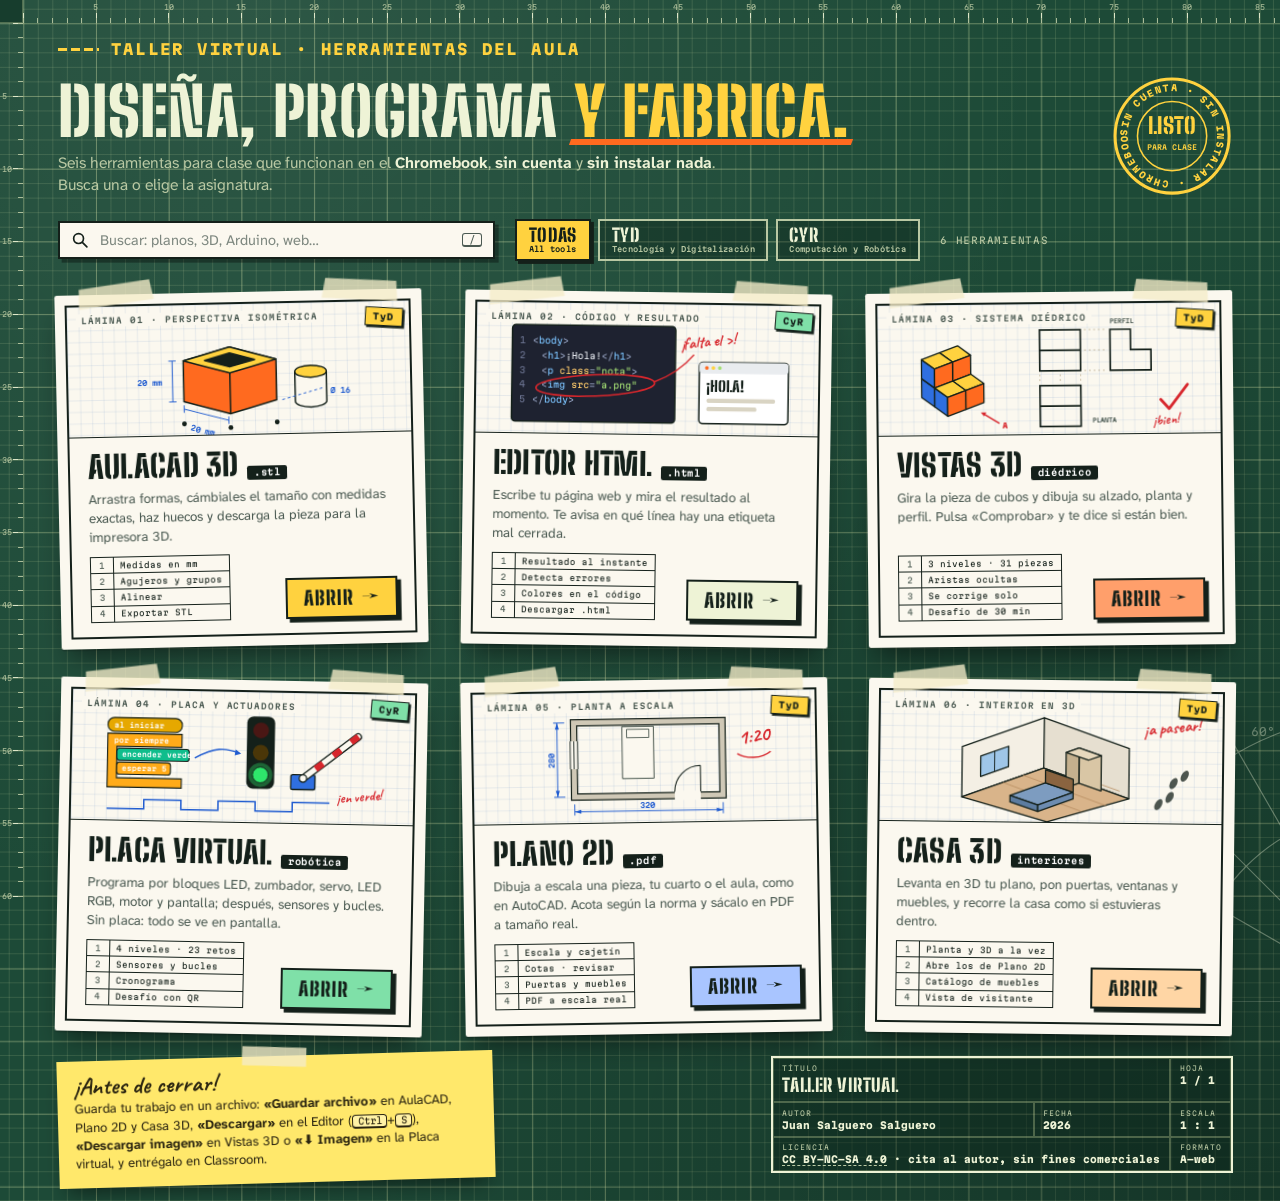
<file: index.html>
<!DOCTYPE html>
<html lang="es">
<head>
<meta charset="utf-8">
<meta name="viewport" content="width=device-width, initial-scale=1">
<meta name="author" content="Juan Salguero Salguero">
<meta name="copyright" content="© 2026 Juan Salguero Salguero · CC BY-NC-SA 4.0">
<title>Taller Virtual · Herramientas del aula</title>
<meta name="description" content="AulaCAD 3D, Plano 2D, Casa 3D y más: herramientas para las clases de Tecnología que funcionan en el Chromebook, sin cuenta y sin instalar nada.">
<meta name="theme-color" content="#1d4a37">
<link rel="icon" href="data:image/svg+xml,%3Csvg xmlns='http://www.w3.org/2000/svg' viewBox='0 0 32 32'%3E%3Crect width='32' height='32' rx='6' fill='%231d4a37'/%3E%3Cpath d='M0 8h32M0 16h32M0 24h32M8 0v32M16 0v32M24 0v32' stroke='%23e8f2b0' stroke-opacity='.25'/%3E%3Cpath d='M9 21l7 3.5 7-3.5v-9l-7-3.5-7 3.5z' fill='%23ffd23f' stroke='%2314201a' stroke-width='1.4'/%3E%3Cpath d='M9 12l7 3.5 7-3.5M16 15.5v9' stroke='%2314201a' stroke-width='1.4' fill='none'/%3E%3C/svg%3E">
<link rel="preconnect" href="https://fonts.googleapis.com">
<link rel="preconnect" href="https://fonts.gstatic.com" crossorigin>
<link href="https://fonts.googleapis.com/css2?family=Atkinson+Hyperlegible+Next:wght@400;700&family=Big+Shoulders+Stencil:wght@700;900&family=Caveat:wght@700&family=Martian+Mono:wght@400;600;800&display=swap" rel="stylesheet">
<style>
  /* ===================================================================
     TALLER VIRTUAL — portada
     Idea: una alfombrilla de corte verde (con reglas en los bordes) sobre la que hay
     dos láminas de dibujo técnico pegadas con cinta, un pósit y el cajetín de autoría.
     Todo se mide en rem, y el rem depende del ancho y del alto de la ventana:
     en un Chromebook (1366×660, o 1366×768 a pantalla completa) cabe entera sin desplazarse.
     =================================================================== */
  :root{
    --mat:#1d4a37; --mat-2:#173d2d; --mat-line:rgba(232,242,176,.13); --mat-line-2:rgba(232,242,176,.28);
    --chalk:#eef3d6; --chalk-2:#b9c8a3;
    --paper:#fbf8ef; --paper-grid:rgba(30,90,180,.09); --ink:#14201a; --ink-2:#4b5a52;
    --blueprint:#1f5bd0; --yellow:#ffd23f; --orange:#ff6a1f; --red:#d7262c; --tape:rgba(245,236,200,.78);
    --display:"Big Shoulders Stencil","Arial Narrow",sans-serif;
    --body:"Atkinson Hyperlegible Next","Atkinson Hyperlegible",system-ui,sans-serif;
    --mono:"Martian Mono",ui-monospace,monospace;
    --hand:"Caveat",cursive;
    font-size:clamp(12px, min(100vw / 88, 100vh / 44), 17px);
  }
  *{box-sizing:border-box}
  html,body{margin:0;min-height:100%}
  body{
    font-family:var(--body);color:var(--chalk);min-height:100vh;
    background-color:var(--mat);
    background-image:
      radial-gradient(ellipse at 20% 0%, rgba(255,255,255,.07), transparent 55%),
      radial-gradient(ellipse at 100% 100%, rgba(0,0,0,.28), transparent 60%),
      linear-gradient(var(--mat-line-2) 1px, transparent 1px),
      linear-gradient(90deg, var(--mat-line-2) 1px, transparent 1px),
      linear-gradient(var(--mat-line) 1px, transparent 1px),
      linear-gradient(90deg, var(--mat-line) 1px, transparent 1px);
    background-size:auto,auto,5rem 5rem,5rem 5rem,1rem 1rem,1rem 1rem;
    background-position:0 0,0 0,1.6rem 1.6rem,1.6rem 1.6rem,1.6rem 1.6rem,1.6rem 1.6rem;
    overflow-x:hidden;
  }
  a{color:inherit}

  /* ---------- reglas en los bordes (como en una alfombrilla de corte) ---------- */
  .ruler{position:fixed;z-index:0;pointer-events:none;color:var(--chalk-2);font-family:var(--mono);font-size:.5rem;opacity:.9}
  .ruler.x{top:0;left:1.6rem;right:0;height:1.6rem;
    background:repeating-linear-gradient(90deg,var(--chalk-2) 0 1px,transparent 1px 1rem) bottom/100% .35rem no-repeat,
               repeating-linear-gradient(90deg,var(--chalk) 0 1px,transparent 1px 5rem) bottom/100% .7rem no-repeat}
  .ruler.y{top:1.6rem;left:0;bottom:0;width:1.6rem;
    background:repeating-linear-gradient(var(--chalk-2) 0 1px,transparent 1px 1rem) right/.35rem 100% no-repeat,
               repeating-linear-gradient(var(--chalk) 0 1px,transparent 1px 5rem) right/.7rem 100% no-repeat}
  .ruler span{position:absolute}
  .ruler.x span{top:.2rem;transform:translateX(-50%)}
  .ruler.y span{left:.15rem;transform:translateY(-50%)}
  .corner{position:fixed;left:0;top:0;width:1.6rem;height:1.6rem;background:var(--mat-2);z-index:1;border-right:1px solid var(--mat-line-2);border-bottom:1px solid var(--mat-line-2)}
  /* transportador de 45° en la esquina inferior derecha */
  .angles{position:fixed;right:-7rem;bottom:-7rem;width:22rem;height:22rem;pointer-events:none;opacity:.35;z-index:0}

  .page{position:relative;z-index:2;max-width:112rem;margin:0 auto;padding:2.8rem 3.2rem 1.2rem 4rem;display:grid;gap:1.6rem 2rem;
    grid-template-columns:minmax(0,1fr) minmax(0,1fr);grid-template-areas:"hero hero" "busca busca" "laminas laminas" "note block";gap:1.5rem 2rem}
  .laminas{grid-area:laminas;display:grid;grid-template-columns:repeat(3,minmax(0,1fr));gap:2.4rem 2.6rem;padding-top:.6rem}
  .vacio{grid-column:1/-1;font-family:var(--hand);font-size:1.9rem;color:var(--yellow);margin:.5rem 0 1rem;transform:rotate(-1.5deg)}

  /* ---------- cabecera ---------- */
  .hero{grid-area:hero;display:flex;align-items:flex-end;justify-content:space-between;gap:2rem}
  .tag{font-family:var(--mono);font-weight:800;font-size:1.02rem;letter-spacing:.16em;text-transform:uppercase;color:var(--yellow);margin:0 0 1.1rem;display:flex;align-items:center;gap:.8rem;line-height:1.2}
  .tag::before{content:"";flex:none;width:2.8rem;height:.24rem;background:repeating-linear-gradient(90deg,var(--yellow) 0 .6rem,transparent .6rem .9rem)}
  h1{font-family:var(--display);font-weight:900;font-size:4.6rem;line-height:.86;padding-top:.12em;letter-spacing:.01em;text-transform:uppercase;margin:0;color:var(--chalk)}
  h1 .hi{color:var(--yellow);position:relative;display:inline-block}
  h1 .hi::after{content:"";position:absolute;left:-.05em;right:-.05em;bottom:-.08em;height:.09em;background:var(--orange);transform:skewX(-20deg);transform-origin:left;animation:line .7s .9s cubic-bezier(.6,0,.2,1) both}
  .lead{font-size:1.08rem;line-height:1.45;color:var(--chalk-2);max-width:46rem;margin:.8rem 0 0}
  .lead b{color:var(--chalk)}
  .stamp{flex:none;width:8.4rem;height:8.4rem;animation:stamp .6s 1.1s cubic-bezier(.3,1.6,.5,1) both}
  .stamp svg{width:100%;height:100%;overflow:visible}

  /* ---------- láminas de dibujo ---------- */
  .sheet{--r:-1.2deg;position:relative;display:flex;flex-direction:column;text-decoration:none;color:var(--ink);background:var(--paper);
    border-radius:.15rem;box-shadow:0 .1rem 0 rgba(0,0,0,.18),0 1.1rem 1.8rem -.6rem rgba(0,0,0,.55);
    transform:rotate(var(--r));transition:transform .25s cubic-bezier(.3,1.4,.5,1),box-shadow .25s;
    animation:drop .7s cubic-bezier(.2,.9,.25,1.15) both}
  .sheet.a{animation-delay:.25s}
  .sheet.b{--r:.8deg;animation-delay:.4s}
  .sheet.c{--r:-.6deg;animation-delay:.55s}
  .sheet.d{--r:1.1deg;animation-delay:.7s}
  .sheet.e{--r:-.9deg;animation-delay:.85s}
  .sheet.f{--r:.7deg;animation-delay:1s}
  .sheet:hover,.sheet:focus-visible{transform:rotate(0) translateY(-.35rem);box-shadow:0 .1rem 0 rgba(0,0,0,.18),0 1.8rem 2.6rem -.6rem rgba(0,0,0,.65)}
  .sheet:focus-visible{outline:.22rem solid var(--yellow);outline-offset:.35rem}
  /* cinta adhesiva */
  .sheet::before,.sheet::after{content:"";position:absolute;top:-.75rem;width:5.2rem;height:1.5rem;background:var(--tape);
    box-shadow:0 .1rem .3rem rgba(0,0,0,.15);clip-path:polygon(3% 8%,97% 0,100% 92%,0 100%);animation:fade .3s both}
  .sheet::before{left:1.6rem;transform:rotate(-6deg)}
  .sheet::after{right:1.6rem;transform:rotate(5deg)}
  .sheet.a::before,.sheet.a::after{animation-delay:.85s}
  .sheet.b::before,.sheet.b::after{animation-delay:1s}
  .sheet.c::before,.sheet.c::after{animation-delay:1.15s}
  .sheet.d::before,.sheet.d::after{animation-delay:1.3s}
  .sheet.e::before,.sheet.e::after{animation-delay:1.45s}
  .sheet.f::before,.sheet.f::after{animation-delay:1.6s}
  /* margen de la lámina */
  .frame{margin:.7rem;border:2px solid var(--ink);display:flex;flex-direction:column;flex:1}
  .art{height:9rem;position:relative;border-bottom:1.5px solid var(--ink);overflow:hidden;
    background-image:linear-gradient(var(--paper-grid) 1px,transparent 1px),linear-gradient(90deg,var(--paper-grid) 1px,transparent 1px);background-size:.8rem .8rem}
  .art svg{position:absolute;inset:0;width:100%;height:100%}
  .view{position:absolute;left:.6rem;top:.5rem;font-family:var(--mono);font-size:.56rem;font-weight:600;letter-spacing:.12em;color:var(--ink-2);background:var(--paper);padding:.1rem .35rem;z-index:1}
  .body{padding:1rem 1.2rem .95rem;display:flex;flex-direction:column;gap:.6rem;flex:1}
  h2{font-family:var(--display);font-weight:900;font-size:2.15rem;flex-wrap:wrap;line-height:.9;text-transform:uppercase;letter-spacing:.01em;margin:0;display:flex;align-items:baseline;gap:.6rem}
  h2 small{font-family:var(--mono);font-weight:600;font-size:.62rem;letter-spacing:.08em;color:#fff;background:var(--ink);padding:.2rem .45rem;border-radius:.15rem;text-transform:lowercase}
  .body p{margin:0;font-size:.92rem;line-height:1.42;color:var(--ink-2)}
  .row{display:flex;flex-wrap:wrap;align-items:flex-end;justify-content:space-between;gap:.7rem;margin-top:auto}
  .row .go{margin-left:auto}
  .sheet[hidden]{display:none}
  /* etiqueta de la asignatura, como una pegatina en la esquina de la lámina */
  .asig{position:absolute;right:1.3rem;top:1.25rem;z-index:2;font-family:var(--mono);font-size:.6rem;font-weight:800;letter-spacing:.12em;padding:.2rem .5rem;border:1.5px solid var(--ink);color:var(--ink);transform:rotate(4deg);box-shadow:.12rem .12rem 0 var(--ink)}
  .asig.tyd{background:var(--yellow)} .asig.cyr{background:#7fe0a8}
  /* buscador: una regla de dibujo con la lupa y las asignaturas como pestañas de cinta */
  .busca{grid-area:busca;display:flex;flex-wrap:wrap;align-items:center;gap:.9rem 1.4rem;animation:fade .6s .2s both}
  .campo-busca{flex:1 1 20rem;max-width:30rem;display:flex;align-items:center;gap:.6rem;background:var(--paper);border:2px solid var(--ink);box-shadow:.25rem .25rem 0 rgba(0,0,0,.35);padding:.45rem .75rem;color:var(--ink)}
  .campo-busca svg{width:1.25rem;height:1.25rem;flex:none}
  .campo-busca input{flex:1;min-width:0;border:0;background:transparent;font:inherit;font-size:1rem;color:var(--ink);outline:none}
  .campo-busca input::placeholder{color:#7d877f}
  .campo-busca kbd{font-family:var(--mono);font-size:.65rem;border:1px solid var(--ink-2);border-bottom-width:2px;border-radius:.2rem;padding:0 .35rem;color:var(--ink-2)}
  .campo-busca:focus-within{outline:.2rem solid var(--yellow);outline-offset:.2rem}
  .filtros{display:flex;gap:.5rem;flex-wrap:wrap}
  .filtros button{font:inherit;cursor:pointer;display:flex;flex-direction:column;align-items:flex-start;gap:.1rem;padding:.35rem .8rem .4rem;border:2px solid var(--chalk-2);background:rgba(10,30,22,.35);color:var(--chalk);font-family:var(--display);font-weight:900;font-size:1.25rem;letter-spacing:.04em;text-transform:uppercase;line-height:1;transition:transform .15s,background .15s}
  .filtros button small{font-family:var(--mono);font-weight:600;font-size:.52rem;letter-spacing:.04em;text-transform:none;color:var(--chalk-2)}
  .filtros button:hover{transform:translateY(-.1rem);border-color:var(--chalk)}
  .filtros button.on{background:var(--yellow);border-color:var(--ink);color:var(--ink);box-shadow:.2rem .2rem 0 var(--ink)}
  .filtros button.on small{color:var(--ink)}
  .filtros button[data-f="cyr"].on{background:#7fe0a8}
  .filtros button:focus-visible{outline:.2rem solid var(--yellow);outline-offset:.2rem}
  .cuenta{font-family:var(--mono);font-size:.65rem;color:var(--chalk-2);letter-spacing:.08em;text-transform:uppercase}
  @media (max-width:1100px){ .laminas{grid-template-columns:repeat(2,minmax(0,1fr))} }
  /* lista de características, como una lista de piezas */
  .parts{border-collapse:collapse;font-family:var(--mono);font-size:.55rem;color:var(--ink)}
  .parts td{border:1px solid var(--ink);padding:.18rem .45rem;white-space:nowrap}
  .parts td:first-child{color:var(--ink-2);width:1.6rem;text-align:center}
  .go{display:inline-flex;align-items:center;gap:.6rem;font-family:var(--display);font-weight:900;font-size:1.35rem;text-transform:uppercase;letter-spacing:.04em;
    padding:.5rem 1.1rem .45rem;border:2px solid var(--ink);color:var(--ink);background:var(--yellow);box-shadow:.25rem .25rem 0 var(--ink);transition:transform .15s,box-shadow .15s}
  .sheet.b .go{background:var(--chalk)}
  .sheet.c .go{background:#ff9f6b}
  .sheet.d .go{background:#7fe0a8}
  .sheet.e .go{background:#a9c5ff}
  .sheet.f .go{background:#ffd6a5}
  .go i{font-style:normal;transition:transform .2s}
  .sheet:hover .go{transform:translate(-.1rem,-.1rem);box-shadow:.35rem .35rem 0 var(--ink)}
  .sheet:hover .go i{transform:translateX(.35rem)}

  /* ---------- pósit ---------- */
  .note{grid-area:note;justify-self:start;align-self:start;position:relative;max-width:30rem;background:#ffe86b;color:#2a2410;padding:.9rem 1.2rem 1rem;
    transform:rotate(-1.6deg);box-shadow:0 .9rem 1.4rem -.6rem rgba(0,0,0,.55);animation:drop .6s .6s cubic-bezier(.2,.9,.25,1.15) both;--r:-1.6deg}
  .note::before{content:"";position:absolute;top:-.6rem;left:50%;width:4.4rem;height:1.3rem;margin-left:-2.2rem;background:var(--tape);transform:rotate(3deg)}
  .note h3{font-family:var(--hand);font-weight:700;font-size:1.65rem;margin:0 0 .15rem;line-height:1}
  .note p{margin:0;font-size:.9rem;line-height:1.4}
  .note kbd{font-family:var(--mono);font-size:.7em;border:1px solid #2a2410;border-bottom-width:2px;border-radius:.25rem;padding:0 .3rem;background:rgba(255,255,255,.4)}

  /* ---------- cajetín (autoría y licencia) ---------- */
  .block{grid-area:block;justify-self:end;align-self:start;display:grid;grid-template-columns:auto auto auto;border:2px solid var(--chalk);color:var(--chalk);
    font-family:var(--mono);font-size:.56rem;animation:fade .6s 1.2s both;background:rgba(10,30,22,.35)}
  .block > div{border:1px solid var(--mat-line-2);padding:.35rem .6rem;display:flex;flex-direction:column;gap:.15rem}
  .block small{font-size:.48rem;letter-spacing:.14em;text-transform:uppercase;color:var(--chalk-2)}
  .block b{font-weight:800;font-size:.66rem}
  .block .wide{grid-column:span 2}
  .block .title b{font-family:var(--display);font-weight:900;font-size:1.25rem;letter-spacing:.03em;text-transform:uppercase}
  .block a{text-decoration:none;border-bottom:1px dashed var(--chalk-2)}
  .block a:hover{color:var(--yellow);border-color:var(--yellow)}

  @keyframes drop{from{opacity:0;transform:translateY(-2.2rem) rotate(calc(var(--r) * -3)) scale(1.03)}to{opacity:1;transform:rotate(var(--r))}}
  @keyframes fade{from{opacity:0}to{opacity:1}}
  @keyframes line{from{transform:skewX(-20deg) scaleX(0)}to{transform:skewX(-20deg) scaleX(1)}}
  @keyframes stamp{from{opacity:0;transform:scale(1.8) rotate(-30deg)}to{opacity:1;transform:scale(1) rotate(-8deg)}}
  .hero > div{animation:fade .6s both}
  @keyframes draw{to{stroke-dashoffset:0}}
  .ink{stroke-dasharray:400;stroke-dashoffset:400;animation:draw 1.4s 1s ease-out forwards}

  /* ---------- pantallas estrechas ---------- */
  @media (max-width:760px){
    :root{font-size:14px}
    .page{grid-template-columns:minmax(0,1fr);grid-template-areas:"hero" "busca" "laminas" "note" "block";padding:2.6rem 1.2rem 1.5rem 2.4rem}
    .hero > div{min-width:0}
    .tag{letter-spacing:.08em;flex-wrap:wrap}
    .row{flex-direction:column;align-items:stretch}
    .laminas{grid-template-columns:minmax(0,1fr)}
    .campo-busca{max-width:none}
    .parts td{white-space:normal}
    .go{justify-content:center}
    .art{height:9.5rem}
    .hero{flex-direction:column;align-items:flex-start}
    .stamp{display:none}
    h1{font-size:3.1rem}
    .block{justify-self:stretch}
  }
  /* en pantallas anchas el titular va en una sola línea para que quepan el titular entero */
  @media (min-width:761px){ h1 br{display:none} }
  @media (prefers-reduced-motion:reduce){*,*::before,*::after{animation:none !important;transition:none !important}.ink{stroke-dashoffset:0}}
</style>
</head>
<body>
<div class="corner" aria-hidden="true"></div>
<div class="ruler x" aria-hidden="true"></div>
<div class="ruler y" aria-hidden="true"></div>
<svg class="angles" viewBox="0 0 200 200" aria-hidden="true">
  <g fill="none" stroke="#eef3d6" stroke-width=".7">
    <circle cx="200" cy="200" r="60"/><circle cx="200" cy="200" r="120"/><circle cx="200" cy="200" r="180"/>
    <path d="M200 200L0 200M200 200L26 100M200 200L100 26M200 200L200 0M200 200L58 58"/>
  </g>
  <g font-family="Martian Mono, monospace" font-size="7" fill="#eef3d6"><text x="62" y="70">45°</text><text x="30" y="122">30°</text><text x="118" y="34">60°</text></g>
</svg>

<div class="page">
  <header class="hero">
    <div>
      <p class="tag">Taller Virtual · Herramientas del aula</p>
      <h1>Diseña, programa <br><span class="hi">y fabrica.</span></h1>
      <p class="lead">Seis herramientas para clase que funcionan en el <b>Chromebook</b>, <b>sin cuenta</b> y <b>sin instalar nada</b>. Busca una o elige la asignatura.</p>
    </div>
    <div class="stamp" aria-label="Funciona en Chromebook y Linux, sin iniciar sesión y se guarda solo">
      <svg viewBox="0 0 120 120" aria-hidden="true">
        <defs><path id="circ" d="M60 60m-44 0a44 44 0 1 1 88 0a44 44 0 1 1-88 0"/></defs>
        <circle cx="60" cy="60" r="56" fill="none" stroke="#ffd23f" stroke-width="3"/>
        <circle cx="60" cy="60" r="34" fill="none" stroke="#ffd23f" stroke-width="1.5"/>
        <text font-family="Martian Mono, monospace" font-size="8.6" font-weight="800" fill="#ffd23f" letter-spacing="1.6"><textPath href="#circ">SIN CUENTA · SIN INSTALAR · CHROMEBOOK ·</textPath></text>
        <text x="60" y="58" text-anchor="middle" font-family="Big Shoulders Stencil, sans-serif" font-weight="900" font-size="22" fill="#ffd23f">LISTO</text>
        <text x="60" y="74" text-anchor="middle" font-family="Martian Mono, monospace" font-weight="600" font-size="7" fill="#ffd23f">PARA CLASE</text>
      </svg>
    </div>
  </header>

  <!-- Buscador y filtro por asignatura (se puede enlazar directamente: …/#tyd o …/#cyr) -->
  <div class="busca" role="search">
    <label class="campo-busca"><svg viewBox="0 0 24 24" fill="none" stroke="currentColor" stroke-width="2.2" stroke-linecap="round" aria-hidden="true"><circle cx="10" cy="10" r="6.5"/><path d="M15 15l6 6"/></svg><input id="q" type="search" placeholder="Buscar: planos, 3D, Arduino, web…" aria-label="Buscar una herramienta" autocomplete="off" spellcheck="false"><kbd>/</kbd></label>
    <div class="filtros" role="group" aria-label="Asignatura">
      <button type="button" data-f="todas" class="on" aria-pressed="true">Todas<small>All tools</small></button>
      <button type="button" data-f="tyd" aria-pressed="false">TyD<small>Tecnología y Digitalización</small></button>
      <button type="button" data-f="cyr" aria-pressed="false">CyR<small>Computación y Robótica</small></button>
    </div>
    <span class="cuenta" id="cuenta" aria-live="polite">6 herramientas</span>
  </div>

  <div class="laminas" id="laminas">
  <!-- Lámina 01: AulaCAD 3D -->
  <a class="sheet a" href="https://jsalsal003.github.io/aulacad/" data-asig="tyd" data-buscar="diseño 3d impresión impresora stl tinkercad pieza modelado">
    <span class="asig tyd" title="Tecnología y Digitalización">TyD</span>
    <div class="frame">
      <div class="art" aria-hidden="true">
        <span class="view">LÁMINA 01 · PERSPECTIVA ISOMÉTRICA</span>
        <svg viewBox="0 0 360 140" preserveAspectRatio="xMidYMid meet">
          <!-- caja con hueco -->
          <g stroke="#14201a" stroke-width="1.6" stroke-linejoin="round">
            <path d="M120 104 L170 118 L220 104 L220 60 L170 46 L120 60 Z" fill="#ff6a1f"/>
            <path d="M120 60 L170 74 L220 60 L170 46 Z" fill="#ffd23f"/>
            <path d="M170 74 L170 118" fill="none"/>
            <path d="M143 60 L170 67.5 L197 60 L170 52.5 Z" fill="#14201a"/>
          </g>
          <!-- cilindro -->
          <g stroke="#14201a" stroke-width="1.6">
            <path d="M240 74 v32 a17 6.5 0 0 0 34 0 v-32" fill="#fbf8ef"/>
            <ellipse cx="257" cy="74" rx="17" ry="6.5" fill="#ffd23f"/>
          </g>
          <!-- cotas en tinta azul -->
          <g class="ink" stroke="#1f5bd0" stroke-width="1" fill="none">
            <path d="M108 104 L108 60 M104 104 h8 M104 60 h8"/>
            <path d="M120 112 L168 125 M120 108 v8 M168 121 v8"/>
            <path d="M226 104 L270 92" stroke-dasharray="3 3"/>
          </g>
          <g font-family="Martian Mono, monospace" font-size="8" font-weight="600" fill="#1f5bd0">
            <text x="70" y="86">20 mm</text>
            <text x="126" y="135" transform="rotate(15 126 135)">20 mm</text>
            <text x="278" y="98">Ø 16</text>
          </g>
          <!-- puntos de alinear -->
          <g fill="#14201a"><circle cx="120" cy="128" r="2.6"/><circle cx="170" cy="133" r="2.6"/><circle cx="220" cy="128" r="2.6"/></g>
        </svg>
      </div>
      <div class="body">
        <h2>AulaCAD 3D <small>.stl</small></h2>
        <p>Arrastra formas, cámbiales el tamaño con medidas exactas, haz huecos y descarga la pieza para la impresora 3D.</p>
        <div class="row">
          <table class="parts" aria-label="Características">
            <tr><td>1</td><td>Medidas en mm</td></tr>
            <tr><td>2</td><td>Agujeros y grupos</td></tr>
            <tr><td>3</td><td>Alinear</td></tr>
            <tr><td>4</td><td>Exportar STL</td></tr>
          </table>
          <span class="go">Abrir <i>→</i></span>
        </div>
      </div>
    </div>
  </a>

  <!-- Lámina 02: Editor HTML -->
  <a class="sheet b" href="https://jsalsal003.github.io/editor-html/" data-asig="cyr" data-buscar="web página html css etiquetas código programación">
    <span class="asig cyr" title="Computación y Robótica">CyR</span>
    <div class="frame">
      <div class="art" aria-hidden="true">
        <span class="view">LÁMINA 02 · CÓDIGO Y RESULTADO</span>
        <svg viewBox="0 0 360 140" preserveAspectRatio="xMidYMid meet" font-family="Martian Mono, monospace" font-size="9.5">
          <rect x="34" y="24" width="176" height="104" rx="4" fill="#1e2230" stroke="#14201a" stroke-width="1.6"/>
          <g fill="#6b7390"><text x="42" y="44">1</text><text x="42" y="60">2</text><text x="42" y="76">3</text><text x="42" y="92">4</text><text x="42" y="108">5</text></g>
          <text x="56" y="44"><tspan fill="#9aa7c7">&lt;</tspan><tspan fill="#7cc4ff">body</tspan><tspan fill="#9aa7c7">&gt;</tspan></text>
          <text x="66" y="60"><tspan fill="#9aa7c7">&lt;</tspan><tspan fill="#7cc4ff">h1</tspan><tspan fill="#9aa7c7">&gt;</tspan><tspan fill="#e6e9ef">¡Hola!</tspan><tspan fill="#9aa7c7">&lt;/</tspan><tspan fill="#7cc4ff">h1</tspan><tspan fill="#9aa7c7">&gt;</tspan></text>
          <text x="66" y="76"><tspan fill="#9aa7c7">&lt;</tspan><tspan fill="#7cc4ff">p</tspan> <tspan fill="#ffcb6b">class</tspan><tspan fill="#9aa7c7">=</tspan><tspan fill="#a5e075">"nota"</tspan><tspan fill="#9aa7c7">&gt;</tspan></text>
          <text x="66" y="92"><tspan fill="#9aa7c7">&lt;</tspan><tspan fill="#7cc4ff">img</tspan> <tspan fill="#ffcb6b">src</tspan><tspan fill="#9aa7c7">=</tspan><tspan fill="#a5e075">"a.png"</tspan></text>
          <text x="56" y="108"><tspan fill="#9aa7c7">&lt;/</tspan><tspan fill="#7cc4ff">body</tspan><tspan fill="#9aa7c7">&gt;</tspan></text>
          <!-- corrección con boli rojo -->
          <ellipse class="ink" cx="124" cy="88.5" rx="64" ry="11.5" fill="none" stroke="#d7262c" stroke-width="1.8" transform="rotate(-3 124 88.5)"/>
          <path class="ink" d="M187 84 C 208 76, 220 66, 230 54" fill="none" stroke="#d7262c" stroke-width="1.6"/>
          <text x="216" y="48" font-family="Caveat, cursive" font-weight="700" font-size="17" fill="#d7262c" transform="rotate(-6 216 48)">¡falta el &gt;!</text>
          <!-- resultado -->
          <rect x="236" y="62" width="96" height="66" rx="4" fill="#fff" stroke="#14201a" stroke-width="1.6"/>
          <rect x="236" y="62" width="96" height="12" rx="4" fill="#e9ecef"/>
          <circle cx="244" cy="68" r="2" fill="#ff6a1f"/><circle cx="251" cy="68" r="2" fill="#ffd23f"/><circle cx="258" cy="68" r="2" fill="#a5e075"/>
          <text x="244" y="94" font-family="Big Shoulders Stencil, sans-serif" font-weight="900" font-size="16" fill="#14201a">¡HOLA!</text>
          <rect x="244" y="101" width="74" height="4.5" rx="2" fill="#d9d4c3"/><rect x="244" y="110" width="54" height="4.5" rx="2" fill="#d9d4c3"/>
        </svg>
      </div>
      <div class="body">
        <h2>Editor HTML <small>.html</small></h2>
        <p>Escribe tu página web y mira el resultado al momento. Te avisa en qué línea hay una etiqueta mal cerrada.</p>
        <div class="row">
          <table class="parts" aria-label="Características">
            <tr><td>1</td><td>Resultado al instante</td></tr>
            <tr><td>2</td><td>Detecta errores</td></tr>
            <tr><td>3</td><td>Colores en el código</td></tr>
            <tr><td>4</td><td>Descargar .html</td></tr>
          </table>
          <span class="go">Abrir <i>→</i></span>
        </div>
      </div>
    </div>
  </a>

  <!-- Lámina 03: Vistas 3D -->
  <a class="sheet c" href="https://jsalsal003.github.io/vistas3d/" data-asig="tyd" data-buscar="diédrico vistas alzado planta perfil dibujo técnico cubos">
    <span class="asig tyd" title="Tecnología y Digitalización">TyD</span>
    <div class="frame">
      <div class="art" aria-hidden="true">
        <span class="view">LÁMINA 03 · SISTEMA DIÉDRICO</span>
        <svg viewBox="0 0 360 140" preserveAspectRatio="xMidYMid meet" font-family="Martian Mono, monospace">
          <!-- pieza escalonada en perspectiva -->
          <g stroke="#14201a" stroke-width="1.4" stroke-linejoin="round" transform="translate(-6 4)">
            <path d="M62.5 105.7 L62.5 85.3 L48.5 75.1 L48.5 95.5 Z" fill="#2f6fe0"/>
            <path d="M82.0 57.5 L101.5 50.3 L87.6 40.0 L68.1 47.3 Z" fill="#ffd23f"/>
            <path d="M82.0 78.0 L101.5 70.7 L101.5 50.3 L82.0 57.5 Z" fill="#ff6a1f"/>
            <path d="M95.9 88.2 L115.5 80.9 L101.5 70.7 L82.0 78.0 Z" fill="#ffd23f"/>
            <path d="M95.9 108.7 L115.5 101.4 L115.5 80.9 L95.9 88.2 Z" fill="#ff6a1f"/>
            <path d="M62.5 85.3 L62.5 64.8 L48.5 54.6 L48.5 75.1 Z" fill="#2f6fe0"/>
            <path d="M62.5 64.8 L82.0 57.5 L68.1 47.3 L48.5 54.6 Z" fill="#ffd23f"/>
            <path d="M62.5 85.3 L82.0 78.0 L82.0 57.5 L62.5 64.8 Z" fill="#ff6a1f"/>
            <path d="M76.4 116.0 L76.4 95.5 L62.5 85.3 L62.5 105.7 Z" fill="#2f6fe0"/>
            <path d="M76.4 95.5 L95.9 88.2 L82.0 78.0 L62.5 85.3 Z" fill="#ffd23f"/>
            <path d="M76.4 116.0 L95.9 108.7 L95.9 88.2 L76.4 95.5 Z" fill="#ff6a1f"/>
          </g>
          <path d="M126 128 L108 117" stroke="#d7262c" stroke-width="1.6"/><path d="M106 116 l6 0 l-2.5 4.5 z" fill="#d7262c"/>
          <text x="129" y="134" font-size="8" font-weight="800" fill="#d7262c">A</text>
          <!-- vistas en sistema europeo: alzado | perfil izquierdo / planta -->
          <g stroke="#14201a" stroke-width="1.8" fill="none">
            <rect x="170" y="28" width="44" height="44"/><path d="M170 50 h44"/>
            <path d="M246 72 h44 v-22 h-22 v-22 h-22 z"/>
            <rect x="170" y="88" width="44" height="44"/><path d="M170 110 h44"/>
          </g>
          <g stroke="#b9a98a" stroke-width=".8" stroke-dasharray="2 3"><path d="M218 28 H242 M218 50 H242 M218 72 H242 M170 76 V84 M192 76 V84 M214 76 V84"/></g>
          <g font-size="6.5" font-weight="600" fill="#4b5a52"><text x="170" y="22">ALZADO</text><text x="246" y="22">PERFIL</text><text x="170" y="84" dy="-0.5" opacity="0">.</text></g>
          <text x="226" y="128" font-size="6.5" font-weight="600" fill="#4b5a52">PLANTA</text>
          <!-- visto bueno con lápiz rojo -->
          <path class="ink" d="M300 104 l9 10 l20 -26" fill="none" stroke="#d7262c" stroke-width="3" stroke-linecap="round" stroke-linejoin="round"/>
          <text x="292" y="132" font-family="Caveat, cursive" font-weight="700" font-size="15" fill="#d7262c" transform="rotate(-6 292 132)">¡bien!</text>
        </svg>
      </div>
      <div class="body">
        <h2>Vistas 3D <small>diédrico</small></h2>
        <p>Gira la pieza de cubos y dibuja su alzado, planta y perfil. Pulsa «Comprobar» y te dice si están bien.</p>
        <div class="row">
          <table class="parts" aria-label="Características">
            <tr><td>1</td><td>3 niveles · 31 piezas</td></tr>
            <tr><td>2</td><td>Aristas ocultas</td></tr>
            <tr><td>3</td><td>Se corrige solo</td></tr>
            <tr><td>4</td><td>Desafío de 30 min</td></tr>
          </table>
          <span class="go">Abrir <i>→</i></span>
        </div>
      </div>
    </div>
  </a>

  <!-- Lámina 04: Placa virtual -->
  <a class="sheet d" href="https://jsalsal003.github.io/placa/" data-asig="cyr" data-buscar="arduino bitbloq bloques programar led sensores zumbador servo robótica placa">
    <span class="asig cyr" title="Computación y Robótica">CyR</span>
    <div class="frame">
      <div class="art" aria-hidden="true">
        <span class="view">LÁMINA 04 · PLACA Y ACTUADORES</span>
        <svg viewBox="0 0 360 140" preserveAspectRatio="xMidYMid meet" font-family="Martian Mono, monospace">
          <!-- programa por bloques -->
          <g font-size="7.5" font-weight="600" fill="#fff">
            <rect x="34" y="30" width="80" height="15" rx="7" fill="#e6a800" stroke="#14201a" stroke-width="1.2"/><text x="41" y="40.5">al iniciar</text>
            <path d="M34 47h80v14H44v34h70v10H34z" fill="#ffab19" stroke="#14201a" stroke-width="1.2"/><text x="41" y="57">por siempre</text>
            <rect x="44" y="63" width="78" height="13" rx="3" fill="#0fbd8c" stroke="#14201a" stroke-width="1.2"/><text x="49" y="72.5">encender verde</text>
            <rect x="44" y="78" width="58" height="13" rx="3" fill="#ffab19" stroke="#14201a" stroke-width="1.2"/><text x="49" y="87.5">esperar 5 s</text>
          </g>
          <path class="ink" d="M128 72 C 150 60, 160 60, 176 66" fill="none" stroke="#1f5bd0" stroke-width="1.4" stroke-dasharray="3 3"/>
          <path d="M172 62l6 4.5-7 2z" fill="#1f5bd0"/>
          <!-- semáforo -->
          <rect x="184" y="26" width="30" height="78" rx="7" fill="#14201a"/>
          <circle cx="199" cy="41" r="8.5" fill="#4a1714"/><circle cx="199" cy="65" r="8.5" fill="#4a3608"/>
          <circle cx="199" cy="89" r="13" fill="#2ee66b" opacity=".35"/><circle cx="199" cy="89" r="8.5" fill="#2ee66b" stroke="#14201a" stroke-width="1"/>
          <!-- servo con barrera -->
          <g stroke="#14201a" stroke-width="1.4">
            <rect x="232" y="88" width="26" height="16" rx="2" fill="#2f6fe0"/>
            <g transform="rotate(-38 245 92)"><rect x="245" y="88.5" width="78" height="7" rx="3.5" fill="#fbf8ef"/>
              <path d="M262 88.5h10v7h-10zM286 88.5h10v7h-10zM310 88.5h10v7h-10z" fill="#d7262c" stroke="none"/></g>
            <circle cx="245" cy="92" r="4" fill="#fbf8ef"/>
          </g>
          <!-- cronograma -->
          <path class="ink" d="M34 128 h40 v-10 h40 v10 h40 v-10 h40 v10 h40 v-10 h40" fill="none" stroke="#1f5bd0" stroke-width="1.6"/>
          <text x="282" y="118" font-family="Caveat, cursive" font-weight="700" font-size="15" fill="#d7262c" transform="rotate(-6 282 118)">¡en verde!</text>
        </svg>
      </div>
      <div class="body">
        <h2>Placa virtual <small>robótica</small></h2>
        <p>Programa por bloques LED, zumbador, servo, LED RGB, motor y pantalla; después, sensores y bucles. Sin placa: todo se ve en pantalla.</p>
        <div class="row">
          <table class="parts" aria-label="Características">
            <tr><td>1</td><td>4 niveles · 23 retos</td></tr>
            <tr><td>2</td><td>Sensores y bucles</td></tr>
            <tr><td>3</td><td>Cronograma</td></tr>
            <tr><td>4</td><td>Desafío con QR</td></tr>
          </table>
          <span class="go">Abrir <i>→</i></span>
        </div>
      </div>
    </div>
  </a>

  <!-- Lámina 05: Plano 2D -->
  <a class="sheet e" href="https://jsalsal003.github.io/plano2d/" data-asig="tyd" data-buscar="autocad plano escala cotas acotar dibujo técnico vivienda dormitorio pdf">
    <span class="asig tyd" title="Tecnología y Digitalización">TyD</span>
    <div class="frame">
      <div class="art" aria-hidden="true">
        <span class="view">LÁMINA 05 · PLANTA A ESCALA</span>
        <svg viewBox="0 0 360 140" preserveAspectRatio="xMidYMid meet" font-family="Martian Mono, monospace">
          <!-- habitación: paredes con su grosor -->
          <path d="M104 32h160v80H104z" fill="none" stroke="#14201a" stroke-width="8"/>
          <path d="M104 32h160v80H104z" fill="none" stroke="#cfc8b6" stroke-width="5.4"/>
          <!-- ventana en la pared izquierda -->
          <rect x="99" y="52" width="10" height="30" fill="#fbf8ef"/>
          <path d="M100 52v30M108 52v30M104 52v30" stroke="#14201a" stroke-width="1"/>
          <!-- puerta en la pared de abajo -->
          <rect x="212" y="107" width="28" height="10" fill="#fbf8ef"/>
          <path d="M240 108V80M240 80a28 28 0 0 0-28 28" fill="none" stroke="#14201a" stroke-width="1.1"/>
          <!-- cama -->
          <rect x="156" y="37" width="34" height="56" fill="#fbf8ef" stroke="#3d4b44" stroke-width="1"/>
          <rect x="161" y="40" width="24" height="9" fill="none" stroke="#3d4b44" stroke-width=".9"/>
          <!-- cotas en tinta azul -->
          <g class="ink" stroke="#1f5bd0" stroke-width="1" fill="none">
            <path d="M104 120v12M264 120v12M104 128h160"/>
            <path d="M94 32H82M94 112H82M86 32v80"/>
          </g>
          <path d="M104 128l7-2.2v4.4zM264 128l-7-2.2v4.4zM86 32l-2.2 7h4.4zM86 112l-2.2-7h4.4z" fill="#1f5bd0"/>
          <g font-size="8" font-weight="600" fill="#1f5bd0"><text x="174" y="125">320</text><text x="83" y="81" transform="rotate(-90 83 81)">280</text></g>
          <text x="282" y="58" font-family="Caveat, cursive" font-weight="700" font-size="22" fill="#d7262c" transform="rotate(-8 282 58)">1:20</text>
          <path class="ink" d="M280 68 c 10 6, 26 6, 36 -2" fill="none" stroke="#d7262c" stroke-width="1.6"/>
        </svg>
      </div>
      <div class="body">
        <h2>Plano 2D <small>.pdf</small></h2>
        <p>Dibuja a escala una pieza, tu cuarto o el aula, como en AutoCAD. Acota según la norma y sácalo en PDF a tamaño real.</p>
        <div class="row">
          <table class="parts" aria-label="Características">
            <tr><td>1</td><td>Escala y cajetín</td></tr>
            <tr><td>2</td><td>Cotas · revisar</td></tr>
            <tr><td>3</td><td>Puertas y muebles</td></tr>
            <tr><td>4</td><td>PDF a escala real</td></tr>
          </table>
          <span class="go">Abrir <i>→</i></span>
        </div>
      </div>
    </div>
  </a>

  <!-- Lámina 06: Casa 3D -->
  <a class="sheet f" href="https://jsalsal003.github.io/casa3d/" data-asig="tyd" data-buscar="vivienda casa interiores muebles habitación planos sweet home 3d">
    <span class="asig tyd" title="Tecnología y Digitalización">TyD</span>
    <div class="frame">
      <div class="art" aria-hidden="true">
        <span class="view">LÁMINA 06 · INTERIOR EN 3D</span>
        <svg viewBox="0 0 360 140" preserveAspectRatio="xMidYMid meet">
          <g stroke="#14201a" stroke-width="1.4" stroke-linejoin="round">
            <!-- dos paredes y el suelo de parqué -->
            <path d="M84 84V30L172 -2V52Z" fill="#f4efe4" transform="translate(0 30)"/>
            <path d="M172 82V28L264 60V114Z" fill="#e6dfd0"/>
            <path d="M172 82L84 114L176 140L264 114Z" fill="#d9b48a" transform="translate(0 -0)"/>
            <path d="M150 90L240 122M128 98L212 128M196 86L254 106" stroke="#b58a5e" stroke-width=".8"/>
            <!-- ventana -->
            <path d="M104 92V70L134 59V81Z" fill="#9fc6e8"/>
            <path d="M119 64V86" stroke-width="1"/>
            <!-- armario -->
            <path d="M210 98V60l24 8v38z" fill="#d9c6a5"/>
            <path d="M210 98l-14 5V65l14-5z" fill="#c4b08e"/>
            <path d="M196 65l14-5 24 8-14 5z" fill="#e8d9bd"/>
            <!-- cama -->
            <path d="M136 112l38-14 30 10-38 14z" fill="#7d9cc0"/>
            <path d="M136 112v7l30 10v-7z" fill="#5d7ca0"/>
            <path d="M166 122v7l38-14v-7z" fill="#6d8cb0"/>
            <path d="M174 98v-14l30 10v14z" fill="#8a6440"/>
          </g>
          <!-- huellas: vista de visitante -->
          <g fill="#14201a" opacity=".75">
            <ellipse cx="296" cy="120" rx="3.6" ry="6.5" transform="rotate(30 296 120)"/><ellipse cx="308" cy="112" rx="3.6" ry="6.5" transform="rotate(30 308 112)"/>
            <ellipse cx="312" cy="97" rx="3.6" ry="6.5" transform="rotate(30 312 97)"/><ellipse cx="324" cy="89" rx="3.6" ry="6.5" transform="rotate(30 324 89)"/>
          </g>
          <text x="280" y="46" font-family="Caveat, cursive" font-weight="700" font-size="18" fill="#d7262c" transform="rotate(-6 280 46)">¡a pasear!</text>
        </svg>
      </div>
      <div class="body">
        <h2>Casa 3D <small>interiores</small></h2>
        <p>Levanta en 3D tu plano, pon puertas, ventanas y muebles, y recorre la casa como si estuvieras dentro.</p>
        <div class="row">
          <table class="parts" aria-label="Características">
            <tr><td>1</td><td>Planta y 3D a la vez</td></tr>
            <tr><td>2</td><td>Abre los de Plano 2D</td></tr>
            <tr><td>3</td><td>Catálogo de muebles</td></tr>
            <tr><td>4</td><td>Vista de visitante</td></tr>
          </table>
          <span class="go">Abrir <i>→</i></span>
        </div>
      </div>
    </div>
  </a>

  <p class="vacio" id="vacio" hidden></p>
  </div>

  <aside class="note">
    <h3>¡Antes de cerrar!</h3>
    <p>Guarda tu trabajo en un archivo: <b>«Guardar archivo»</b> en AulaCAD, Plano 2D y Casa 3D, <b>«Descargar»</b> en el Editor (<kbd>Ctrl</kbd>+<kbd>S</kbd>), <b>«Descargar imagen»</b> en Vistas 3D o <b>«⬇ Imagen»</b> en la Placa virtual, y entrégalo en Classroom.</p>
  </aside>

  <footer class="block" aria-label="Autoría y licencia">
    <div class="wide title"><small>Título</small><b>Taller Virtual</b></div>
    <div><small>Hoja</small><b>1 / 1</b></div>
    <div><small>Autor</small><b>Juan Salguero Salguero</b></div>
    <div><small>Fecha</small><b>2026</b></div>
    <div><small>Escala</small><b>1 : 1</b></div>
    <div class="wide"><small>Licencia</small><b><a href="https://creativecommons.org/licenses/by-nc-sa/4.0/deed.es" target="_blank" rel="noopener license">CC BY-NC-SA 4.0</a> · cita al autor, sin fines comerciales</b></div>
    <div><small>Formato</small><b>A-web</b></div>
  </footer>
</div>

<script>
  // Números de las reglas (cada 5 rem = una marca grande)
  (function () {
    var rem = parseFloat(getComputedStyle(document.documentElement).fontSize);
    function fill(el, horiz) {
      el.innerHTML = '';
      var len = horiz ? innerWidth : innerHeight, step = rem * 5;
      for (var i = 1; i * step < len; i++) {
        var s = document.createElement('span'); s.textContent = i * 5;
        s.style[horiz ? 'left' : 'top'] = (i * step) + 'px';
        el.appendChild(s);
      }
    }
    function all() { rem = parseFloat(getComputedStyle(document.documentElement).fontSize); fill(document.querySelector('.ruler.x'), true); fill(document.querySelector('.ruler.y'), false); }
    all(); addEventListener('resize', all);
  })();
</script>
<script>
  // Buscador y filtro por asignatura. El filtro elegido se recuerda en este navegador y se puede enlazar con #tyd o #cyr.
  (function () {
    var q = document.getElementById('q'), botones = [].slice.call(document.querySelectorAll('.filtros button'));
    var laminas = [].slice.call(document.querySelectorAll('.laminas .sheet')), cuenta = document.getElementById('cuenta'), vacio = document.getElementById('vacio');
    var NOMBRES = { tyd: 'Tecnología y Digitalización', cyr: 'Computación y Robótica' };
    var filtro = 'todas';
    function normal(t) { return String(t).toLowerCase().normalize('NFD').replace(/[\u0300-\u036f]/g, ''); }
    laminas.forEach(function (l) { l._texto = normal(l.textContent + ' ' + (l.dataset.buscar || '') + ' ' + (NOMBRES[l.dataset.asig] || '') + ' ' + l.dataset.asig); });
    function aplicar(guardar) {
      var palabras = normal(q.value).split(/\s+/).filter(Boolean), n = 0;
      laminas.forEach(function (l) {
        var ok = (filtro === 'todas' || l.dataset.asig === filtro) && palabras.every(function (p) { var sin = p.replace(/(es|s)$/, ''); return l._texto.indexOf(p) >= 0 || (sin.length >= 3 && l._texto.indexOf(sin) >= 0); });
        l.hidden = !ok; if (ok) n++;
      });
      botones.forEach(function (b) { var on = b.dataset.f === filtro; b.classList.toggle('on', on); b.setAttribute('aria-pressed', on); });
      cuenta.textContent = n === 1 ? '1 herramienta' : n + ' herramientas';
      vacio.hidden = n > 0;
      if (!n) vacio.textContent = 'No hay ninguna herramienta' + (q.value.trim() ? ' con «' + q.value.trim() + '»' : '') + (filtro !== 'todas' ? ' en ' + NOMBRES[filtro] : '') + '.';
      if (guardar) {
        try { localStorage.setItem('portada.asignatura', filtro); } catch (e) { /* sin almacenamiento: no pasa nada */ }
        try { history.replaceState(null, '', filtro === 'todas' ? location.pathname : '#' + filtro); } catch (e) { /* nada */ }
      }
    }
    botones.forEach(function (b) { b.addEventListener('click', function () { filtro = b.dataset.f; aplicar(true); }); });
    q.addEventListener('input', function () { aplicar(false); });
    q.addEventListener('keydown', function (ev) { if (ev.key === 'Escape') { q.value = ''; aplicar(false); q.blur(); } });
    document.addEventListener('keydown', function (ev) { if (ev.key === '/' && document.activeElement !== q) { ev.preventDefault(); q.focus(); } });
    var h = location.hash.replace('#', '').toLowerCase();
    if (NOMBRES[h]) filtro = h;
    else { try { var g = localStorage.getItem('portada.asignatura'); if (g === 'todas' || NOMBRES[g]) filtro = g; } catch (e) { /* nada */ } }
    window.addEventListener('hashchange', function () { var x = location.hash.replace('#', '').toLowerCase(); filtro = NOMBRES[x] ? x : 'todas'; aplicar(false); });
    aplicar(false);
  })();
</script>
</body>
</html>
</file>
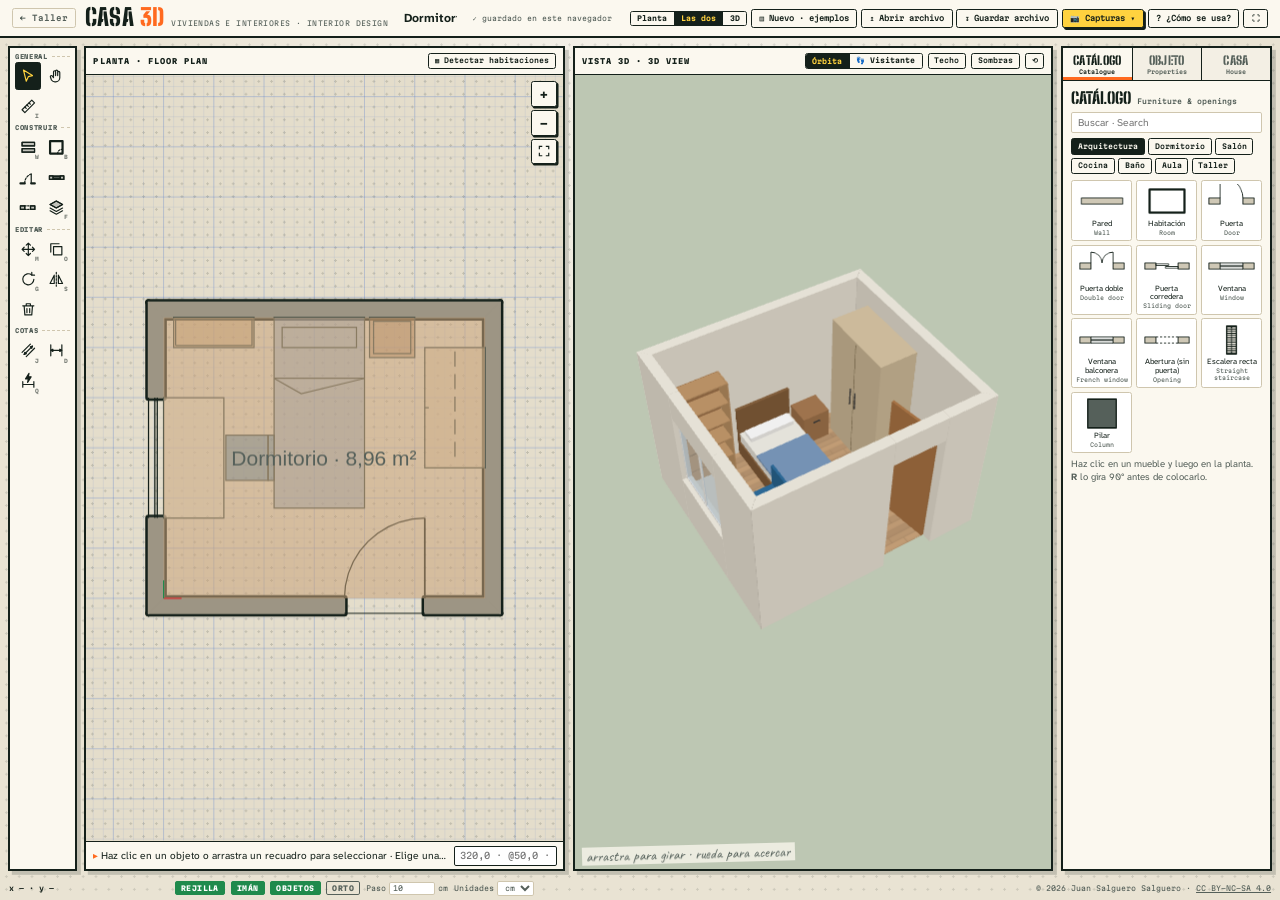
<file: casa3d/index.html>
<!DOCTYPE html>
<html lang="es">
<head>
<meta charset="utf-8">
<meta name="viewport" content="width=device-width, initial-scale=1">
<meta name="author" content="Juan Salguero Salguero">
<meta name="copyright" content="© 2026 Juan Salguero Salguero · CC BY-NC-SA 4.0">
<title>Casa 3D · Diseño de interiores</title>
<meta name="description" content="Casa 3D: dibuja la planta de una vivienda o de un aula, amuéblala y recórrela en 3D. Abre los planos de Plano 2D.">
<meta name="theme-color" content="#fbf8ef">
<link rel="icon" href="data:image/svg+xml,%3Csvg xmlns='http://www.w3.org/2000/svg' viewBox='0 0 32 32'%3E%3Crect width='32' height='32' rx='6' fill='%23fbf8ef'/%3E%3Cpath d='M5 15L16 6l11 9v12H5z' fill='%23ff6a1f' stroke='%2314201a' stroke-width='2' stroke-linejoin='round'/%3E%3Cpath d='M13 27v-7h6v7' fill='%23fbf8ef' stroke='%2314201a' stroke-width='2'/%3E%3C/svg%3E">
<link rel="preconnect" href="https://fonts.googleapis.com">
<link rel="preconnect" href="https://fonts.gstatic.com" crossorigin>
<link href="https://fonts.googleapis.com/css2?family=Atkinson+Hyperlegible+Next:wght@400;700&family=Big+Shoulders+Stencil:wght@700;900&family=Caveat:wght@700&family=Martian+Mono:wght@400;600;800&display=swap" rel="stylesheet">
<link rel="stylesheet" href="../comun/taller.css">
<style>
  /* Casa 3D: el acento es el naranja del tejado */
  :root{--acento:var(--orange)}
  .carril{width:5.4rem}
  .carril .herrs{grid-template-columns:repeat(2,1fr)}
  .vistas{flex:1;display:flex;gap:.6rem;min-width:0}
  .vistas > .panel{flex:1;min-width:0}
  body.solo-planta .p3d,body.solo-3d .pplanta{display:none}
  .p3d .escena{position:relative;flex:1;min-height:0;background:#dfe8ec}
  .p3d canvas{position:absolute;inset:0;width:100%;height:100%;display:block;outline:none;touch-action:none}
  .p3d .pista{position:absolute;left:.6rem;bottom:.5rem;font-family:var(--hand);font-size:1.15rem;color:var(--ink-2);pointer-events:none;background:rgba(251,248,239,.75);padding:0 .35rem;transform:rotate(-1.5deg)}
  .pplanta .ordenes input{width:8rem}
  .ph .chip{font-size:.55rem;padding:.22rem .45rem}
  .modo{display:flex;border:1.5px solid var(--ink);border-radius:.2rem;overflow:hidden}
  .modo button{border:0;background:var(--paper);padding:.2rem .5rem;cursor:pointer;font-family:var(--mono);font-size:.55rem;font-weight:700;white-space:nowrap}
  .modo button + button{border-left:1.5px solid var(--ink)}
  .modo button.on{background:var(--ink);color:var(--yellow)}
  .lateral{width:16.5rem}
  .herr.hueco svg{width:1.35rem;height:1.35rem}
</style>
</head>
<body>
<header class="top">
  <a class="home" href="https://jsalsal003.github.io/" title="Volver a la portada">← Taller</a>
  <div class="brand"><h1>Casa <span>3D</span></h1><small>VIVIENDAS E INTERIORES · INTERIOR DESIGN</small></div>
  <input class="nombre" id="nombre" spellcheck="false" title="Nombre del proyecto (será el nombre del archivo)">
  <span class="guardado" id="guardado"></span>
  <span class="esp"></span>
  <div class="grupo">
    <div class="modo" role="group" aria-label="Vistas">
      <button data-v="planta" title="Solo la planta">Planta</button>
      <button data-v="las2" class="on" title="Planta y 3D a la vez">Las dos</button>
      <button data-v="3d" title="Solo la vista 3D">3D</button>
    </div>
    <button class="chip" id="bNuevo" title="Proyecto nuevo o un ejemplo">▤ <span class="lbl">Nuevo · ejemplos</span></button>
    <button class="chip" id="bAbrir" title="Abrir un archivo de Casa 3D o de Plano 2D (Ctrl+O)">↥ <span class="lbl">Abrir archivo</span></button>
    <button class="chip" id="bGuardar" title="Guardar en un archivo .casa3d.json (Ctrl+S)">↧ <span class="lbl">Guardar archivo</span></button>
    <div class="menu">
      <button class="chip go" id="bCaptura" title="Imágenes para entregar">📷 Capturas ▾</button>
      <div class="lista" id="mCaptura" hidden>
        <button data-x="3d">Vista 3D en PNG<small>Lo que se ve ahora en la vista 3D</small></button>
        <button data-x="planta">Planta en PNG<small>La planta con sus cotas y muebles</small></button>
      </div>
    </div>
    <button class="chip" id="bAyuda" title="¿Cómo se usa? (F1)">? <span class="lbl">¿Cómo se usa?</span></button>
    <button class="chip" id="bPantalla" title="Pantalla completa">⛶</button>
  </div>
</header>

<main class="trabajo">
  <nav class="panel carril" id="carril" aria-label="Herramientas"></nav>
  <div class="vistas">
    <section class="panel p2 lienzo pplanta">
      <div class="ph"><h2>Planta · Floor plan</h2><button class="chip" id="bHabitaciones" title="Crear los suelos de las habitaciones cerradas por paredes">▦ Detectar habitaciones</button></div>
      <div class="ed2d" id="lienzo">
        <div class="zoom">
          <button id="zMas" title="Acercar">+</button>
          <button id="zMenos" title="Alejar">−</button>
          <button id="zAjustar" title="Ver todo (0)"><svg viewBox="0 0 24 24" fill="none" stroke="currentColor" stroke-width="2"><path d="M4 9V4h5M15 4h5v5M20 15v5h-5M9 20H4v-5"/></svg></button>
        </div>
      </div>
      <div class="ordenes"><span class="msg" id="msg"></span><input id="cmd" placeholder="320,0 · @50,0 · 250" autocomplete="off" spellcheck="false" title="Medidas por teclado"></div>
    </section>
    <section class="panel p3 p3d">
      <div class="ph">
        <h2>Vista 3D · 3D view</h2>
        <div class="modo" role="group" aria-label="Cámara">
          <button data-c="orbita" class="on" title="Girar alrededor de la casa">Órbita</button>
          <button data-c="visitante" title="Recorrer la casa con las flechas del teclado">👣 Visitante</button>
        </div>
        <button class="chip" id="bTecho" title="Ver los techos">Techo</button>
        <button class="chip" id="bSombras" title="Sombras (más lento en ordenadores modestos)">Sombras</button>
        <button class="chip" id="bEncuadrar" title="Ver la casa entera">⟲</button>
      </div>
      <div class="escena"><canvas id="c3d" tabindex="0" aria-label="Vista 3D de la casa"></canvas><span class="pista" id="pista">arrastra para girar · rueda para acercar</span></div>
    </section>
  </div>
  <aside class="panel lateral">
    <div class="pestanas" id="pestanas">
      <button data-p="pCat" class="on">Catálogo<small>Catalogue</small></button>
      <button data-p="pProp">Objeto<small>Properties</small></button>
      <button data-p="pCasa">Casa<small>House</small></button>
    </div>
    <div class="cuerpo" id="pCat"></div>
    <div class="cuerpo" id="pProp" hidden></div>
    <div class="cuerpo" id="pCasa" hidden></div>
  </aside>
</main>

<footer class="estado">
  <span class="xy" id="xy">x — · y —</span>
  <button class="t" id="tRejilla" title="Ver la rejilla (F7)">REJILLA</button>
  <button class="t" id="tIman" title="Imán a la rejilla (F9)">IMÁN</button>
  <button class="t" id="tObjetos" title="Imán a extremos, puntos medios e intersecciones (F3)">OBJETOS</button>
  <button class="t" id="tOrto" title="Solo horizontal y vertical (F8)">ORTO</button>
  <label title="Paso de la rejilla">Paso <input id="paso" inputmode="decimal"> <span id="pasoU"></span></label>
  <label>Unidades <select id="unidad"><option value="mm">mm</option><option value="cm">cm</option><option value="m">m</option></select></label>
  <span class="firma">© 2026 Juan Salguero Salguero · <a href="https://creativecommons.org/licenses/by-nc-sa/4.0/deed.es" target="_blank" rel="noopener">CC BY-NC-SA 4.0</a></span>
</footer>

<div class="modal" id="mNuevo" hidden>
  <div class="dlg">
    <header><h3>Nuevo proyecto <small>New project · examples</small></h3><button class="chip x" data-cerrar>✕</button></header>
    <div class="cuerpo">
      <p class="nota" id="nuevoAviso"></p>
      <div class="tarjetas" id="ejemplos"><p class="nota">Cargando…</p></div>
    </div>
  </div>
</div>

<div class="modal" id="mAyuda" hidden>
  <div class="dlg">
    <header><h3>¿Cómo se usa? <small>How to use it</small></h3><button class="chip x" data-cerrar>✕</button></header>
    <div class="cuerpo">
      <ol class="pasos">
        <li><span><b>Las paredes.</b> Con <b>Habitación</b> (B) pones una habitación rectangular con su tamaño interior; con <b>Pared</b> (W) las dibujas tramo a tramo (C cierra). También puedes <b>abrir un plano de Plano 2D</b>.</span></li>
        <li><span><b>Puertas y ventanas.</b> Elige una en la izquierda (o en el Catálogo › Arquitectura) y haz clic <b>encima de una pared</b>. En <b>Objeto</b> cambias su ancho y la distancia a las esquinas.</span></li>
        <li><span><b>Suelos.</b> <b>Detectar habitaciones</b> pone el suelo de cada habitación cerrada. Elige su color y su textura en <b>Objeto</b>.</span></li>
        <li><span><b>Amuebla.</b> En el <b>Catálogo</b> elige un mueble y haz clic en la planta (R lo gira). Arrástralo para moverlo y cambia sus medidas, su giro y su color en <b>Objeto</b>.</span></li>
        <li><span><b>Mira y entrega.</b> Gira la vista 3D arrastrando, o pulsa <b>👣 Visitante</b> y pasea con las flechas. <b>📷 Capturas</b> guarda la planta y la vista 3D en PNG para Classroom; <b>Guardar archivo</b> guarda el proyecto.</span></li>
      </ol>
      <div class="sub">Atajos · Shortcuts</div>
      <div class="atajos" id="atajos"></div>
      <p class="nota">Rendimiento: las sombras van desactivadas; actívalas solo para la captura final si el ordenador va lento.</p>
    </div>
  </div>
</div>

<div id="aviso" role="status" aria-live="polite"></div>

<script src="../comun/three.min.js"></script>
<script src="../comun/nucleo.js"></script>
<script src="../comun/dibujo.js"></script>
<script src="../comun/editor2d.js"></script>
<script src="../comun/panel.js"></script>
<script src="vista3d.js"></script>
<script src="app.js"></script>
</body>
</html>
</file>
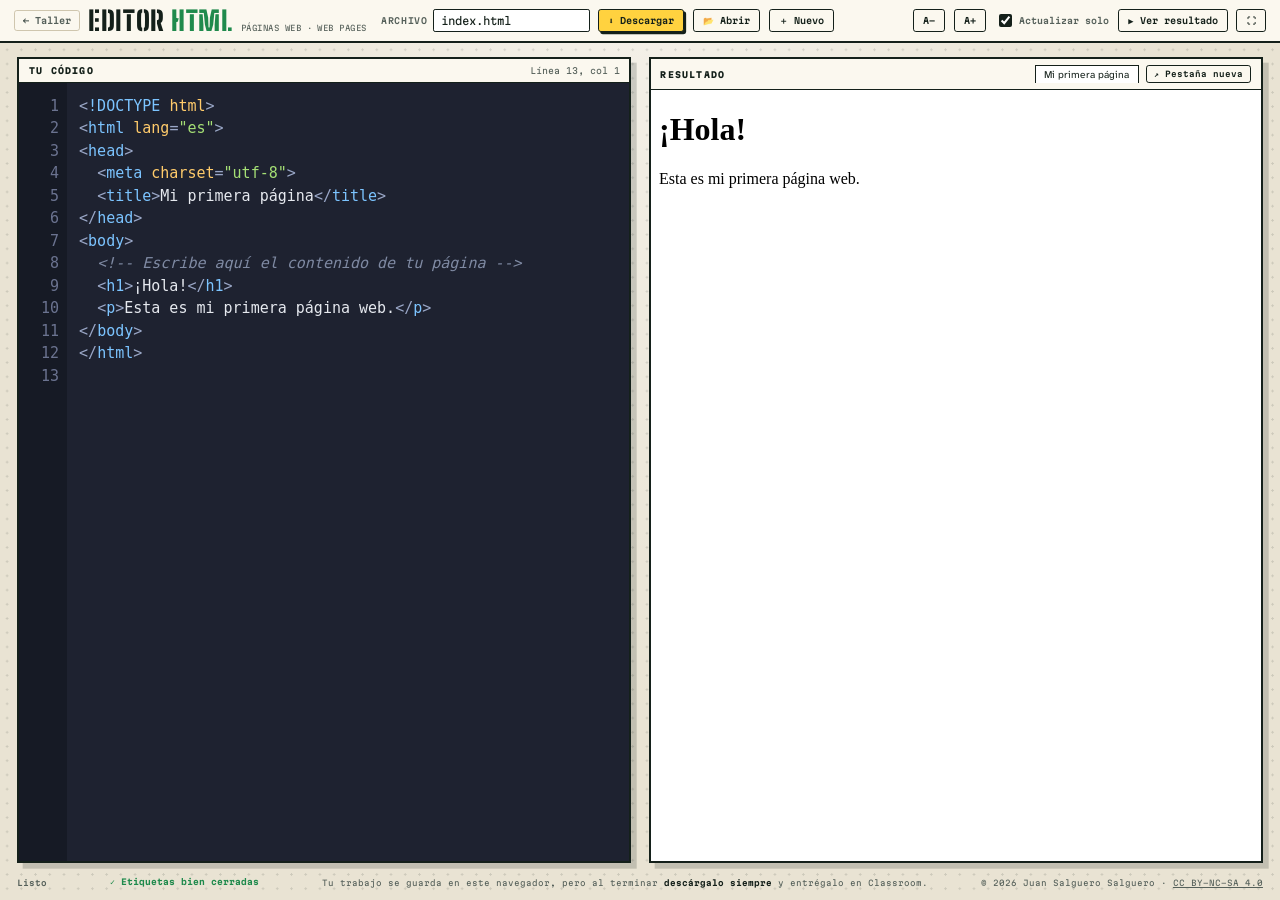
<file: editor-html/index.html>
<!DOCTYPE html>
<html lang="es">
<head>
<meta charset="utf-8">
<meta name="viewport" content="width=device-width, initial-scale=1">
<meta name="author" content="Juan Salguero Salguero">
<meta name="copyright" content="© 2026 Juan Salguero Salguero · CC BY-NC-SA 4.0">
<title>Editor HTML · CyR 3º ESO</title>
<meta name="theme-color" content="#fbf8ef">
<link rel="icon" href="data:image/svg+xml,%3Csvg xmlns='http://www.w3.org/2000/svg' viewBox='0 0 32 32'%3E%3Crect width='32' height='32' rx='6' fill='%231e2230'/%3E%3Cpath d='M11 10l-6 6 6 6M21 10l6 6-6 6' fill='none' stroke='%237cc4ff' stroke-width='2.6' stroke-linecap='round' stroke-linejoin='round'/%3E%3Cpath d='M18 8l-4 16' stroke='%23ffd23f' stroke-width='2.6' stroke-linecap='round'/%3E%3C/svg%3E">
<link rel="preconnect" href="https://fonts.googleapis.com">
<link rel="preconnect" href="https://fonts.gstatic.com" crossorigin>
<link href="https://fonts.googleapis.com/css2?family=Atkinson+Hyperlegible+Next:wght@400;700&family=Big+Shoulders+Stencil:wght@700;900&family=Caveat:wght@700&family=Martian+Mono:wght@400;600;800&display=swap" rel="stylesheet">
<style>
  /* ===================================================================
     EDITOR HTML — con la estética del Taller Virtual (mesa de dibujo:
     papel crema, tinta negra, botones .chip y paneles con borde de tinta).
     El código sigue en fondo oscuro, como en la lámina de la portada.
     =================================================================== */
  :root{
    --desk:#e9e3d3; --paper:#fbf8ef; --paper-2:#f3efe4; --ink:#14201a; --ink-2:#55605a; --line:#cfc6ae;
    --yellow:#ffd23f; --orange:#ff6a1f; --blue:#1f5bd0; --red:#d7262c; --green:#1f8a4c;
    --display:"Big Shoulders Stencil","Arial Narrow",sans-serif;
    --body:"Atkinson Hyperlegible Next","Atkinson Hyperlegible",system-ui,sans-serif;
    --mono:"Martian Mono",ui-monospace,monospace;
    --hand:"Caveat",cursive;
    --text:var(--ink); --muted:var(--ink-2); --ok:var(--green); --warn:#b45309; --warn-bg:#fff1d6; --danger:var(--red);
    --code-bg:#1e2230; --code-text:#e6e9ef; --gutter:#161a25; --gutter-text:#6b7390; --mark:rgba(255,183,77,.22);
    --tag:#7cc4ff; --attr:#ffcb6b; --str:#a5e075; --com:#7f8aa3; --punct:#9aa7c7;
    --fs:15px;
    font-size:clamp(11px, min(100vw / 90, 100vh / 48), 17px);
  }
  *{box-sizing:border-box}
  html,body{height:100%;margin:0}
  body{font-family:var(--body);color:var(--ink);display:flex;flex-direction:column;background-color:var(--desk);
    background-image:radial-gradient(rgba(20,32,26,.13) 1px,transparent 1.2px),radial-gradient(ellipse at 50% -20%,rgba(255,255,255,.6),transparent 60%);
    background-size:1rem 1rem,auto}

  /* ---------- barra superior ---------- */
  header{display:flex;flex-wrap:wrap;align-items:center;gap:.6rem;padding:.5rem 1rem;background:var(--paper);border-bottom:2px solid var(--ink)}
  .home{font-family:var(--mono);font-size:.62rem;font-weight:600;text-decoration:none;color:var(--ink-2);border:1px solid var(--line);padding:.3rem .55rem;border-radius:.2rem;white-space:nowrap}
  .home:hover{border-color:var(--ink);color:var(--ink)}
  .brand{display:flex;align-items:baseline;gap:.6rem;margin-right:.4rem;white-space:nowrap}
  header h1{font-family:var(--display);font-weight:900;font-size:1.9rem;line-height:1;margin:0;letter-spacing:.02em;text-transform:uppercase}
  header h1 span{color:var(--green)}
  .brand small{font-family:var(--mono);font-size:.55rem;color:var(--ink-2);letter-spacing:.06em}
  .grow{flex:1}
  label.file{display:flex;align-items:center;gap:.4rem;font-family:var(--mono);font-size:.6rem;font-weight:600;color:var(--ink-2);text-transform:uppercase;letter-spacing:.08em}
  input[type=text]{font-family:var(--mono);font-size:.75rem;padding:.3rem .5rem;border:1.5px solid var(--ink);border-radius:.15rem;width:11rem;color:var(--ink);background:#fff;text-transform:none;letter-spacing:0}
  input[type=text]:focus{outline:2px solid var(--yellow);outline-offset:1px}
  button{font-family:var(--mono);font-size:.62rem;font-weight:600;padding:.32rem .65rem;border:1.5px solid var(--ink);background:var(--paper);color:var(--ink);border-radius:.2rem;cursor:pointer;white-space:nowrap;line-height:1.3}
  button:hover{background:var(--paper-2)}
  button.primary{background:var(--yellow);box-shadow:.15rem .15rem 0 var(--ink)}
  button.primary:hover{background:var(--yellow);transform:translate(-.05rem,-.05rem);box-shadow:.2rem .2rem 0 var(--ink)}
  button.primary:active{transform:translate(.1rem,.1rem);box-shadow:none}
  button.sure{background:var(--red);color:#fff;border-color:var(--red)}
  .check{display:flex;align-items:center;gap:.35rem;font-family:var(--mono);font-size:.6rem;font-weight:600;color:var(--ink-2);user-select:none}
  .check input{accent-color:var(--ink)}

  /* ---------- paneles ---------- */
  main{flex:1;display:grid;grid-template-columns:1fr 1fr;gap:1.2rem;padding:1rem 1.2rem .7rem;min-height:0}
  .pane{display:flex;flex-direction:column;min-height:0;min-width:0;border:2px solid var(--ink);overflow:hidden;background:var(--paper);box-shadow:.4rem .4rem 0 rgba(20,32,26,.18);
    animation:up .5s cubic-bezier(.2,.9,.25,1.1) both}
  .pane + .pane{animation-delay:.1s}
  @keyframes up{from{opacity:0;transform:translateY(.8rem)}to{opacity:1;transform:none}}
  .pane-title{display:flex;justify-content:space-between;align-items:center;gap:.5rem;padding:.4rem .7rem;font-family:var(--mono);font-size:.6rem;color:var(--ink-2);border-bottom:1.5px solid var(--ink);background:var(--paper)}
  .pane-title b{color:var(--ink);font-weight:800;letter-spacing:.14em;text-transform:uppercase}
  .pane-title .right{display:flex;align-items:center;gap:.5rem;min-width:0}
  .pane-title button{font-size:.56rem;padding:.2rem .5rem}
  .tab{max-width:15rem;overflow:hidden;text-overflow:ellipsis;white-space:nowrap;background:#fff;border:1.5px solid var(--ink);border-bottom:none;padding:.15rem .6rem;font-family:var(--body);font-size:.72rem;color:var(--ink)}
  .code{flex:1;display:flex;min-height:0;background:var(--code-bg)}
  .gutter{flex:none;padding:12px 8px 60px 10px;background:var(--gutter);color:var(--gutter-text);text-align:right;overflow:hidden;user-select:none;white-space:pre;min-width:3.2em}
  .gutter .bad{color:#ffb74d;font-weight:700}
  .editor{position:relative;flex:1;min-width:0}
  .gutter,#hl,#src{font-family:"Cascadia Code","Fira Code",Consolas,"DejaVu Sans Mono","Liberation Mono",monospace;font-size:var(--fs);line-height:1.5;tab-size:2;font-variant-ligatures:none;font-feature-settings:"liga" 0,"calt" 0}
  #hl,#src{position:absolute;inset:0;margin:0;padding:12px;border:0;white-space:pre;overflow:auto;word-wrap:normal}
  #hl{pointer-events:none;color:var(--code-text);scrollbar-width:none}
  #hl::-webkit-scrollbar{display:none}
  #hl .err{background:var(--mark);border-radius:3px}
  #src{background:transparent;color:transparent;caret-color:#fff;resize:none;outline:none;z-index:1}
  #src::selection{background:rgba(124,196,255,.35);color:transparent}
  .t{color:var(--tag)} .a{color:var(--attr)} .s{color:var(--str)} .c{color:var(--com);font-style:italic} .p{color:var(--punct)}
  iframe{flex:1;width:100%;border:0;background:#fff}

  /* ---------- pie ---------- */
  footer{display:flex;gap:1rem;align-items:center;justify-content:space-between;padding:0 1.2rem .55rem;font-family:var(--mono);font-size:.56rem;color:var(--ink-2);min-height:1.9rem}
  footer .hint b{color:var(--ink)}
  #status{font-weight:600}
  #status.ok{color:var(--green)}
  .credit{white-space:nowrap;color:var(--ink-2)}
  .credit a{color:inherit}
  @media (max-width:1200px){ footer .hint{display:none} }
  #check{border:1.5px solid transparent;background:none;padding:.2rem .6rem;font-family:var(--mono);font-size:.58rem;font-weight:700;cursor:default;white-space:nowrap;overflow:hidden;text-overflow:ellipsis;max-width:46vw}
  #check.ok{color:var(--green)}
  #check.bad{color:var(--warn);background:var(--warn-bg);border-color:var(--warn);cursor:pointer}
  #check.bad:hover{text-decoration:underline}
  #toast{position:fixed;left:50%;bottom:3rem;transform:translateX(-50%) translateY(1rem);background:var(--ink);color:var(--paper);padding:.55rem 1rem;border-radius:.2rem;font-size:.85rem;opacity:0;transition:.25s;pointer-events:none;z-index:50;max-width:90vw;text-align:center;box-shadow:.25rem .25rem 0 var(--yellow)}
  #toast.show{opacity:1;transform:translateX(-50%) translateY(0)}
  @media (max-width:1100px){ .brand small{display:none} }
  @media (max-width:980px){ .lbl{display:none} }
  @media (max-width:820px){
    main{grid-template-columns:1fr;grid-template-rows:1fr 1fr}
    footer .hint{display:none}
  }
  @media (prefers-reduced-motion:reduce){*{animation:none !important;transition:none !important}}
</style>
</head>
<body>
<header>
  <a class="home" href="https://jsalsal003.github.io/" title="Volver a la portada">← Taller</a>
  <div class="brand"><h1>Editor <span>HTML</span></h1><small>PÁGINAS WEB · WEB PAGES</small></div>
  <label class="file">Archivo <input type="text" id="fname" value="index.html" spellcheck="false" aria-label="Nombre del archivo"></label>
  <button class="primary" id="btnSave" title="Descarga tu página (Ctrl+S)">⬇ Descargar</button>
  <button id="btnOpen" title="Abre un archivo .html que ya tengas">📂 <span class="lbl">Abrir</span></button>
  <button id="btnNew" title="Empieza una página nueva">＋ <span class="lbl">Nuevo</span></button>
  <span class="grow"></span>
  <button id="btnMinus" title="Letra más pequeña">A−</button>
  <button id="btnPlus" title="Letra más grande">A+</button>
  <label class="check"><input type="checkbox" id="auto" checked> Actualizar solo</label>
  <button id="btnRun" title="Ver el resultado (Ctrl+Enter)">▶ <span class="lbl">Ver resultado</span></button>
  <button id="btnFull" title="Pantalla completa">⛶</button>
  <input type="file" id="fileIn" accept=".html,.htm,.txt,text/html" hidden>
</header>

<main>
  <section class="pane">
    <div class="pane-title"><b>Tu código</b><span id="pos">Línea 1, col 1</span></div>
    <div class="code">
      <div class="gutter" id="gutter">1</div>
      <div class="editor">
        <pre id="hl" aria-hidden="true"></pre>
        <textarea id="src" spellcheck="false" autocapitalize="off" autocomplete="off" autocorrect="off" aria-label="Código HTML"></textarea>
      </div>
    </div>
  </section>
  <section class="pane">
    <div class="pane-title"><b>Resultado</b><span class="right"><span class="tab" id="tabTitle" title="Así se verá el título en la pestaña del navegador">(sin título)</span><button id="btnTab" title="Abre tu página en una pestaña nueva, como la verá cualquiera (ahí sí funcionan alert, prompt…)">↗ Pestaña nueva</button></span></div>
    <iframe id="view" sandbox="allow-scripts allow-modals allow-popups allow-forms" title="Resultado"></iframe>
  </section>
</main>

<footer>
  <span id="status">Listo</span>
  <button id="check" type="button" title="Comprobación de etiquetas"></button>
  <span class="hint">Tu trabajo se guarda en este navegador, pero al terminar <b>descárgalo siempre</b> y entrégalo en Classroom.</span>
  <span class="credit">© 2026 Juan Salguero Salguero · <a href="https://creativecommons.org/licenses/by-nc-sa/4.0/deed.es" target="_blank" rel="noopener license" title="Puedes usarlo, copiarlo y adaptarlo citando al autor, sin fines comerciales y compartiendo igual">CC BY-NC-SA 4.0</a></span>
</footer>
<div id="toast"></div>

<script>
(function(){
  var KEY = 'editorHTML_cyr3_codigo', KEY_NAME = 'editorHTML_cyr3_nombre', KEY_FS = 'editorHTML_cyr3_letra';
  var PLANTILLA = [
    '<!DOCTYPE html>',
    '<html lang="es">',
    '<head>',
    '  <meta charset="utf-8">',
    '  <title>Mi primera página</title>',
    '</head>',
    '<body>',
    '  <!-- Escribe aquí el contenido de tu página -->',
    '  <h1>¡Hola!</h1>',
    '  <p>Esta es mi primera página web.</p>',
    '</body>',
    '</html>',
    ''
  ].join('\n');

  var src = document.getElementById('src'), hl = document.getElementById('hl'),
      gutter = document.getElementById('gutter'), view = document.getElementById('view'),
      fname = document.getElementById('fname'), auto = document.getElementById('auto'),
      statusEl = document.getElementById('status'), pos = document.getElementById('pos'),
      tabTitle = document.getElementById('tabTitle'), fileIn = document.getElementById('fileIn'),
      checkEl = document.getElementById('check'), toastEl = document.getElementById('toast');

  function store(k, v){ try{ localStorage.setItem(k, v); return true; }catch(e){ return false; } }
  function load(k){ try{ return localStorage.getItem(k); }catch(e){ return null; } }
  function toast(msg){ toastEl.textContent = msg; toastEl.classList.add('show'); clearTimeout(toast.t); toast.t = setTimeout(function(){ toastEl.classList.remove('show'); }, 3000); }

  function esc(s){ return s.replace(/&/g,'&amp;').replace(/</g,'&lt;').replace(/>/g,'&gt;'); }

  /* ---------- Comprobación de etiquetas (abiertas sin cerrar, cierres que sobran…) ---------- */
  var VOID = /^(area|base|br|col|embed|hr|img|input|link|meta|param|source|track|wbr)$/;
  var problem = null; // { msg, line, from, to }
  function lineAt(code, idx){ var n = 1; for (var i = 0; i < idx; i++) if (code.charCodeAt(i) === 10) n++; return n; }
  function checkHTML(code){
    var re = /<!--|<!doctype[^>]*>|<(\/?)([a-zA-Z][\w-]*)((?:[^>"']|"[^"]*"|'[^']*')*)>/gi, m, stack = [];
    var low = code.toLowerCase();
    while ((m = re.exec(code))){
      if (m[0] === '<!--'){
        var end = code.indexOf('-->', m.index + 4);
        if (end < 0) return { msg: 'Comentario sin cerrar: falta -->', from: m.index, to: m.index + 4 };
        re.lastIndex = end + 3; continue;
      }
      if (m[0].charAt(1) === '!') continue;
      var close = m[1] === '/', name = m[2].toLowerCase(), from = m.index, to = m.index + m[0].length;
      if (/\/\s*$/.test(m[3]) && !close) continue;          // <etiqueta ... />
      if (VOID.test(name)){
        if (close) return { msg: '</' + name + '> no hace falta: <' + name + '> no se cierra', from: from, to: to };
        continue;
      }
      if (!close){
        if (name === 'script' || name === 'style'){         // su contenido no es HTML
          var e2 = low.indexOf('</' + name, to);
          if (e2 < 0) return { msg: 'Falta cerrar <' + name + '> con </' + name + '>', from: from, to: to };
          re.lastIndex = e2;
        }
        stack.push({ name: name, from: from, to: to });
        continue;
      }
      var top = stack[stack.length - 1];
      if (top && top.name === name){ stack.pop(); continue; }
      var found = -1;
      for (var i = stack.length - 1; i >= 0; i--) if (stack[i].name === name){ found = i; break; }
      if (found >= 0) return { msg: 'Falta cerrar <' + top.name + '> antes de </' + name + '>', from: top.from, to: top.to };
      return { msg: 'Sobra </' + name + '>: no hay ningún <' + name + '> abierto', from: from, to: to };
    }
    // un "<" suelto al final de una etiqueta sin terminar (p. ej. <p sin >)
    var bad = /<[a-zA-Z][^<>]*$/.exec(code);
    if (bad) return { msg: 'Etiqueta sin terminar: falta el símbolo >', from: bad.index, to: bad.index + Math.min(bad[0].length, 30) };
    if (stack.length){ var t = stack[stack.length - 1]; return { msg: 'Falta cerrar <' + t.name + '> con </' + t.name + '>', from: t.from, to: t.to }; }
    return null;
  }
  function showCheck(){
    problem = checkHTML(src.value);
    if (problem){
      problem.line = lineAt(src.value, problem.from);
      checkEl.className = 'bad';
      checkEl.textContent = '⚠ Línea ' + problem.line + ': ' + problem.msg;
      checkEl.title = 'Pulsa para ir a esa línea';
    } else {
      checkEl.className = 'ok';
      checkEl.textContent = '✓ Etiquetas bien cerradas';
      checkEl.title = '';
    }
  }
  checkEl.onclick = function(){
    if (!problem) return;
    src.focus(); src.setSelectionRange(problem.from, problem.to);
    var lh = parseFloat(getComputedStyle(src).lineHeight) || 22;
    src.scrollTop = Math.max(0, (problem.line - 4) * lh);
    updatePos(); syncScroll();
  };

  // Resaltado sencillo: comentarios, etiquetas, atributos y valores
  function highlight(code){
    var out = '', i = 0, n = code.length;
    while (i < n){
      if (code.startsWith('<!--', i)){
        var end = code.indexOf('-->', i + 4); end = end < 0 ? n : end + 3;
        out += '<span class="c">' + esc(code.slice(i, end)) + '</span>'; i = end; continue;
      }
      var m = /^<\/?[a-zA-Z!][\w:-]*/.exec(code.slice(i, i + 60));
      if (code[i] === '<' && m){
        out += '<span class="p">' + esc(m[0].charAt(1) === '/' ? '</' : '<') + '</span><span class="t">' +
               esc(m[0].replace(/^<\/?/, '')) + '</span>';
        i += m[0].length;
        while (i < n && code[i] !== '>' && code[i] !== '<'){
          var ch = code[i];
          if (ch === '"' || ch === "'"){
            var q = code.indexOf(ch, i + 1); q = q < 0 ? n : q + 1;
            out += '<span class="s">' + esc(code.slice(i, q)) + '</span>'; i = q;
          } else if (/[\w:-]/.test(ch)){
            var j = i; while (j < n && /[\w:.-]/.test(code[j])) j++;
            out += '<span class="a">' + esc(code.slice(i, j)) + '</span>'; i = j;
          } else if (ch === '/' || ch === '='){
            out += '<span class="p">' + ch + '</span>'; i++;
          } else { out += esc(ch); i++; }
        }
        if (code[i] === '>'){ out += '<span class="p">&gt;</span>'; i++; }
        continue;
      }
      var k = code.indexOf('<', i + 1); if (k < 0) k = n;
      out += esc(code.slice(i, k)); i = k;
    }
    return out + '\n';
  }

  function render(){
    var code = src.value;
    showCheck();
    if (problem){ // marca la etiqueta con problema
      hl.innerHTML = highlight(code.slice(0, problem.from)).replace(/\n$/, '') +
        '<span class="err">' + highlight(code.slice(problem.from, problem.to)).replace(/\n$/, '') + '</span>' +
        highlight(code.slice(problem.to));
    } else hl.innerHTML = highlight(code);
    var lines = code.split('\n').length, g = '';
    for (var i = 1; i <= lines; i++) g += (problem && i === problem.line ? '<span class="bad">' + i + '</span>' : i) + '\n';
    gutter.innerHTML = g;
    syncScroll();
  }
  function syncScroll(){
    hl.scrollTop = src.scrollTop; hl.scrollLeft = src.scrollLeft;
    gutter.scrollTop = src.scrollTop;
  }
  function updatePreview(){
    view.srcdoc = src.value;
    var t = /<title[^>]*>([\s\S]*?)<\/title>/i.exec(src.value);
    var title = t ? t[1].trim() : '';
    tabTitle.textContent = title || '(sin título)';
  }
  function updatePos(){
    var before = src.value.slice(0, src.selectionStart).split('\n');
    pos.textContent = 'Línea ' + before.length + ', col ' + (before[before.length - 1].length + 1);
  }
  function setStatus(msg, ok){
    statusEl.textContent = msg; statusEl.className = ok ? 'ok' : '';
  }

  var tSave = null, tView = null;
  function changed(){
    render(); updatePos();
    clearTimeout(tSave);
    tSave = setTimeout(function(){
      setStatus(store(KEY, src.value) ? 'Guardado en este navegador ✓' : 'Este navegador no guarda: descarga tu archivo al terminar', true);
      tellEmbed();
    }, 500);
    if (auto.checked){ clearTimeout(tView); tView = setTimeout(updatePreview, 400); }
  }

  function insertText(txt){
    src.focus();
    if (!document.execCommand || !document.execCommand('insertText', false, txt)){
      src.setRangeText(txt, src.selectionStart, src.selectionEnd, 'end');
      changed();
    }
  }
  // Cambia todo el texto sin perder la posibilidad de deshacer (Ctrl+Z)
  function replaceAll(txt){
    src.focus(); src.select();
    if (!document.execCommand || !document.execCommand('insertText', false, txt)){ src.value = txt; changed(); }
    src.setSelectionRange(0, 0); src.scrollTop = 0; syncScroll();
  }

  src.addEventListener('input', changed);
  // Al pegar código copiado de Classroom o de una web: espacios duros y comillas tipográficas -> normales
  src.addEventListener('paste', function(e){
    var t = (e.clipboardData || window.clipboardData).getData('text/plain');
    if (!t) return;
    var limpio = t.replace(/ /g, ' ').replace(/[“”«»]/g, '"').replace(/[‘’]/g, "'");
    if (limpio !== t){ e.preventDefault(); insertText(limpio); }
  });
  src.addEventListener('scroll', syncScroll);
  src.addEventListener('click', updatePos);
  src.addEventListener('keyup', updatePos);
  src.addEventListener('keydown', function(e){
    if (e.key === 'Tab'){
      e.preventDefault();
      if (e.shiftKey){
        var s = src.value.lastIndexOf('\n', src.selectionStart - 1) + 1;
        if (src.value.slice(s, s + 2) === '  '){
          var a = src.selectionStart, b = src.selectionEnd;
          src.setSelectionRange(s, s + 2); insertText('');
          src.setSelectionRange(Math.max(s, a - 2), Math.max(s, b - 2));
        }
      } else insertText('  ');
    } else if (e.key === 'Enter' && !e.ctrlKey && !e.metaKey){
      e.preventDefault();
      var ls = src.value.lastIndexOf('\n', src.selectionStart - 1) + 1;
      var indent = /^[ \t]*/.exec(src.value.slice(ls, src.selectionStart))[0];
      insertText('\n' + indent);
    }
  });

  document.addEventListener('keydown', function(e){
    var mod = e.ctrlKey || e.metaKey;
    if (mod && (e.key === 's' || e.key === 'S')){ e.preventDefault(); download(); }
    if (mod && e.key === 'Enter'){ e.preventDefault(); updatePreview(); }
  });

  function cleanName(){
    // Sin tildes, sin ñ y sin espacios (así el nombre funciona en cualquier ordenador)
    var n = (fname.value || '').trim().normalize('NFD').replace(/[̀-ͯ]/g, '')
              .replace(/\s+/g, '_').replace(/[^A-Za-z0-9_.-]/g, '') || 'index';
    if (!/\.html?$/i.test(n)) n += '.html';
    fname.value = n; store(KEY_NAME, n);
    return n;
  }
  function download(){
    var name = cleanName();
    var blob = new Blob([src.value], {type: 'text/html;charset=utf-8'});
    var a = document.createElement('a');
    a.href = URL.createObjectURL(blob); a.download = name;
    document.body.appendChild(a); a.click(); a.remove();
    setTimeout(function(){ URL.revokeObjectURL(a.href); }, 2000);
    setStatus('Descargado: ' + name + ' (míralo en la carpeta Descargas)', true);
  }

  // Tu página en una pestaña nueva: ahí funciona todo (alert, prompt, enlaces…), también dentro de Google Sites.
  function openResult(){
    var w = null;
    try {
      w = window.open('', '_blank');
      if (w){ w.document.open(); w.document.write(src.value); w.document.close(); return; }
    } catch (e) { /* plan B */ }
    var url = URL.createObjectURL(new Blob([src.value], {type: 'text/html;charset=utf-8'}));
    try { if (w && !w.closed){ w.location.href = url; return; } } catch (e) { /* nada */ }
    if (!window.open(url, '_blank')) toast('El navegador ha bloqueado la pestaña nueva');
  }

  document.getElementById('btnSave').onclick = download;
  document.getElementById('btnRun').onclick = updatePreview;
  document.getElementById('btnTab').onclick = openResult;
  document.getElementById('btnOpen').onclick = function(){ fileIn.click(); };
  fileIn.onchange = function(){
    var f = fileIn.files[0]; if (!f) return;
    var r = new FileReader();
    r.onload = function(){
      replaceAll(r.result); fname.value = f.name; cleanName();
      changed(); updatePreview(); setStatus('Abierto: ' + f.name, true);
    };
    r.readAsText(f, 'utf-8'); fileIn.value = '';
  };
  // "Nuevo" pide un segundo clic para confirmar (dentro de Google Sites no funcionan las ventanas confirm()).
  var btnNew = document.getElementById('btnNew'), newTimer = null;
  function resetNew(){ btnNew.classList.remove('sure'); btnNew.innerHTML = '＋ <span class="lbl">Nuevo</span>'; }
  btnNew.onclick = function(){
    if (src.value.trim() && src.value !== PLANTILLA && !btnNew.classList.contains('sure')){
      btnNew.classList.add('sure'); btnNew.textContent = '¿Borrar todo? Pulsa otra vez';
      toast('Se borrará lo que hay en el editor. Si lo necesitas, descárgalo antes.');
      clearTimeout(newTimer); newTimer = setTimeout(resetNew, 5000);
      return;
    }
    clearTimeout(newTimer); resetNew();
    replaceAll(PLANTILLA); fname.value = 'index.html'; cleanName();
    changed(); updatePreview();
    setStatus('Página nueva. Si te has equivocado, Ctrl+Z la recupera.', true);
  };
  fname.addEventListener('change', cleanName);
  auto.addEventListener('change', function(){ if (auto.checked) updatePreview(); });

  var fs = parseInt(load(KEY_FS), 10) || 15;
  function setFs(v){ fs = Math.min(26, Math.max(11, v)); document.documentElement.style.setProperty('--fs', fs + 'px'); store(KEY_FS, fs); render(); }
  document.getElementById('btnPlus').onclick = function(){ setFs(fs + 1); };
  document.getElementById('btnMinus').onclick = function(){ setFs(fs - 1); };

  /* ---------- Pantalla completa ----------
     Dentro de Google Sites no se permite: entonces se abre el editor en una pestaña nueva con el mismo código,
     y lo que se escriba allí vuelve al Sites (cada sitio guarda por separado). */
  var CAN_FULL = !!(document.fullscreenEnabled && document.documentElement.requestFullscreen);
  var FROM_EMBED = location.hash === '#desde-sites' && !!window.opener, linked = false;
  var btnFull = document.getElementById('btnFull');
  function updateFull(){
    var on = !!document.fullscreenElement;
    btnFull.textContent = on ? '✕ Salir' : '⛶';
    btnFull.title = on ? 'Salir de pantalla completa (Esc)' : CAN_FULL ? 'Pantalla completa' : 'Abrir a pantalla completa (en una pestaña nueva)';
  }
  btnFull.onclick = function(){
    if (document.fullscreenElement){ document.exitFullscreen(); return; }
    if (CAN_FULL){ document.documentElement.requestFullscreen().catch(function(){ toast('El navegador no deja poner la pantalla completa'); }); return; }
    var w = window.open(location.href.split('#')[0] + '#desde-sites', '_blank');
    toast(w ? 'Abierto en una pestaña nueva: lo que escribas allí aparecerá también aquí' : 'El navegador ha bloqueado la pestaña nueva');
  };
  document.addEventListener('fullscreenchange', updateFull);
  updateFull();
  function tellEmbed(){
    if (!FROM_EMBED || !linked) return;
    try { window.opener.postMessage({ editorhtml: 'saved', code: src.value, name: fname.value }, location.origin); } catch (e) { /* el Sites se ha cerrado */ }
  }
  var pendingFromTab = null;
  window.addEventListener('message', function(e){
    if (e.origin !== location.origin || !e.data || typeof e.data.editorhtml !== 'string') return;
    var m = e.data;
    if (m.editorhtml === 'need' && e.source){
      e.source.postMessage({ editorhtml: 'code', code: src.value, name: fname.value }, location.origin);
    } else if (m.editorhtml === 'code' && FROM_EMBED){
      linked = true;
      replaceAll(m.code); fname.value = m.name || 'index.html'; cleanName(); changed(); updatePreview();
    } else if (m.editorhtml === 'saved'){
      store(KEY, m.code); store(KEY_NAME, m.name || 'index.html');
      pendingFromTab = m;
    }
  });
  // Al volver al Sites se carga lo escrito en la pestaña de pantalla completa
  document.documentElement.addEventListener('pointerenter', function(){
    if (!pendingFromTab) return;
    var m = pendingFromTab; pendingFromTab = null;
    if (m.code !== src.value){ replaceAll(m.code); fname.value = m.name || fname.value; changed(); updatePreview(); toast('Cargado lo que escribiste en la pestaña de pantalla completa'); }
  });

  src.value = load(KEY) || PLANTILLA;
  fname.value = load(KEY_NAME) || 'index.html';
  setFs(fs); render(); updatePreview(); updatePos();
  if (FROM_EMBED){
    try { window.opener.postMessage({ editorhtml: 'need' }, location.origin); } catch (e) { /* nada */ }
    history.replaceState(null, '', location.pathname + location.search);
    setTimeout(function(){ toast('Pulsa ⛶ (arriba a la derecha) o F11 para la pantalla completa'); }, 800);
  }
})();
</script>
</body>
</html>
</file>
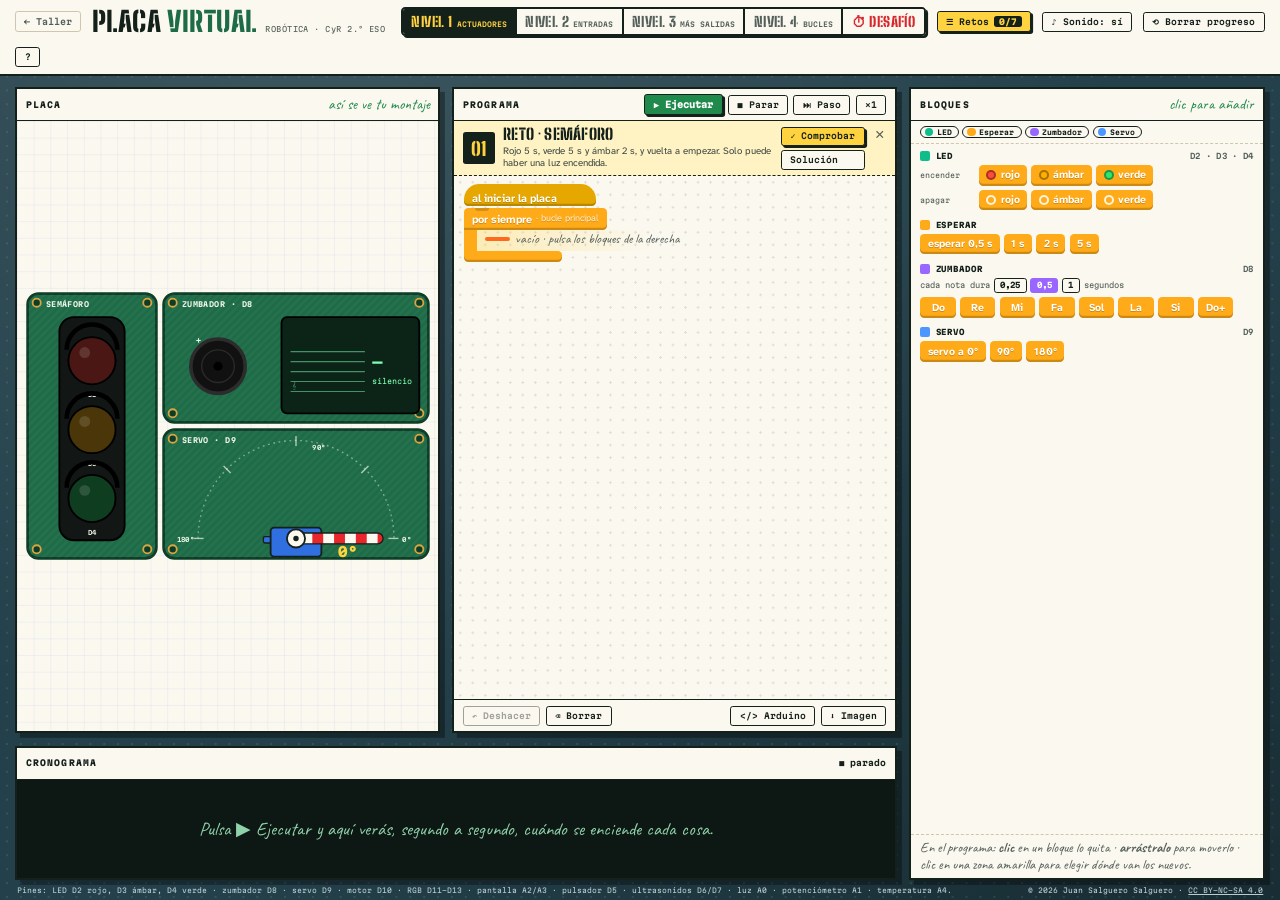
<file: placa/index.html>
<!DOCTYPE html>
<html lang="es">
<head>
<meta charset="utf-8">
<meta name="viewport" content="width=device-width, initial-scale=1">
<meta name="author" content="Juan Salguero Salguero">
<meta name="copyright" content="© 2026 Juan Salguero Salguero · CC BY-NC-SA 4.0">
<title>Placa virtual · Robótica</title>
<meta name="description" content="Simulador de placa para Computación y Robótica: LED, zumbador, servo, LED RGB, motor, pantalla y sensores programados por bloques, sin placa real.">
<meta name="theme-color" content="#24414b">
<link rel="icon" href="data:image/svg+xml,%3Csvg xmlns='http://www.w3.org/2000/svg' viewBox='0 0 32 32'%3E%3Crect width='32' height='32' rx='6' fill='%231d6b47'/%3E%3Crect x='11' y='3' width='10' height='26' rx='3' fill='%2314201a'/%3E%3Ccircle cx='16' cy='9' r='3.2' fill='%23ff4b3e'/%3E%3Ccircle cx='16' cy='16' r='3.2' fill='%23ffb000'/%3E%3Ccircle cx='16' cy='23' r='3.2' fill='%232ee66b'/%3E%3C/svg%3E">
<link rel="preconnect" href="https://fonts.googleapis.com">
<link rel="preconnect" href="https://fonts.gstatic.com" crossorigin>
<link href="https://fonts.googleapis.com/css2?family=Atkinson+Hyperlegible+Next:wght@400;700&family=Big+Shoulders+Stencil:wght@700;900&family=Caveat:wght@700&family=Martian+Mono:wght@400;600;800&display=swap" rel="stylesheet">
<style>
  /* ===================================================================
     PLACA VIRTUAL — simulador de actuadores y sensores (CyR 2.º ESO)
     Estética: banco de electrónica. Alfombrilla antiestática azul pizarra,
     módulos de circuito verdes con serigrafía blanca (como las placas de un kit)
     y las mismas láminas de papel, tinta y lápices del resto del taller.
     Todo se mide en rem, que depende del ancho y del alto de la ventana:
     en un Chromebook (1366×650 útiles) cabe entero sin desplazarse.
     =================================================================== */
  :root{
    --mat:#24414b; --dot:rgba(214,233,240,.10);
    --paper:#fbf8ef; --paper-2:#f1ecdd; --ink:#14201a; --ink-2:#55605a; --line:#cfc6ae;
    --yellow:#ffd23f; --orange:#ff6a1f; --blue:#1f5bd0; --red:#d7262c; --green:#1f8a4c;
    --pcb:#1d6b47;
    --c-ev:#e6a800; --c-ct:#ffab19; --c-led:#0fbd8c; --c-bz:#9966ff; --c-sv:#4c97ff; --c-in:#5cb1d6;
    --c-rgb:#e8508f; --c-mo:#6b7a8f; --c-disp:#d0532f;
    --display:"Big Shoulders Stencil","Arial Narrow",sans-serif;
    --body:"Atkinson Hyperlegible Next","Atkinson Hyperlegible",system-ui,sans-serif;
    --mono:"Martian Mono",ui-monospace,monospace;
    --hand:"Caveat",cursive;
    font-size:clamp(11px, min(100vw / 92, 100vh / 47), 19px);
  }
  *{box-sizing:border-box}
  html,body{margin:0;height:100%}
  body{font-family:var(--body);color:var(--ink);background-color:var(--mat);
    background-image:radial-gradient(var(--dot) 1px,transparent 1.4px),radial-gradient(ellipse at 25% -10%,rgba(255,255,255,.12),transparent 60%),radial-gradient(ellipse at 100% 110%,rgba(0,0,0,.35),transparent 60%);
    background-size:1rem 1rem,auto,auto;display:flex;flex-direction:column;height:100vh;overflow:hidden}
  button,select,input{font:inherit}
  button{cursor:pointer}
  [hidden]{display:none !important}

  /* ---------- barra superior ---------- */
  .top{display:flex;align-items:center;gap:.8rem;padding:.5rem 1.1rem;border-bottom:2px solid var(--ink);background:var(--paper);flex-wrap:wrap;position:relative;z-index:3}
  .home{font-family:var(--mono);font-size:.62rem;font-weight:600;text-decoration:none;color:var(--ink-2);border:1px solid var(--line);padding:.3rem .55rem;border-radius:.2rem}
  .home:hover{border-color:var(--ink);color:var(--ink)}
  .brand{display:flex;align-items:baseline;gap:.6rem}
  .brand h1{font-family:var(--display);font-weight:900;font-size:2rem;line-height:1;margin:0;letter-spacing:.02em;text-transform:uppercase;white-space:nowrap}
  .brand h1 span{color:var(--pcb)}
  .brand small{font-family:var(--mono);font-size:.54rem;color:var(--ink-2);letter-spacing:.06em;white-space:nowrap}
  .levels{display:flex;border:2px solid var(--ink);border-radius:.3rem;overflow:hidden;box-shadow:.15rem .15rem 0 var(--ink);margin-left:auto}
  .lv{border:0;background:var(--paper);padding:.3rem .6rem;cursor:pointer;font-family:var(--display);font-weight:900;font-size:1rem;text-transform:uppercase;letter-spacing:.03em;color:var(--ink-2);display:flex;align-items:baseline;gap:.3rem;white-space:nowrap}
  .lv + .lv{border-left:2px solid var(--ink)}
  .lv small{font-family:var(--mono);font-size:.5rem;font-weight:600;letter-spacing:0}
  .lv.on{background:var(--ink);color:var(--yellow)}
  .lv:not(.on):hover{background:var(--paper-2);color:var(--ink)}
  .lv.exam{color:var(--red)}
  .lv.exam.on{background:var(--red);color:#fff}

  .chip{border:1.5px solid var(--ink);background:var(--paper);padding:.28rem .6rem;border-radius:.2rem;cursor:pointer;font-family:var(--mono);font-size:.6rem;font-weight:600;display:inline-flex;align-items:center;gap:.35rem;color:var(--ink);white-space:nowrap}
  .chip:hover{background:var(--paper-2)}
  .chip:disabled{opacity:.4;cursor:default}
  .chip.on{background:var(--ink);color:var(--paper)}
  .chip.go{background:var(--yellow);box-shadow:.15rem .15rem 0 var(--ink)}
  .chip.go:active,.chip.run:active{transform:translate(.1rem,.1rem);box-shadow:none}
  .chip.run{background:var(--green);color:#fff;border-color:var(--ink);box-shadow:.15rem .15rem 0 var(--ink);font-size:.66rem;font-weight:800}
  body.running .chip.run:not(.stepping){animation:pulse 1.2s ease-in-out infinite}
  @keyframes pulse{50%{background:#26a85c}}
  .count{background:var(--ink);color:var(--yellow);border-radius:.2rem;padding:.05rem .35rem;font-weight:800}

  /* barra del desafío (en el código se llama «examen») */
  .exbar{display:flex;align-items:center;gap:.5rem;margin-left:auto}
  .exn{font-family:var(--display);font-weight:900;font-size:1.3rem;text-transform:uppercase;white-space:nowrap}
  .exn b{color:var(--red)}
  .tl{font-family:var(--display);font-weight:900;font-size:1.6rem;color:var(--ink);background:var(--yellow);border:2px solid var(--ink);padding:0 .5rem;border-radius:.25rem;min-width:4.4rem;text-align:center}
  .tl.low{background:var(--red);color:#fff;animation:blink 1s steps(2) infinite}
  .tl.fin{background:var(--paper-2);font-size:1rem;padding:.2rem .5rem}
  @keyframes blink{50%{opacity:.6}}
  .arrow{width:1.9rem;height:1.9rem;border:2px solid var(--ink);background:var(--paper);border-radius:.25rem;cursor:pointer;font-weight:800;box-shadow:.12rem .12rem 0 var(--ink)}
  .arrow:active{transform:translate(.1rem,.1rem);box-shadow:none}
  .arrow:disabled{opacity:.35;cursor:default}
  .dots{display:flex;gap:.25rem}
  .dots button{width:1.4rem;height:1.4rem;border:1.5px solid var(--ink);background:var(--paper);border-radius:.2rem;font-family:var(--mono);font-size:.55rem;font-weight:800;cursor:pointer;padding:0;color:var(--ink-2)}
  .dots button.done{background:var(--green);border-color:var(--green);color:#fff}
  .dots button.cur{background:var(--yellow);color:var(--ink);transform:translateY(-.12rem);box-shadow:0 .15rem 0 var(--ink)}
  body.in-exam .top{box-shadow:inset 0 -.3rem 0 var(--red)}
  body.in-exam .panel{box-shadow:.35rem .35rem 0 rgba(215,38,44,.45)}
  body.in-exam .reto{background:#ffe3dc}

  /* ---------- zona de trabajo ---------- */
  main{flex:1;min-height:0;display:grid;gap:.9rem;padding:.8rem 1.1rem .45rem;
    grid-template-columns:minmax(0,4.3fr) minmax(0,4.5fr) minmax(0,3.6fr);
    grid-template-rows:minmax(0,1fr) 9.6rem;
    grid-template-areas:"board prog pal" "scope scope pal"}
  /* niveles 2 a 4: la placa tiene más módulos y ocupa toda la columna */
  body.tall main{grid-template-columns:minmax(0,3.9fr) minmax(0,4.5fr) minmax(0,3.6fr);grid-template-rows:minmax(0,1fr) 10.4rem;grid-template-areas:"board prog pal" "board scope scope"}
  .panel{background:var(--paper);border:2px solid var(--ink);box-shadow:.35rem .35rem 0 rgba(0,0,0,.35);display:flex;flex-direction:column;min-height:0;min-width:0;position:relative;
    animation:up .55s cubic-bezier(.2,.9,.25,1.1) both}
  .p-board{grid-area:board}
  .p-prog{grid-area:prog;animation-delay:.08s}
  .p-pal{grid-area:pal;animation-delay:.16s}
  .p-scope{grid-area:scope;animation-delay:.24s}
  @keyframes up{from{opacity:0;transform:translateY(1rem)}to{opacity:1;transform:none}}
  .ph{display:flex;align-items:center;gap:.4rem;padding:.32rem .6rem;border-bottom:1.5px solid var(--ink);flex-wrap:wrap;min-height:2.3rem}
  .ph.bottom{border-bottom:0;border-top:1.5px solid var(--ink)}
  .ph h2{font-family:var(--mono);font-size:.6rem;font-weight:800;letter-spacing:.14em;text-transform:uppercase;margin:0 auto 0 0;white-space:nowrap}
  .dhint{font-family:var(--hand);font-size:1.1rem;color:var(--green);line-height:1}
  .grow{flex:1}

  /* placa: módulos */
  .boardwrap{flex:1;min-height:0;position:relative;padding:.4rem;
    background-image:linear-gradient(rgba(31,91,208,.06) 1px,transparent 1px),linear-gradient(90deg,rgba(31,91,208,.06) 1px,transparent 1px);background-size:1.2rem 1.2rem}
  #mods{display:grid;justify-content:center;align-content:center;width:100%;height:100%}
  .mod{min-width:0;min-height:0;animation:modin .45s cubic-bezier(.2,.9,.25,1.15) both}
  .mod:nth-child(2){animation-delay:.04s}.mod:nth-child(3){animation-delay:.08s}.mod:nth-child(4){animation-delay:.12s}
  .mod:nth-child(5){animation-delay:.16s}.mod:nth-child(6){animation-delay:.2s}.mod:nth-child(7){animation-delay:.24s}
  @keyframes modin{from{opacity:0;transform:scale(.92)}to{opacity:1;transform:none}}
  .mod svg{width:100%;height:100%;display:block;user-select:none;-webkit-user-select:none}
  .silk{font-family:var(--mono);font-size:8px;font-weight:700;fill:#eef5e8;letter-spacing:.06em}
  .silk.sm{font-size:7px;font-weight:600}
  .silk.val{font-size:10.5px;font-weight:800;fill:#ffd23f;letter-spacing:0}
  .lcd{font-family:var(--mono);font-size:8px;fill:#7dffb0}
  .lcd.big{font-size:17px;font-weight:800}
  .degt{font-family:var(--mono);font-size:15px;font-weight:800;fill:#ffd23f}
  .lamp{transition:fill .06s}
  .glow{transition:opacity .06s}
  #arm,#potK{transition:transform .45s cubic-bezier(.4,1.3,.5,1)}
  #potK{transition-duration:.08s}
  #waves{opacity:0}
  .bzon #waves{opacity:1;animation:wv .32s ease-in-out infinite alternate}
  @keyframes wv{from{opacity:.35}to{opacity:1}}
  .fly{animation:fly 1.3s ease-out forwards;transform-box:fill-box;transform-origin:center}
  .fly.l{animation-name:fly2}
  @keyframes fly{0%{opacity:0;transform:translate(0,6px) scale(.6)}15%{opacity:1}100%{opacity:0;transform:translate(22px,-56px) rotate(16deg) scale(1.2)}}
  @keyframes fly2{0%{opacity:0;transform:translate(0,6px) scale(.6)}15%{opacity:1}100%{opacity:0;transform:translate(-24px,-54px) rotate(-14deg) scale(1.2)}}
  #sonar{opacity:0}
  body.running #sonar{opacity:.9;animation:son .7s linear infinite}
  @keyframes son{to{stroke-dashoffset:-16}}
  #fan{transform-origin:100px 70px}
  #fan.s1{animation:spin 1.1s linear infinite}
  #fan.s2{animation:spin .22s linear infinite}
  @keyframes spin{to{transform:rotate(360deg)}}
  .ctl{cursor:pointer}
  .drag{cursor:ew-resize}
  .knob{cursor:grab}

  /* programa */
  .reto{display:flex;gap:.6rem;align-items:center;padding:.38rem .6rem;border-bottom:1.5px dashed var(--ink);background:#fff3c4}
  .reto .no{flex:none;font-family:var(--display);font-weight:900;font-size:1.35rem;width:2.3rem;height:2.3rem;display:flex;align-items:center;justify-content:center;background:var(--ink);color:var(--yellow);border-radius:.2rem}
  .reto .no.bug{background:var(--red);color:#fff}
  .reto .tx{flex:1;min-width:0}
  .reto b{font-family:var(--display);font-weight:900;font-size:1.12rem;text-transform:uppercase;letter-spacing:.02em;display:block;line-height:1}
  .reto p{margin:.15rem 0 0;font-size:.7rem;line-height:1.25;color:#3c4640}
  .reto .acts{display:flex;flex-direction:column;gap:.25rem;align-items:stretch}
  .reto .x{border:0;background:none;color:var(--ink-2);font-size:.9rem;align-self:flex-start;padding:0 .1rem;cursor:pointer}
  .reto .done{font-family:var(--hand);color:var(--green);font-size:1.05rem;line-height:1;white-space:nowrap}

  .progwrap{flex:1;min-height:0;overflow:auto;padding:.6rem .7rem 1.2rem;position:relative;
    background-image:radial-gradient(rgba(20,32,26,.12) 1px,transparent 1.3px);background-size:.9rem .9rem}
  body.locked .progwrap{background-color:#efeadc}
  .blk{--c:var(--c-ct);display:inline-flex;align-items:center;gap:.28rem;background:var(--c);color:#fff;font-weight:700;font-size:.78rem;line-height:1;
    padding:.2rem .6rem;min-height:1.56rem;border-radius:.3rem;box-shadow:inset 0 -.16rem rgba(0,0,0,.2);position:relative;white-space:nowrap;text-shadow:0 1px 0 rgba(0,0,0,.2)}
  .blk::before{content:"";position:absolute;left:.8rem;top:0;width:1rem;height:.2rem;background:rgba(0,0,0,.16);border-radius:0 0 .2rem .2rem}
  .c-led{--c:var(--c-led)} .c-wait,.c-if{--c:var(--c-ct)} .c-tone{--c:var(--c-bz)} .c-servo{--c:var(--c-sv)}
  .c-rgb{--c:var(--c-rgb)} .c-motor{--c:var(--c-mo)} .c-disp{--c:var(--c-disp)}
  .hat{--c:var(--c-ev);border-radius:1.1rem 1.1rem .3rem .3rem;padding-top:.6rem;min-width:9.5rem}
  .hat::before{display:none}
  .cblk,.cnt{--c:var(--c-ct);display:flex;flex-direction:column;align-items:flex-start;margin-top:2px}
  .fhead,.ch{border-bottom-left-radius:0}
  .fhead{min-width:9.5rem;cursor:pointer}
  .fhead small{font-weight:400;opacity:.8;font-size:.66rem}
  .mouth{border-left:1rem solid var(--c);display:flex;flex-direction:column;align-items:flex-start;padding:.12rem 0 .12rem .22rem;min-width:9rem;min-height:1.5rem}
  .mouth>.nd{margin:1px 0}
  .mouth.caret{background:linear-gradient(90deg,rgba(255,210,63,.32),rgba(255,210,63,0) 85%)}
  .ffoot,.cfoot{min-height:0;height:.8rem;width:7rem;padding:0;border-radius:0 .3rem .3rem .3rem}
  .ffoot::before,.cfoot::before{display:none}
  .elseh{border-radius:0 .3rem .3rem 0;cursor:pointer}
  .endzone{min-height:1.05rem;min-width:8rem;display:flex;align-items:center;gap:.35rem;font-family:var(--hand);font-size:.98rem;color:var(--ink-2);padding:.05rem .35rem;border-radius:.2rem;cursor:pointer;line-height:1;white-space:nowrap}
  .endzone:hover{background:rgba(255,210,63,.4)}
  .endzone i{display:inline-block;width:1.8rem;height:.26rem;border-radius:.2rem;background:var(--orange);animation:caret 1s steps(2) infinite}
  @keyframes caret{50%{opacity:.25}}
  .blk select{appearance:none;-webkit-appearance:none;border:0;border-radius:1rem;background-color:#fff;color:#2b2f33;font-weight:700;font-size:.74rem;
    padding:.12rem 1.15rem .12rem .5rem;cursor:pointer;text-shadow:none;
    background-image:linear-gradient(45deg,transparent 50%,#555 50%),linear-gradient(135deg,#555 50%,transparent 50%);
    background-position:calc(100% - .62rem) 55%,calc(100% - .42rem) 55%;background-size:.2rem .2rem;background-repeat:no-repeat}
  .blk select:focus{outline:2px solid var(--ink)}
  .sens{background:var(--c-in);border-radius:1rem;padding:.06rem .1rem;display:inline-flex;gap:.25rem;align-items:center;box-shadow:inset 0 -.12rem rgba(0,0,0,.15)}
  .blk .sens select{background-color:transparent;color:#fff;text-shadow:0 1px 0 rgba(0,0,0,.2);
    background-image:linear-gradient(45deg,transparent 50%,#fff 50%),linear-gradient(135deg,#fff 50%,transparent 50%)}
  .blk .sens select option{color:#2b2f33}
  .dot{display:inline-block;width:.72rem;height:.72rem;border-radius:50%;border:2px solid rgba(0,0,0,.35);flex:none}
  .dot.off{background:transparent !important;border-color:rgba(255,255,255,.85)}
  .grab{cursor:grab;touch-action:none;user-select:none;-webkit-user-select:none}
  body.locked .grab{cursor:default}
  .blk.cur{outline:.22rem solid var(--orange);outline-offset:.06rem;z-index:1}
  .blk.timing::after{content:"";position:absolute;left:.35rem;right:.35rem;bottom:.1rem;height:.16rem;border-radius:.1rem;background:rgba(255,255,255,.9);transform-origin:left;animation:tbar var(--d) linear both}
  @keyframes tbar{from{transform:scaleX(0)}to{transform:scaleX(1)}}
  .pop{animation:pop .4s cubic-bezier(.3,1.6,.5,1)}
  @keyframes pop{from{transform:scale(.55);opacity:0}to{transform:none;opacity:1}}
  .ghosted{opacity:.28}
  .ghost{position:fixed;z-index:60;pointer-events:none;opacity:.93;transform:rotate(-2deg);filter:drop-shadow(.2rem .3rem 0 rgba(0,0,0,.25));margin:0}
  .dropline{position:fixed;z-index:59;height:.28rem;background:var(--orange);border-radius:.2rem;pointer-events:none;box-shadow:0 0 0 2px var(--paper)}

  .msg{position:absolute;left:.9rem;right:.9rem;bottom:3.1rem;background:var(--paper);border:2px solid var(--green);color:var(--green);font-family:var(--hand);font-size:1.3rem;line-height:1.1;
    padding:.4rem .75rem;transform:rotate(-.8deg) translateY(.4rem);box-shadow:.25rem .25rem 0 rgba(0,0,0,.18);opacity:0;pointer-events:none;transition:opacity .25s,transform .25s;z-index:5;cursor:pointer}
  .msg.show{opacity:1;pointer-events:auto;transform:rotate(-.8deg)}
  .msg.bad{border-color:var(--red);color:var(--red)}
  .stamp{position:absolute;left:50%;top:42%;z-index:6;pointer-events:none;font-family:var(--display);font-weight:900;font-size:2.6rem;text-transform:uppercase;color:var(--green);
    border:.3rem solid var(--green);padding:.1rem .8rem;border-radius:.4rem;background:rgba(251,248,239,.85);opacity:0;transform:translate(-50%,-50%) rotate(-10deg)}
  .stamp.show{animation:stamp 2.2s cubic-bezier(.3,1.6,.5,1) both}
  @keyframes stamp{0%{opacity:0;transform:translate(-50%,-50%) scale(2) rotate(-25deg)}15%{opacity:1;transform:translate(-50%,-50%) scale(1) rotate(-10deg)}80%{opacity:1}100%{opacity:0;transform:translate(-50%,-50%) scale(1) rotate(-10deg)}}

  /* paleta */
  .cats{display:flex;flex-wrap:wrap;gap:.25rem;padding:.35rem .6rem;border-bottom:1.5px dashed var(--line)}
  .cats button{--c:var(--c-ct);border:1.5px solid var(--ink);background:var(--paper);border-radius:1rem;padding:.06rem .45rem .06rem .3rem;font-family:var(--mono);font-size:.5rem;font-weight:700;display:inline-flex;align-items:center;gap:.25rem;color:var(--ink)}
  .cats button:hover{background:var(--paper-2)}
  .cats i{width:.6rem;height:.6rem;border-radius:50%;background:var(--c)}
  .pal{flex:1;min-height:0;overflow:auto;padding:.1rem .65rem .5rem;display:flex;flex-direction:column;gap:.28rem;scroll-behavior:smooth}
  .psec{display:flex;flex-direction:column;gap:.28rem}
  .pal h3{font-family:var(--mono);font-size:.56rem;font-weight:800;letter-spacing:.12em;text-transform:uppercase;color:var(--ink);margin:.4rem 0 0;display:flex;align-items:center;gap:.4rem}
  .pal h3 i{width:.7rem;height:.7rem;border-radius:.15rem;background:var(--c)}
  .pal h3 span{color:var(--ink-2);font-weight:600;letter-spacing:.04em;margin-left:auto}
  .prow{display:flex;gap:.3rem;flex-wrap:wrap;align-items:center}
  .prow .lb{font-family:var(--mono);font-size:.52rem;color:var(--ink-2);width:3.9rem;flex:none}
  .pb{--c:var(--c-ct);border:0;border-radius:.3rem;padding:.33rem .55rem;font-weight:700;font-size:.76rem;color:#fff;background:var(--c);box-shadow:inset 0 -.16rem rgba(0,0,0,.2);
    display:inline-flex;align-items:center;gap:.3rem;text-shadow:0 1px 0 rgba(0,0,0,.2);transition:transform .12s,filter .12s;white-space:nowrap;line-height:1.1}
  .pb:hover{transform:translateY(-.1rem);filter:brightness(1.07)}
  .pb:active{transform:translateY(.06rem)}
  .pb.flash{animation:flash .35s}
  @keyframes flash{40%{filter:brightness(1.4);transform:scale(1.08)}}
  .pb.note{min-width:2.55rem;justify-content:center}
  .pb.dig{min-width:1.85rem;justify-content:center;padding:.33rem .4rem}
  .durs{display:flex;align-items:center;gap:.25rem;font-family:var(--mono);font-size:.55rem;color:var(--ink-2)}
  .durs button{border:1.5px solid var(--ink);background:var(--paper);border-radius:.2rem;padding:.12rem .4rem;font-family:var(--mono);font-size:.56rem;font-weight:700;color:var(--ink)}
  .durs button.on{background:var(--c-bz);color:#fff;border-color:var(--c-bz)}
  .pif{cursor:pointer;padding:.28rem .5rem;font-size:.74rem}
  .pif select{appearance:none;-webkit-appearance:none;border:0;border-radius:1rem;background:#fff;color:#2b2f33;font-weight:700;font-size:.7rem;padding:.1rem .45rem;cursor:pointer;text-shadow:none}
  .pif .sens select{background:transparent;color:#fff}
  .pif .sens select option{color:#2b2f33}
  .tog{display:flex;align-items:center;gap:.35rem;font-family:var(--mono);font-size:.55rem;color:var(--ink-2);margin-top:.1rem;cursor:pointer}
  .phint{font-family:var(--hand);font-size:1.02rem;color:var(--ink-2);padding:.3rem .65rem .4rem;border-top:1.5px dashed var(--line);line-height:1.15}
  body.tall .phint{display:none}

  /* cronograma */
  .scopewrap{flex:1;min-height:0;position:relative;background:#0d1714}
  #scope{position:absolute;inset:0;width:100%;height:100%;display:block}
  .scope-empty{position:absolute;inset:0;display:flex;align-items:center;justify-content:center;font-family:var(--hand);font-size:1.35rem;color:#8fd1a8;pointer-events:none;text-align:center;padding:0 1rem}
  .clockv{font-family:var(--mono);font-size:.6rem;font-weight:700;color:var(--ink)}
  .lg{display:inline-flex;align-items:center;gap:.3rem;font-family:var(--mono);font-size:.55rem;color:var(--ink-2)}
  .lg i{display:inline-block;width:1.4rem;border-top:3px solid var(--ink)}
  .lg i.d{border-top:2px dashed var(--ink)}

  .foot{display:flex;justify-content:space-between;gap:1rem;padding:0 1.2rem .45rem;font-family:var(--mono);font-size:.5rem;color:#b9cdd3}
  .foot a{color:inherit}

  /* ventanas */
  .modal{position:fixed;inset:0;z-index:50;background:rgba(10,22,26,.55);display:flex;align-items:center;justify-content:center;padding:1rem}
  .dlg{background:var(--paper);border:2px solid var(--ink);box-shadow:.5rem .5rem 0 var(--ink);max-width:36rem;width:100%;max-height:calc(100vh - 2rem);overflow:auto;padding:1.1rem 1.3rem;animation:up .3s both}
  .dlg.wide{max-width:52rem}
  .dlg.red{box-shadow:.5rem .5rem 0 var(--red)}
  .dlg h3{font-family:var(--display);font-weight:900;font-size:2rem;text-transform:uppercase;margin:0 0 .4rem;line-height:1}
  .dlg h4{font-family:var(--mono);font-size:.62rem;font-weight:800;letter-spacing:.14em;text-transform:uppercase;margin:.9rem 0 .45rem;display:flex;align-items:center;gap:.5rem}
  .dlg h4::after{content:"";flex:1;border-top:1.5px dashed var(--line)}
  .dlg p.sub{margin:0 0 .6rem;color:var(--ink-2);font-size:.85rem}
  .dlg ul{margin:0 0 .6rem;padding-left:1.1rem;line-height:1.45;font-size:.88rem}
  .dlg kbd{font-family:var(--mono);font-size:.7em;border:1px solid var(--ink);border-bottom-width:2px;border-radius:.2rem;padding:0 .3rem;background:#fff}
  .dlg label.f{display:flex;flex-direction:column;gap:.2rem;font-family:var(--mono);font-size:.62rem;font-weight:600;margin:.5rem 0}
  .dlg input[type=text]{font-family:var(--body);font-size:1rem;padding:.4rem .5rem;border:2px solid var(--ink);border-radius:.2rem;background:#fff}
  .dlg .lvs{display:flex;gap:.4rem;flex-wrap:wrap;margin:.2rem 0 .4rem}
  .dlg .lvs label{display:inline-flex;align-items:center;gap:.3rem;border:1.5px solid var(--ink);border-radius:.2rem;padding:.25rem .5rem;font-family:var(--mono);font-size:.6rem;font-weight:700;background:#fff;cursor:pointer}
  .dlg .err{color:var(--red);font-weight:700;min-height:1em;margin:.3rem 0 0}
  .dlg .btns{display:flex;justify-content:flex-end;gap:.5rem;margin-top:.8rem;flex-wrap:wrap}
  .dlg .small{text-align:right;margin:.6rem 0 0}
  .link{border:0;background:none;color:var(--ink-2);text-decoration:underline;cursor:pointer;font-family:var(--mono);font-size:.6rem;padding:0}
  .rgrid{display:grid;grid-template-columns:repeat(2,minmax(0,1fr));gap:.5rem}
  .rc{display:flex;gap:.6rem;align-items:flex-start;text-align:left;background:#fff;border:2px solid var(--ink);padding:.45rem .6rem;box-shadow:.18rem .18rem 0 var(--ink);color:var(--ink);transition:transform .12s}
  .rc:hover{transform:translate(-.08rem,-.08rem);box-shadow:.26rem .26rem 0 var(--ink)}
  .rc .no{flex:none;font-family:var(--display);font-weight:900;font-size:1.25rem;width:2.1rem;height:2.1rem;display:flex;align-items:center;justify-content:center;background:var(--ink);color:var(--yellow);border-radius:.2rem}
  .rc .no.bug{background:var(--red);color:#fff}
  .rc .tx{flex:1;min-width:0}
  .rc b{display:block;font-family:var(--display);font-weight:900;font-size:1.12rem;text-transform:uppercase;line-height:1}
  .rc .tx span{display:block;font-size:.72rem;color:var(--ink-2);line-height:1.25;margin-top:.15rem}
  .rc .st{font-family:var(--hand);font-size:1.05rem;color:var(--green);white-space:nowrap}
  .rc.ok{background:#eaf6ee;border-color:var(--green)}
  .rc.ok .no{background:var(--green);color:#fff}
  .rc.help .st{color:#b06000}
  .rc.cur{outline:3px solid var(--orange);outline-offset:2px}
  pre.ino{font-family:var(--mono);font-size:.66rem;line-height:1.55;background:#1e2230;color:#e6e9ef;padding:.8rem 1rem;border-radius:.3rem;max-height:58vh;overflow:auto;margin:0;border:2px solid var(--ink)}
  pre.ino .cm{color:#7f8aa3;font-style:italic} pre.ino .kw{color:#c792ea} pre.ino .ct{color:#ffcb6b} pre.ino .nm{color:#f78c6c} pre.ino .fn{color:#82aaff} pre.ino .pp{color:#89ddff}

  /* ---------- pantallas estrechas ---------- */
  @media (max-width:900px){
    :root{font-size:14px}
    body{height:auto;overflow:auto}
    main,body.tall main{grid-template-columns:minmax(0,1fr);grid-template-rows:24rem 28rem auto 11rem;grid-template-areas:"board" "prog" "pal" "scope"}
    body.tall main{grid-template-rows:34rem 28rem auto 12rem}
    .levels,.exbar{margin-left:0}
    .rgrid{grid-template-columns:1fr}
  }
  @media (prefers-reduced-motion:reduce){*,*::before,*::after{animation:none !important;transition:none !important}}
</style>
</head>
<body class="L1">
<svg width="0" height="0" style="position:absolute" aria-hidden="true"><defs>
  <filter id="glow" x="-80%" y="-80%" width="260%" height="260%"><feGaussianBlur stdDeviation="9"/></filter>
  <filter id="glow2" x="-50%" y="-50%" width="200%" height="200%"><feGaussianBlur stdDeviation="2.5" result="b"/><feMerge><feMergeNode in="b"/><feMergeNode in="SourceGraphic"/></feMerge></filter>
  <pattern id="hatch" width="6" height="6" patternUnits="userSpaceOnUse" patternTransform="rotate(45)"><rect width="3" height="6" fill="rgba(255,255,255,.035)"/></pattern>
  <pattern id="stripes" width="24" height="12" patternUnits="userSpaceOnUse"><rect width="12" height="12" fill="#e8262c"/><rect x="12" width="12" height="12" fill="#fbf8ef"/></pattern>
  <linearGradient id="sky" x1="0" y1="0" x2="0" y2="1"><stop offset="0" stop-color="#fff" stop-opacity=".25"/><stop offset="1" stop-color="#fff" stop-opacity="0"/></linearGradient>
  <linearGradient id="carBody" x1="0" y1="0" x2="0" y2="1"><stop offset="0" stop-color="#ff8a4a"/><stop offset="1" stop-color="#e5531a"/></linearGradient>
</defs></svg>

<header class="top">
  <a class="home" href="https://jsalsal003.github.io/" title="Volver a la portada">← Taller</a>
  <div class="brand"><h1>Placa <span>virtual</span></h1><small>ROBÓTICA · CyR 2.º ESO</small></div>
  <div class="levels" id="levels" role="group" aria-label="Nivel">
    <button class="lv" data-level="L1" title="LED, zumbador y servo">Nivel 1 <small>actuadores</small></button>
    <button class="lv" data-level="L2" title="Pulsador, luz, potenciómetro y ultrasonidos con «si… entonces»">Nivel 2 <small>entradas</small></button>
    <button class="lv" data-level="L3" title="LED RGB, motor y pantalla de números">Nivel 3 <small>más salidas</small></button>
    <button class="lv" data-level="L4" title="Repetir, esperar hasta que y sensor de temperatura">Nivel 4 <small>bucles</small></button>
    <button class="lv exam" id="examBtn" title="Desafío: 5 ejercicios de los 4 niveles en 45 minutos, sin ayudas ni sonido. Al terminar se descarga un PDF para Classroom">⏱ Desafío</button>
  </div>
  <div class="exbar" id="exBar" hidden>
    <span class="tl" id="timeLeft" title="Tiempo que queda">45:00</span>
    <button class="arrow" id="exPrev" title="Ejercicio anterior">◀</button>
    <span class="exn">Ejercicio <b id="exN">1</b>/<span id="exT">5</span></span>
    <button class="arrow" id="exNext" title="Ejercicio siguiente">▶</button>
    <div class="dots" id="exDots"></div>
    <button class="chip go" id="entregar" title="Terminar el desafío y descargar el PDF">Entregar</button>
    <button class="chip" id="exSalir" title="Volver a practicar">Salir del desafío</button>
  </div>
  <button class="chip go" id="retosBtn" title="Elegir un reto">☰ Retos <span class="count" id="retosCount">0/7</span></button>
  <button class="chip" id="mute" title="Activar o quitar el sonido del zumbador">♪ Sonido: sí</button>
  <button class="chip" id="resetAll" title="Borrar todo lo guardado en este equipo (programas, retos hechos, nombre…) para empezar de cero">⟲ Borrar progreso</button>
  <button class="chip" id="helpBtn" title="Cómo se usa">?</button>
</header>

<main>
  <section class="panel p-board">
    <div class="ph"><h2>Placa</h2><span class="dhint" id="boardHint">así se ve tu montaje</span></div>
    <div class="boardwrap"><div id="mods"></div></div>
  </section>

  <section class="panel p-prog">
    <div class="ph">
      <h2>Programa</h2>
      <button class="chip run" id="run" title="Ejecutar el programa (Ctrl+Intro)">▶ Ejecutar</button>
      <button class="chip" id="stop" title="Parar (Esc)">■ Parar</button>
      <button class="chip" id="step" title="Ejecutar bloque a bloque: cada clic, un bloque">⏭ Paso</button>
      <button class="chip" id="fast" title="Ir más rápido">×1</button>
    </div>
    <div class="reto" id="retoCard" hidden></div>
    <div class="progwrap" id="prog"></div>
    <div class="ph bottom">
      <button class="chip" id="undo" title="Deshacer (Ctrl+Z)">↶ Deshacer</button>
      <button class="chip" id="clear" title="Borrar todo el programa (se puede deshacer)">⌫ Borrar</button>
      <span class="grow"></span>
      <button class="chip" id="inoBtn" title="Ver el programa escrito en Arduino">&lt;/&gt; Arduino</button>
      <button class="chip" id="png" title="Descargar el programa y el cronograma como imagen para Classroom">⬇ Imagen</button>
    </div>
    <div class="msg" id="msg"></div>
    <div class="stamp" id="stamp">¡Conseguido!</div>
  </section>

  <section class="panel p-pal">
    <div class="ph"><h2>Bloques</h2><span class="dhint">clic para añadir</span></div>
    <div class="cats" id="cats"></div>
    <div class="pal" id="pal">
      <div class="psec" data-mod="sem" data-cat="LED" style="--c:var(--c-led)">
        <h3><i></i>LED <span>D2 · D3 · D4</span></h3>
        <div class="prow"><span class="lb">encender</span>
          <button class="pb c-led" data-add='{"t":"led","v":1,"c":"rojo"}'><span class="dot" style="background:#ff4b3e"></span>rojo</button>
          <button class="pb c-led" data-add='{"t":"led","v":1,"c":"ámbar"}'><span class="dot" style="background:#ffb000"></span>ámbar</button>
          <button class="pb c-led" data-add='{"t":"led","v":1,"c":"verde"}'><span class="dot" style="background:#2ee66b"></span>verde</button>
        </div>
        <div class="prow"><span class="lb">apagar</span>
          <button class="pb c-led" data-add='{"t":"led","v":0,"c":"rojo"}'><span class="dot off"></span>rojo</button>
          <button class="pb c-led" data-add='{"t":"led","v":0,"c":"ámbar"}'><span class="dot off"></span>ámbar</button>
          <button class="pb c-led" data-add='{"t":"led","v":0,"c":"verde"}'><span class="dot off"></span>verde</button>
        </div>
      </div>
      <div class="psec" data-cat="Esperar" style="--c:var(--c-ct)">
        <h3><i></i>Esperar</h3>
        <div class="prow">
          <button class="pb c-wait" data-add='{"t":"wait","s":0.5}'>esperar 0,5 s</button>
          <button class="pb c-wait" data-add='{"t":"wait","s":1}'>1 s</button>
          <button class="pb c-wait" data-add='{"t":"wait","s":2}'>2 s</button>
          <button class="pb c-wait" data-add='{"t":"wait","s":5}'>5 s</button>
        </div>
      </div>
      <div class="psec" data-mod="zum" data-cat="Zumbador" style="--c:var(--c-bz)">
        <h3><i></i>Zumbador <span>D8</span></h3>
        <div class="durs" id="durs">cada nota dura
          <button data-d="0.25">0,25</button><button data-d="0.5" class="on">0,5</button><button data-d="1">1</button> segundos
        </div>
        <div class="prow" id="notes"></div>
      </div>
      <div class="psec" data-mod="servo" data-cat="Servo" style="--c:var(--c-sv)">
        <h3><i></i>Servo <span>D9</span></h3>
        <div class="prow">
          <button class="pb c-servo" data-add='{"t":"servo","a":0}'>servo a 0°</button>
          <button class="pb c-servo" data-add='{"t":"servo","a":90}'>90°</button>
          <button class="pb c-servo" data-add='{"t":"servo","a":180}'>180°</button>
        </div>
      </div>
      <div class="psec" data-mod="rgb" data-cat="RGB" style="--c:var(--c-rgb)">
        <h3><i></i>LED RGB <span>D11 · D12 · D13</span></h3>
        <div class="prow" id="rgbs"></div>
      </div>
      <div class="psec" data-mod="motor" data-cat="Motor" style="--c:var(--c-mo)">
        <h3><i></i>Motor <span>D10</span></h3>
        <div class="prow">
          <button class="pb c-motor" data-add='{"t":"motor","m":0}'>motor parado</button>
          <button class="pb c-motor" data-add='{"t":"motor","m":1}'>lento</button>
          <button class="pb c-motor" data-add='{"t":"motor","m":2}'>rápido</button>
        </div>
      </div>
      <div class="psec" data-mod="disp" data-cat="Pantalla" style="--c:var(--c-disp)">
        <h3><i></i>Pantalla <span>A2 · A3</span></h3>
        <div class="prow" id="digs"></div>
      </div>
      <div class="psec" data-ctl="1" data-cat="Control" style="--c:var(--c-ct)">
        <h3><i></i>Control <span>entradas y bucles</span></h3>
        <div id="ctls" style="display:flex;flex-direction:column;gap:.28rem;align-items:flex-start"></div>
        <label class="tog" id="elseTog"><input type="checkbox" id="withElse" checked> el «si» lleva también «si no»</label>
      </div>
    </div>
    <div class="phint">En el programa: <b>clic</b> en un bloque lo quita · <b>arrástralo</b> para moverlo · clic en una zona amarilla para elegir dónde van los nuevos.</div>
  </section>

  <section class="panel p-scope">
    <div class="ph"><h2>Cronograma</h2><span id="scopeLeg"></span><span class="clockv" id="clockv">■ parado</span></div>
    <div class="scopewrap"><canvas id="scope"></canvas><div class="scope-empty" id="scopeEmpty">Pulsa ▶ Ejecutar y aquí verás, segundo a segundo, cuándo se enciende cada cosa.</div></div>
  </section>
</main>
<div class="foot"><span>Pines: LED D2 rojo, D3 ámbar, D4 verde · zumbador D8 · servo D9 · motor D10 · RGB D11-D13 · pantalla A2/A3 · pulsador D5 · ultrasonidos D6/D7 · luz A0 · potenciómetro A1 · temperatura A4.</span><span>© 2026 Juan Salguero Salguero · <a href="https://creativecommons.org/licenses/by-nc-sa/4.0/deed.es" target="_blank" rel="noopener license">CC BY-NC-SA 4.0</a></span></div>

<!-- ventanas -->
<div class="modal" id="mRetos" hidden><div class="dlg wide">
  <h3>Retos</h3>
  <p class="sub">Elige un reto, haz el programa y pulsa <b>✓ Comprobar</b>: la placa compara tu cronograma con el que pide el reto.</p>
  <div id="retoList"></div>
  <div class="btns"><button class="chip" id="libre">Programar libre (sin reto)</button><button class="chip go" data-close>Cerrar</button></div>
</div></div>

<div class="modal" id="mIno" hidden><div class="dlg wide">
  <h3>Código Arduino</h3>
  <p class="sub">Así se escribe tu programa en el lenguaje de Arduino. Es lo que Bitbloq prepara por dentro antes de mandarlo a la placa.</p>
  <pre class="ino" id="inoCode"></pre>
  <div class="btns"><button class="chip" id="inoCopy">Copiar</button><button class="chip go" data-close>Cerrar</button></div>
</div></div>

<div class="modal" id="mHelp" hidden><div class="dlg">
  <h3>Cómo se usa</h3>
  <ul>
    <li><b>Clic</b> en un bloque de la derecha lo añade al programa, dentro de «por siempre». Arriba de los bloques hay botones para saltar a cada grupo.</li>
    <li>En el programa: <b>clic</b> en un bloque lo quita; <b>arrástralo</b> para cambiarlo de sitio. Las casillas blancas se pueden cambiar.</li>
    <li>La <b>raya naranja</b> marca dónde se añaden los bloques nuevos. Pulsa en otra zona amarilla (dentro de un «si», de un «repetir» o en «por siempre») para cambiarla.</li>
    <li><b>▶ Ejecutar</b> repite el programa sin parar. <b>⏭ Paso</b> lo ejecuta bloque a bloque. <b>×3</b> va tres veces más rápido.</li>
    <li>El <b>cronograma</b> dibuja cuándo está encendida cada cosa, qué nota suena, dónde está el servo…</li>
    <li>Los sensores se cambian en la placa: mantén pulsado el pulsador, arrastra la luz, la temperatura o el coche, y gira el potenciómetro.</li>
    <li><b>Niveles:</b> 1 actuadores · 2 entradas y «si… entonces» · 3 LED RGB, motor y pantalla · 4 «repetir», «esperar hasta que» y temperatura.</li>
  </ul>
  <p class="sub">Atajos: <kbd>Ctrl</kbd>+<kbd>Intro</kbd> ejecutar · <kbd>Esc</kbd> parar · <kbd>Ctrl</kbd>+<kbd>Z</kbd> deshacer. El programa se guarda solo en este navegador; para entregarlo, <b>⬇ Imagen</b>.</p>
  <div class="btns"><button class="chip go" data-close>Entendido</button></div>
</div></div>

<div class="modal" id="mBorrar" hidden><div class="dlg red">
  <h3>¿Borrar todo el progreso?</h3>
  <p>Se borra todo lo que la Placa virtual tiene guardado <b>en este equipo y este navegador</b>, y empieza de cero:</p>
  <ul>
    <li>los programas de los 4 niveles,</li>
    <li>los retos hechos y los que se hicieron con ayuda,</li>
    <li>el nombre y el curso escritos para el desafío,</li>
    <li>el desafío entregado, si lo hay: <b id="bPdf">descarga antes su PDF si todavía no lo has subido a Classroom.</b></li>
  </ul>
  <p>No se puede deshacer.</p>
  <div class="btns"><button class="chip" data-close>Cancelar</button><button class="chip go" id="bYes" style="background:var(--red);color:#fff">Sí, borrar todo</button></div>
</div></div>
<div class="modal" id="mExam" hidden><div class="dlg red">
  <h3>⏱ ¿Empezar el desafío?</h3>
  <ul>
    <li>Tendrás <b><span class="xMin">45</span> minutos</b> para programar <b>5 ejercicios nuevos</b> de los 4 niveles. Pasa de uno a otro con las flechas de arriba.</li>
    <li>Durante el desafío <b>no hay</b> retos, ni Solución, ni Comprobar. Puedes ejecutar tus programas para probarlos.</li>
    <li>El <b>sonido está apagado</b>: las notas del zumbador se ven salir en la placa y en su pentagrama.</li>
    <li>Al terminar (o al acabarse el tiempo) se descarga un <b>PDF</b> con tus programas y un código QR para el profesor. <b>Súbelo a Classroom.</b></li>
  </ul>
  <label class="f">Nombre y apellidos <input type="text" id="xNombre" maxlength="60" autocomplete="name"></label>
  <label class="f">Curso y grupo <input type="text" id="xCurso" maxlength="30" placeholder="por ejemplo 2º ESO B"></label>
  <p class="err" id="xErr"></p>
  <div class="btns"><button class="chip" data-close>Cancelar</button><button class="chip go" id="xStart">Sí, empezar el desafío</button></div>
</div></div>
<div class="modal" id="mEntregar" hidden><div class="dlg red">
  <h3>¿Entregar ya?</h3>
  <p>Después ya no podrás cambiar tus programas. Te quedan <b id="eLeft"></b>. <span id="eVacios"></span></p>
  <div class="btns"><button class="chip" data-close>Seguir con el desafío</button><button class="chip go" id="eYes">Sí, entregar</button></div>
</div></div>
<div class="modal" id="mFin" hidden><div class="dlg red">
  <h3 id="fTitle">¡Desafío terminado!</h3>
  <p>Descarga el PDF y <b>súbelo a Classroom</b>. Tiene una página por ejercicio y una última con el código QR para el profesor.</p>
  <p class="err" id="fErr"></p>
  <div class="btns"><button class="chip" id="fVer">Ver mis programas</button><button class="chip" id="fPractica">Volver a practicar</button><button class="chip go" id="fPdf">⬇ Descargar PDF</button></div>
  <p class="small"><button class="link" id="fNuevo">Empezar otro desafío</button></p>
</div></div>

<script src="nucleo.js"></script>
<script>
(function () {
'use strict';
const P = PlacaNucleo;
const { fmt, fmt1, LEDS, KLED, NOTES, HZ, NCOL, RGBN, RGBC, MOTOR, SENS, KIDS, B } = P;
const $ = (s, r) => (r || document).querySelector(s), $$ = (s, r) => Array.from((r || document).querySelectorAll(s));
function el(t, c, h) { const e = document.createElement(t); if (c) e.className = c; if (h != null) e.innerHTML = h; return e; }
const sleep = ms => new Promise(r => setTimeout(r, ms));
const clamp = (v, a, b) => Math.max(a, Math.min(b, v));
const clone = o => JSON.parse(JSON.stringify(o));
const esc = s => String(s).replace(/&/g, '&amp;').replace(/</g, '&lt;').replace(/>/g, '&gt;');
const SVGNS = 'http://www.w3.org/2000/svg';

/* =================== niveles =================== */
const LEVELS = {
  L1: { n: 1, mods: ['sem', 'zum', 'servo'], cols: 3, rows: 2, areas: ['sem zum zum', 'sem servo servo'], sens: [], ctl: [] },
  L2: { n: 2, mods: ['sem', 'zum', 'servo', 'btn', 'luz', 'pot', 'ultra'], cols: 3, rows: 4, areas: ['sem zum zum', 'sem servo servo', 'btn luz pot', 'ultra ultra ultra'], sens: ['btn', 'luz', 'dist', 'pot'], ctl: ['if'] },
  L3: { n: 3, mods: ['sem', 'rgb', 'disp', 'zum', 'motor', 'servo'], cols: 3, rows: 3, areas: ['sem rgb disp', 'sem zum zum', 'motor servo servo'], sens: [], ctl: [] },
  L4: { n: 4, mods: ['sem', 'zum', 'rgb', 'motor', 'btn', 'luz', 'temp'], cols: 3, rows: 3, areas: ['sem zum zum', 'sem rgb motor', 'btn luz temp'], sens: ['btn', 'luz', 'temp'], ctl: ['if', 'rep', 'until'] }
};

/* =================== estado guardado =================== */
const KEY = 'placa-virtual-v1';
let S;
try { S = JSON.parse(localStorage.getItem(KEY)) || {}; } catch (e) { S = {}; }
if (!LEVELS[S.level]) S.level = 'L1';
S.prog = S.prog || {}; S.reto = S.reto || {}; S.done = S.done || {}; S.help = S.help || {};
const DEFRETO = { L1: 'semaforo', L2: 'timbre', L3: 'arcoiris', L4: 'tres' };
Object.keys(LEVELS).forEach(L => { S.prog[L] = P.clean(S.prog[L]); if (!(L in S.reto)) S.reto[L] = DEFRETO[L]; });
if (S.exam) { S.exam.progs = (S.exam.progs || []).map(P.clean); if (!S.exam.ids || !S.exam.ids.length) S.exam = null; }
const MS = P.MINUTOS * 60 * 1000;
const exActivo = () => !!(S.exam && S.exam.activo);
if (exActivo()) S.view = 'X';
if (!S.exam) S.view = 'P';
function save() { try { localStorage.setItem(KEY, JSON.stringify(S)); } catch (e) { /* sin almacenamiento: no pasa nada */ } }

const EXV = () => S.view === 'X' && !!S.exam;
const curEx = () => P.EXAM[S.exam.ids[S.exam.cur]];
const lvKey = () => EXV() ? 'L' + curEx().lv : S.level;
const LV = () => LEVELS[lvKey()];
const prog = () => EXV() ? S.exam.progs[S.exam.cur] : S.prog[S.level];
function setProg(p) { if (EXV()) S.exam.progs[S.exam.cur] = p; else S.prog[S.level] = p; }
const HIST = {};
const hist = () => { const k = EXV() ? 'X' + S.exam.cur : S.level; return HIST[k] || (HIST[k] = []); };
const locked = () => EXV() && !exActivo();
const silent = () => !!S.mute || EXV();

/* =================== módulos de la placa (SVG) =================== */
function card(w, h, t) {
  return '<rect x="4" y="4" width="' + (w - 8) + '" height="' + (h - 8) + '" rx="12" fill="#1d6b47" stroke="#0e3d27" stroke-width="3"/>' +
    '<rect x="4" y="4" width="' + (w - 8) + '" height="' + (h - 8) + '" rx="12" fill="url(#hatch)"/>' +
    [[14, 14], [w - 14, 14], [14, h - 14], [w - 14, h - 14]].map(p => '<circle cx="' + p[0] + '" cy="' + p[1] + '" r="4.5" fill="#0e3d27" stroke="#d9a441" stroke-width="2"/>').join('') +
    '<text x="24" y="19" class="silk">' + t + '</text>';
}
const H7 = (x1, x2, y) => [[x1 + 3, y], [x2 - 3, y], [x2, y + 3.5], [x2 - 3, y + 7], [x1 + 3, y + 7], [x1, y + 3.5]];
const V7 = (x, y1, y2) => [[x + 3.5, y1], [x + 7, y1 + 3], [x + 7, y2 - 3], [x + 3.5, y2], [x, y2 - 3], [x, y1 + 3]];
const SEGS = { a: H7(60, 90, 44), g: H7(60, 90, 74.5), d: H7(60, 90, 105), f: V7(55, 48, 76), b: V7(88, 48, 76), e: V7(55, 79, 107), c: V7(88, 79, 107) };
const DIGIT = ['abcdef', 'bc', 'abged', 'abgcd', 'fgbc', 'afgcd', 'afgedc', 'abc', 'abcdefg', 'abcdfg'];
const MOD = {
  sem: { w: 150, h: 300, svg() {
    let s = card(150, 300, 'SEMÁFORO') + '<rect x="39" y="30" width="72" height="246" rx="16" fill="#121615" stroke="#000" stroke-width="2"/>';
    [['rojo', 78, 'D2'], ['ámbar', 154, 'D3'], ['verde', 230, 'D4']].forEach(L => {
      const d = LEDS[L[0]];
      s += '<circle class="glow" data-c="' + L[0] + '" cx="75" cy="' + L[1] + '" r="30" fill="' + d.col + '" filter="url(#glow)" opacity="0"/>' +
        '<circle class="lamp" data-c="' + L[0] + '" cx="75" cy="' + L[1] + '" r="26" fill="' + d.off + '" stroke="#000" stroke-width="2"/>' +
        '<circle cx="67" cy="' + (L[1] - 9) + '" r="6" fill="#fff" opacity=".13"/>' +
        '<path d="M47 ' + (L[1] - 12) + 'A28 28 0 0 1 103 ' + (L[1] - 12) + '" fill="none" stroke="#000" stroke-width="5"/>' +
        '<text x="75" y="' + (L[1] + 40) + '" class="silk sm" text-anchor="middle">' + L[2] + '</text>';
    });
    return s;
  } },
  zum: { w: 300, h: 150, svg() {
    let s = card(300, 150, 'ZUMBADOR · D8') +
      '<circle cx="64" cy="84" r="30" fill="#111" stroke="#2c2c2c" stroke-width="4"/><circle cx="64" cy="84" r="18" fill="none" stroke="#2a2a2a" stroke-width="1.5"/>' +
      '<circle cx="64" cy="84" r="5" fill="#000"/><text x="40" y="58" class="silk">+</text>' +
      '<g id="waves" fill="none" stroke="#ffd23f" stroke-width="2.5" stroke-linecap="round"><path d="M100 74q6 10 0 20"/><path d="M108 67q11 17 0 34"/><path d="M116 60q16 24 0 48"/></g>' +
      '<rect x="134" y="30" width="152" height="106" rx="6" fill="#0c2418" stroke="#000" stroke-width="2"/>';
    for (let i = 0; i < 5; i++) s += '<line x1="144" x2="226" y1="' + (112 - i * 11) + '" y2="' + (112 - i * 11) + '" stroke="#7dffb0" stroke-opacity=".5" stroke-width="1.2"/>';
    s += '<text x="146" y="108" class="lcd" font-size="44" opacity=".55">𝄞</text>' +
      '<g id="staffN" opacity="0"><line id="ledger" x1="178" x2="200" stroke="#7dffb0" stroke-width="1.5"/><ellipse id="nHead" cx="189" rx="7" ry="5.2"/><line id="nStem" x1="195.6" x2="195.6" stroke-width="2"/></g>' +
      '<text id="lcdN" x="234" y="86" class="lcd big">—</text><text id="lcdH" x="234" y="104" class="lcd">silencio</text>' +
      '<g id="flyG"></g>';
    return s;
  } },
  servo: { w: 300, h: 150, svg() {
    let s = card(300, 150, 'SERVO · D9') +
      '<path d="M42 124A108 108 0 0 1 258 124" fill="none" stroke="#eef5e8" stroke-opacity=".45" stroke-width="1.5" stroke-dasharray="2 4"/>';
    [0, 45, 90, 135, 180].forEach(a => {
      const r = a * Math.PI / 180, c = Math.cos(r), sn = Math.sin(r);
      s += '<path d="M' + (150 + 102 * c).toFixed(1) + ' ' + (124 - 102 * sn).toFixed(1) + 'L' + (150 + 113 * c).toFixed(1) + ' ' + (124 - 113 * sn).toFixed(1) + '" stroke="#eef5e8" stroke-opacity=".7" stroke-width="1.5"/>';
    });
    s += '<text x="272" y="128" class="silk sm" text-anchor="middle">0°</text><text x="168" y="26" class="silk sm">90°</text><text x="28" y="128" class="silk sm" text-anchor="middle">180°</text>' +
      '<rect x="114" y="122" width="72" height="7" rx="2" fill="#2f6fe0" stroke="#14201a" stroke-width="1.5"/><rect x="122" y="112" width="56" height="32" rx="4" fill="#2f6fe0" stroke="#14201a" stroke-width="2"/>' +
      '<g id="arm" style="transform-origin:150px 124px"><rect x="146" y="118" width="100" height="12" rx="6" fill="url(#stripes)" stroke="#14201a" stroke-width="1.5"/></g>' +
      '<circle cx="150" cy="124" r="10" fill="#fbf8ef" stroke="#14201a" stroke-width="2"/><circle cx="150" cy="124" r="3" fill="#14201a"/>' +
      '<text id="svDeg" x="196" y="145" class="degt">0°</text>';
    return s;
  } },
  btn: { w: 150, h: 150, svg() {
    return card(150, 150, 'PULSADOR · D5') +
      '<g id="btnG" class="ctl"><rect x="35" y="40" width="9" height="6" fill="#9aa3a0"/><rect x="35" y="86" width="9" height="6" fill="#9aa3a0"/><rect x="106" y="40" width="9" height="6" fill="#9aa3a0"/><rect x="106" y="86" width="9" height="6" fill="#9aa3a0"/>' +
      '<rect x="43" y="34" width="64" height="64" rx="6" fill="#2a2e2c" stroke="#000" stroke-width="2"/><circle cx="75" cy="66" r="23" fill="#14201a"/>' +
      '<circle id="btnCap" cx="75" cy="64" r="19" fill="#ffd23f" stroke="#14201a" stroke-width="2"/></g>' +
      '<text id="btnV" x="75" y="122" class="silk val" text-anchor="middle">suelto</text><text x="75" y="137" class="silk sm" text-anchor="middle">mantenlo pulsado</text>';
  } },
  luz: { w: 150, h: 150, svg() {
    return card(150, 150, 'LUZ · A0') +
      '<circle cx="36" cy="58" r="16" fill="#c8553d" stroke="#14201a" stroke-width="2"/><path d="M24 56h4v6h5v-8h5v8h5v-6h4" fill="none" stroke="#fbe7c6" stroke-width="1.8"/>' +
      '<rect id="skyR" x="62" y="34" width="74" height="48" rx="5" fill="#9fd8ff" stroke="#14201a" stroke-width="2"/><rect x="62" y="34" width="74" height="48" rx="5" fill="url(#sky)"/>' +
      '<circle id="sun" cx="84" cy="54" r="9" fill="#ffd23f"/><path id="moon" d="M116 46a9 9 0 1 0 8 13a7 7 0 1 1-8-13z" fill="#f4f1d0"/>' +
      '<g id="ldrG" class="drag"><rect x="10" y="92" width="130" height="28" fill="transparent"/>' +
      '<line x1="22" y1="105" x2="128" y2="105" stroke="#0e3d27" stroke-width="6" stroke-linecap="round"/><line id="ldrF" x1="22" y1="105" x2="86" y2="105" stroke="#ffd23f" stroke-width="6" stroke-linecap="round"/>' +
      '<circle id="ldrK" cx="86" cy="105" r="8" fill="#fbf8ef" stroke="#14201a" stroke-width="2"/></g>' +
      '<text id="ldrV" x="75" y="136" class="silk val" text-anchor="middle">60 %</text>';
  } },
  pot: { w: 150, h: 150, svg() {
    let s = card(150, 150, 'POTENCIÓMETRO · A1') + '<g id="potG" class="knob"><rect x="45" y="34" width="60" height="60" rx="6" fill="#2f6fe0" stroke="#14201a" stroke-width="2"/>';
    for (let i = 0; i <= 10; i++) {
      const a = (-135 + i * 27) * Math.PI / 180;
      s += '<path d="M' + (75 + 24 * Math.sin(a)).toFixed(1) + ' ' + (64 - 24 * Math.cos(a)).toFixed(1) + 'L' + (75 + 28 * Math.sin(a)).toFixed(1) + ' ' + (64 - 28 * Math.cos(a)).toFixed(1) + '" stroke="#eef5e8" stroke-width="1.4"/>';
    }
    return s + '<g id="potK" style="transform-origin:75px 64px"><circle cx="75" cy="64" r="19" fill="#d9dde0" stroke="#14201a" stroke-width="2"/><rect x="73" y="47" width="4" height="13" rx="2" fill="#14201a"/></g></g>' +
      '<text id="potV" x="75" y="122" class="silk val" text-anchor="middle">50 %</text><text x="75" y="137" class="silk sm" text-anchor="middle">gíralo</text>';
  } },
  ultra: { w: 450, h: 150, svg() {
    let s = card(450, 150, 'ULTRASONIDOS · D6 D7') +
      '<rect x="16" y="46" width="84" height="44" rx="4" fill="#1f5bd0" stroke="#14201a" stroke-width="2"/>' +
      '<circle cx="38" cy="68" r="15" fill="#c9cdd1" stroke="#14201a" stroke-width="2"/><circle cx="38" cy="68" r="8" fill="#5b6166"/>' +
      '<circle cx="78" cy="68" r="15" fill="#c9cdd1" stroke="#14201a" stroke-width="2"/><circle cx="78" cy="68" r="8" fill="#5b6166"/>' +
      '<line id="sonar" x1="102" y1="68" x2="300" y2="68" stroke="#ffd23f" stroke-width="2" stroke-dasharray="4 4"/>' +
      '<line x1="112" y1="114" x2="432" y2="114" stroke="#eef5e8" stroke-opacity=".6" stroke-width="1.5"/>';
    for (let cm = 0; cm <= 100; cm += 10) {
      const x = 112 + cm * 3.2;
      s += '<path d="M' + x + ' 114v' + (cm % 20 ? 4 : 7) + '" stroke="#eef5e8" stroke-opacity=".7" stroke-width="1.2"/>' + (cm % 20 ? '' : '<text x="' + x + '" y="131" class="silk sm" text-anchor="middle">' + cm + '</text>');
    }
    s += '<text x="436" y="131" class="silk sm" text-anchor="end">cm</text>';
    // coche visto de lado, mirando al sensor (el morro está en x = -31)
    s += '<g id="distG" class="drag"><rect x="104" y="24" width="342" height="96" fill="transparent"/>' +
      '<g id="objG">' +
      '<ellipse cx="0" cy="15" rx="34" ry="3.5" fill="#000" opacity=".25"/>' +
      '<path d="M-31 6V-4Q-31 -9 -26 -10L-17 -12L-9 -22Q-7 -24 -3 -24H13Q17 -24 19 -21L25 -12L29 -11Q33 -10 33 -5V6Q33 9 30 9H-28Q-31 9 -31 6Z" fill="url(#carBody)" stroke="#14201a" stroke-width="2" stroke-linejoin="round"/>' +
      '<path d="M-15 -13L-8.5 -21H0V-13Z" fill="#bfe6ff" stroke="#14201a" stroke-width="1.5" stroke-linejoin="round"/>' +
      '<path d="M3 -21H12Q15 -21 16.5 -18.5L20 -13H3Z" fill="#bfe6ff" stroke="#14201a" stroke-width="1.5" stroke-linejoin="round"/>' +
      '<path d="M1.5 -12V6" stroke="#14201a" stroke-width="1.2" opacity=".6"/><path d="M6 -5h5" stroke="#14201a" stroke-width="1.6" stroke-linecap="round"/>' +
      '<rect x="-31" y="-6" width="5" height="4" rx="1.5" fill="#fff6b0" stroke="#14201a" stroke-width="1"/>' +
      '<rect x="29" y="-6" width="4" height="4" rx="1.2" fill="#ff3b30" stroke="#14201a" stroke-width="1"/>' +
      '<circle cx="-17" cy="9" r="7" fill="#14201a"/><circle cx="-17" cy="9" r="3" fill="#c9cdd1"/>' +
      '<circle cx="19" cy="9" r="7" fill="#14201a"/><circle cx="19" cy="9" r="3" fill="#c9cdd1"/>' +
      '<text id="distV" x="0" y="-31" class="silk val" text-anchor="middle">80 cm</text></g></g>';
    return s;
  } },
  rgb: { w: 150, h: 150, svg() {
    return card(150, 150, 'LED RGB · D11 D12 D13') +
      '<circle id="rgbGlow" cx="75" cy="62" r="34" fill="#fff" filter="url(#glow)" opacity="0"/>' +
      '<g stroke="#c9cdd1" stroke-width="3" stroke-linecap="round"><path d="M61 98v22M70 98v28M80 98v24M89 98v22"/></g>' +
      '<rect x="51" y="92" width="48" height="8" rx="2" fill="#d7dade" stroke="#14201a" stroke-width="1.5"/>' +
      '<path id="rgbDome" d="M54 94V64A21 21 0 0 1 96 64V94Z" fill="#3a3f45" stroke="#14201a" stroke-width="2" fill-opacity=".92"/>' +
      '<path d="M61 88V65A14 14 0 0 1 70 52" fill="none" stroke="#fff" stroke-opacity=".35" stroke-width="3" stroke-linecap="round"/>' +
      '<text id="rgbV" x="75" y="140" class="silk val" text-anchor="middle">apagado</text>';
  } },
  motor: { w: 150, h: 150, svg() {
    let s = card(150, 150, 'MOTOR · D10') +
      '<rect x="14" y="50" width="46" height="40" rx="6" fill="#9aa3ad" stroke="#14201a" stroke-width="2"/><path d="M22 50v40M30 50v40" stroke="#6b7480" stroke-width="2"/>' +
      '<rect x="60" y="58" width="8" height="24" rx="2" fill="#c9cdd1" stroke="#14201a" stroke-width="1.5"/><path d="M68 70h26" stroke="#5b6166" stroke-width="3"/>' +
      '<circle cx="100" cy="70" r="33" fill="none" stroke="#eef5e8" stroke-opacity=".35" stroke-width="1.5" stroke-dasharray="3 4"/>' +
      '<g id="fan">';
    [0, 120, 240].forEach(a => { s += '<path transform="rotate(' + a + ' 100 70)" d="M100 70C104 54 120 42 128 50C130 58 116 68 100 70Z" fill="#cfd6de" stroke="#14201a" stroke-width="1.5"/>'; });
    return s + '<circle cx="100" cy="70" r="6" fill="#5b6166" stroke="#14201a" stroke-width="1.5"/></g>' +
      '<text id="moV" x="75" y="132" class="silk val" text-anchor="middle">parado</text>';
  } },
  disp: { w: 150, h: 150, svg() {
    let s = card(150, 150, 'PANTALLA · A2 A3') + '<rect x="38" y="30" width="74" height="98" rx="6" fill="#111" stroke="#000" stroke-width="2"/><g id="segs">';
    Object.keys(SEGS).forEach(k => { s += '<polygon id="seg-' + k + '" points="' + SEGS[k].map(p => p.join(',')).join(' ') + '" fill="#3a120c"/>'; });
    return s + '</g><text id="dispV" x="75" y="141" class="silk sm" text-anchor="middle">apagada</text>';
  } },
  temp: { w: 150, h: 150, svg() {
    let s = card(150, 150, 'TEMPERATURA · A4') +
      '<rect x="28" y="28" width="16" height="72" rx="8" fill="#eef5e8" stroke="#14201a" stroke-width="2"/><circle cx="36" cy="106" r="12" fill="#e53935" stroke="#14201a" stroke-width="2"/>' +
      '<rect id="tFill" x="32" y="60" width="8" height="44" rx="4" fill="#e53935"/>';
    for (let t = 0; t <= 40; t += 10) s += '<path d="M46 ' + (94 - t * 1.5) + 'h6" stroke="#eef5e8" stroke-width="1.3"/><text x="55" y="' + (96.5 - t * 1.5) + '" class="silk sm">' + t + '</text>';
    return s + '<text id="tempV" x="112" y="62" class="degt" text-anchor="middle">22 °C</text>' +
      '<g id="tempG" class="drag"><rect x="70" y="80" width="76" height="40" fill="transparent"/>' +
      '<line x1="80" y1="100" x2="136" y2="100" stroke="#0e3d27" stroke-width="6" stroke-linecap="round"/><line id="tempF" x1="80" y1="100" x2="110" y2="100" stroke="#ff8a80" stroke-width="6" stroke-linecap="round"/>' +
      '<circle id="tempK" cx="110" cy="100" r="8" fill="#fbf8ef" stroke="#14201a" stroke-width="2"/></g>' +
      '<text x="108" y="132" class="silk sm" text-anchor="middle">arrástralo</text>';
  } }
};
function buildBoard() {
  const L = LV(), box = $('#mods');
  box.innerHTML = L.mods.map(m => '<div class="mod" style="grid-area:' + m + '"><svg viewBox="0 0 ' + MOD[m].w + ' ' + MOD[m].h + '" preserveAspectRatio="xMidYMid meet" xmlns="' + SVGNS + '">' + MOD[m].svg() + '</svg></div>').join('');
  box.style.gridTemplateAreas = L.areas.map(a => '"' + a + '"').join(' ');
  fitBoard(); bindInputs();
  P.OUTK.forEach(paintOut); paintIn();
  $('#boardHint').textContent = L.sens.length ? 'cambia los sensores con el ratón' : 'así se ve tu montaje';
}
function fitBoard() {
  const L = LV(), w = $('.boardwrap'), cs = getComputedStyle(w);
  const W = w.clientWidth - parseFloat(cs.paddingLeft) - parseFloat(cs.paddingRight), Hh = w.clientHeight - parseFloat(cs.paddingTop) - parseFloat(cs.paddingBottom);
  const cell = Math.max(20, Math.floor(Math.min(W / L.cols, Hh / L.rows)));
  $('#mods').style.gridTemplateColumns = 'repeat(' + L.cols + ',' + cell + 'px)';
  $('#mods').style.gridTemplateRows = 'repeat(' + L.rows + ',' + cell + 'px)';
}

/* ----- salidas ----- */
const OUT = { r: 0, a: 0, g: 0, bz: null, sv: 0, rgb: null, mo: 0, d7: null };
const IN = Object.assign({}, P.INDEF);
const NPOS = { 'Do': -2, 'Re': -1, 'Mi': 0, 'Fa': 1, 'Sol': 2, 'La': 3, 'Si': 4, 'Do+': 5 };
let flyT = null, flip = false;
function fly(n) {
  const G = $('#flyG'); if (!G) return;
  const t = document.createElementNS(SVGNS, 'text');
  flip = !flip;
  t.setAttribute('x', 56 + Math.random() * 14); t.setAttribute('y', 66);
  t.setAttribute('class', 'fly' + (flip ? ' l' : '')); t.setAttribute('fill', NCOL[n]);
  t.setAttribute('font-family', 'Martian Mono, monospace'); t.setAttribute('font-weight', '800'); t.setAttribute('stroke', '#14201a'); t.setAttribute('stroke-width', '.6');
  t.innerHTML = '<tspan font-size="22">♪</tspan><tspan font-size="10" dy="-2">' + esc(n) + '</tspan>';
  G.appendChild(t); setTimeout(() => t.remove(), 1350);
}
function paintOut(k) {
  if (k === 'r' || k === 'a' || k === 'g') {
    const c = KLED[k], lamp = $('.lamp[data-c="' + c + '"]'), gl = $('.glow[data-c="' + c + '"]');
    if (lamp) lamp.style.fill = OUT[k] ? LEDS[c].col : LEDS[c].off;
    if (gl) gl.style.opacity = OUT[k] ? .95 : 0;
  } else if (k === 'bz') {
    const n = OUT.bz, zm = $('#waves') && $('#waves').ownerSVGElement;
    if (zm) zm.classList.toggle('bzon', !!n);
    if ($('#lcdN')) { $('#lcdN').textContent = n || '—'; $('#lcdN').setAttribute('fill', n ? NCOL[n] : '#7dffb0'); $('#lcdH').textContent = n ? HZ[n] + ' Hz' : 'silencio'; }
    const g = $('#staffN');
    if (g) {
      g.setAttribute('opacity', n ? 1 : 0);
      if (n) {
        const y = 112 - NPOS[n] * 5.5;
        $('#nHead').setAttribute('cy', y); $('#nHead').setAttribute('fill', NCOL[n]); $('#nHead').setAttribute('transform', 'rotate(-20 189 ' + y + ')');
        $('#nStem').setAttribute('y1', y); $('#nStem').setAttribute('y2', y - 30); $('#nStem').setAttribute('stroke', NCOL[n]);
        $('#ledger').setAttribute('y1', 123); $('#ledger').setAttribute('y2', 123); $('#ledger').setAttribute('opacity', n === 'Do' ? 1 : 0);
      }
    }
    clearInterval(flyT); flyT = null;
    if (n) { fly(n); flyT = setInterval(() => fly(n), 330); }
    if (n) toneOn(n); else toneOff();
  } else if (k === 'sv') {
    if ($('#arm')) { $('#arm').style.transform = 'rotate(' + (-OUT.sv) + 'deg)'; $('#svDeg').textContent = OUT.sv + '°'; }
  } else if (k === 'rgb') {
    const c = OUT.rgb;
    if ($('#rgbDome')) {
      $('#rgbDome').setAttribute('fill', c ? RGBC[c] : '#3a3f45');
      $('#rgbGlow').setAttribute('fill', c ? RGBC[c] : '#fff'); $('#rgbGlow').setAttribute('opacity', c ? .9 : 0);
      $('#rgbV').textContent = c || 'apagado';
    }
  } else if (k === 'mo') {
    const f = $('#fan'); if (f) { f.classList.toggle('s1', OUT.mo === 1); f.classList.toggle('s2', OUT.mo === 2); $('#moV').textContent = MOTOR[OUT.mo]; }
  } else if (k === 'd7') {
    const d = OUT.d7, on = d == null ? '' : DIGIT[d];
    Object.keys(SEGS).forEach(s => { const p = $('#seg-' + s); if (p) { const lit = on.indexOf(s) >= 0; p.setAttribute('fill', lit ? '#ff4a2a' : '#3a120c'); p.setAttribute('filter', lit ? 'url(#glow2)' : ''); } });
    if ($('#dispV')) $('#dispV').textContent = d == null ? 'apagada' : 'muestra ' + d;
  }
}
function resetOut() { OUT.r = OUT.a = OUT.g = 0; OUT.bz = null; OUT.sv = 0; OUT.rgb = null; OUT.mo = 0; OUT.d7 = null; P.OUTK.forEach(paintOut); }

/* ----- entradas ----- */
function mix(a, b, t) {
  const p = h => [1, 3, 5].map(i => parseInt(h.substr(i, 2), 16)), A = p(a), Bc = p(b);
  return 'rgb(' + A.map((v, i) => Math.round(v + (Bc[i] - v) * t)).join(',') + ')';
}
function paintIn() {
  const cap = $('#btnCap');
  if (cap) { cap.setAttribute('cy', IN.btn ? 67 : 64); cap.setAttribute('r', IN.btn ? 17.5 : 19); cap.setAttribute('fill', IN.btn ? '#e09a00' : '#ffd23f'); $('#btnV').textContent = IN.btn ? 'PULSADO' : 'suelto'; }
  if ($('#ldrK')) {
    const lx = 22 + IN.luz * 1.06;
    $('#ldrK').setAttribute('cx', lx); $('#ldrF').setAttribute('x2', lx);
    $('#skyR').setAttribute('fill', mix('#0b1a3a', '#9fd8ff', IN.luz / 100));
    $('#sun').setAttribute('opacity', (IN.luz / 100).toFixed(2)); $('#moon').setAttribute('opacity', (1 - IN.luz / 100).toFixed(2));
    $('#ldrV').textContent = IN.luz + ' %';
  }
  if ($('#potK')) { $('#potK').style.transform = 'rotate(' + (-135 + IN.pot * 2.7) + 'deg)'; $('#potV').textContent = IN.pot + ' %'; }
  if ($('#objG')) {
    const fx = 112 + IN.dist * 3.2;
    $('#objG').setAttribute('transform', 'translate(' + (fx + 31) + ' 82)');
    $('#distV').textContent = IN.dist + ' cm'; $('#sonar').setAttribute('x2', fx - 2);
  }
  if ($('#tempK')) {
    const tx = 80 + IN.temp * 1.4;
    $('#tempK').setAttribute('cx', tx); $('#tempF').setAttribute('x2', tx);
    const h = 8 + IN.temp * 1.5; $('#tFill').setAttribute('y', 104 - h); $('#tFill').setAttribute('height', h);
    $('#tempV').textContent = IN.temp + ' °C';
  }
}
function setIn(k, v) { if (IN[k] === v) return; IN[k] = v; paintIn(); if (R.on) TR.push(nowVT(), k, v); }
function svgPt(e, s) { const p = s.createSVGPoint(); p.x = e.clientX; p.y = e.clientY; return p.matrixTransform(s.getScreenCTM().inverse()); }
function dragger(g, fn) {
  if (!g) return;
  const s = g.ownerSVGElement;
  g.addEventListener('pointerdown', e => {
    e.preventDefault(); try { g.setPointerCapture(e.pointerId); } catch (er) { /* nada */ } fn(svgPt(e, s));
    const mv = ev => fn(svgPt(ev, s)), up = () => { g.removeEventListener('pointermove', mv); g.removeEventListener('pointerup', up); g.removeEventListener('pointercancel', up); };
    g.addEventListener('pointermove', mv); g.addEventListener('pointerup', up); g.addEventListener('pointercancel', up);
  });
}
function bindInputs() {
  dragger($('#ldrG'), p => setIn('luz', Math.round(clamp((p.x - 22) / 106, 0, 1) * 100)));
  dragger($('#distG'), p => setIn('dist', Math.round(clamp((p.x - 112) / 3.2, 2, 100))));
  dragger($('#tempG'), p => setIn('temp', Math.round(clamp((p.x - 80) / 1.4, 0, 40))));
  dragger($('#potG'), p => { const a = Math.atan2(p.x - 75, -(p.y - 64)) * 180 / Math.PI; setIn('pot', Math.round((clamp(a, -135, 135) + 135) / 270 * 100)); });
  const g = $('#btnG');
  if (g) {
    g.addEventListener('pointerdown', e => { e.preventDefault(); try { g.setPointerCapture(e.pointerId); } catch (er) { /* nada */ } setIn('btn', 1); });
    const up = () => setIn('btn', 0);
    g.addEventListener('pointerup', up); g.addEventListener('pointercancel', up);
  }
}

/* ----- sonido (Web Audio, onda cuadrada, volumen bajo) ----- */
let AC = null, OSC = null, GAIN = null;
function toneOn(n) {
  toneOff();
  if (silent()) return;
  try {
    AC = AC || new (window.AudioContext || window.webkitAudioContext)();
    if (AC.state === 'suspended') AC.resume();
    const t = AC.currentTime, g = AC.createGain(), o = AC.createOscillator();
    g.gain.setValueAtTime(0, t); g.gain.linearRampToValueAtTime(0.05, t + 0.01);
    o.type = 'square'; o.frequency.value = HZ[n]; o.connect(g); g.connect(AC.destination); o.start();
    OSC = o; GAIN = g;
  } catch (e) { OSC = null; }
}
function toneOff() {
  if (!OSC) return;
  try { const t = AC.currentTime; GAIN.gain.cancelScheduledValues(t); GAIN.gain.setValueAtTime(GAIN.gain.value, t); GAIN.gain.linearRampToValueAtTime(0, t + 0.012); OSC.stop(t + 0.02); } catch (e) { /* nada */ }
  OSC = null; GAIN = null;
}

/* =================== ejecución =================== */
// Tiempo virtual: avanza con el reloj real (×1 o ×3) y se ajusta exacto al acabar cada «esperar».
const R = { on: false, tok: 0, step: false, gate: null, vt: 0, base: { vt: 0, real: 0 }, frozen: false, laps: 0, cur: null, speed: 1 };
function nowVT() { if (!R.on || R.frozen) return R.vt; return R.base.vt + (performance.now() - R.base.real) / 1000 * R.speed; }
const TR = {
  init: {}, ev: [],
  reset() { this.init = Object.assign({}, OUT, IN); this.ev = []; },
  push(t, k, v) {
    this.ev.push([t, k, v]);
    if (this.ev.length > 6000) { this.ev.splice(0, 2000).forEach(e => { this.init[e[1]] = e[2]; }); }
  }
};
const LIVE = {
  set(k, v) { if (OUT[k] === v) return; OUT[k] = v; TR.push(nowVT(), k, v); paintOut(k); },
  read(k) { return IN[k]; }
};
function mark(n) {
  unmark(); R.cur = n;
  const e = nodeEl.get(n); if (!e) return;
  e.classList.add('cur');
  const w = $('#prog'), er = e.getBoundingClientRect(), wr = w.getBoundingClientRect();
  if (er.top < wr.top + 4 || er.bottom > wr.bottom - 4) w.scrollTop += er.top - wr.top - wr.height / 3;
}
function unmark() { $$('#prog .cur, #prog .timing').forEach(e => e.classList.remove('cur', 'timing')); }
function bar(n) {
  const e = nodeEl.get(n); if (!e) return;
  e.style.setProperty('--d', Math.round(n.s * 1000 / R.speed) + 'ms');
  e.classList.remove('timing'); void e.offsetWidth; e.classList.add('timing');
}
async function drive(my) {
  const main = prog();
  while (R.on && my === R.tok) {
    R.laps++;
    const it = P.run(main, LIVE); let adv = false, r;
    while (!(r = it.next()).done) {
      if (my !== R.tok) return;
      const y = r.value;
      if (typeof y === 'object') {
        mark(y.n);
        if (R.step) {
          R.vt = nowVT(); R.frozen = true; updRun();
          await new Promise(res => { R.gate = res; });
          R.gate = null; if (my !== R.tok) return;
          R.frozen = false; R.base = { vt: R.vt, real: performance.now() };
        }
        if (y.n.t === 'wait' || y.n.t === 'tone') bar(y.n);
        continue;
      }
      adv = true;
      const v0 = nowVT(); R.vt = v0; R.base = { vt: v0, real: performance.now() };
      await sleep(y * 1000 / R.speed);
      if (my !== R.tok) return;
      R.vt = v0 + y; R.base = { vt: R.vt, real: performance.now() };
    }
    if (!adv) { await sleep(25); if (my !== R.tok) return; }   // como el loop() de Arduino: vuelve a empezar enseguida
  }
}
function start(step) {
  if (!prog().length) { say('El programa está vacío: pulsa los bloques de la derecha para añadirlos.', true); return; }
  stop(true);
  resetOut();
  R.on = true; R.tok++; R.step = !!step; R.laps = 0; R.vt = 0; R.frozen = false; R.base = { vt: 0, real: performance.now() };
  TR.reset(); scopeMode = 'live'; liveRows = P.rowsFor([prog()]);
  document.body.classList.add('running');
  hideMsg(); updRun();
  requestAnimationFrame(frame);
  drive(R.tok).catch(err => { console.error(err); stop(); });
}
function stop() {
  const was = R.on;
  if (R.on) R.vt = nowVT();
  R.on = false; R.tok++; R.frozen = false;
  if (R.gate) { const g = R.gate; R.gate = null; g(); }
  if (OUT.bz) { OUT.bz = null; paintOut('bz'); }
  toneOff(); unmark(); R.cur = null;
  document.body.classList.remove('running');
  updRun();
  if (was) drawScope();
}
function updRun() {
  $('#run').classList.toggle('stepping', R.on && R.step);
  $('#step').classList.toggle('on', R.on && R.step);
  $('#run').textContent = R.on && R.step ? '▶ Seguir' : '▶ Ejecutar';
}
function frame() { drawScope(); if (R.on) requestAnimationFrame(frame); }

/* =================== cronograma =================== */
const cv = $('#scope'), cx = cv.getContext('2d');
let scopeMode = 'empty', liveRows = P.rowsFor([]), cmp = null;
function remPx() { return parseFloat(getComputedStyle(document.documentElement).fontSize); }
function drawScope() {
  const dpr = window.devicePixelRatio || 1, r = cv.getBoundingClientRect();
  const W = Math.max(10, Math.round(r.width * dpr)), H = Math.max(10, Math.round(r.height * dpr));
  if (cv.width !== W || cv.height !== H) { cv.width = W; cv.height = H; }
  const fs = remPx() * .62 * dpr;
  $('#scopeEmpty').hidden = scopeMode !== 'empty';
  $('#scopeLeg').innerHTML = scopeMode === 'cmp' ? '<span class="lg"><i></i>tu programa</span> <span class="lg"><i class="d"></i>lo que pide el reto</span>' : '';
  if (scopeMode === 'empty') { cx.fillStyle = '#0d1714'; cx.fillRect(0, 0, W, H); $('#clockv').textContent = '■ parado'; return; }
  if (scopeMode === 'cmp') {
    P.paintScope(cx, W, H, { fs, rows: cmp.rows, t0: 0, t1: cmp.T, series: [{ tr: cmp.res.B, ghost: true }, { tr: cmp.res.A }], bad: cmp.res.first ? cmp.res.first.t : null });
    $('#clockv').textContent = 'comprobación · 0–' + cmp.T + ' s';
    return;
  }
  const now = nowVT(), span = 15, t1 = Math.max(span, now), t0 = t1 - span;
  P.paintScope(cx, W, H, { fs, rows: liveRows, t0, t1, series: [{ tr: TR, tEnd: now }], now: R.on ? now : null });
  $('#clockv').textContent = R.on ? (R.step ? '⏭ paso a paso' : '▶ ejecutando') + ' · vuelta ' + R.laps + ' · ' + fmt1(now) + ' s' + (R.speed > 1 ? ' · ×3' : '')
    : '■ parado · ' + fmt1(now) + ' s';
}

/* =================== programa (editor de bloques) =================== */
function sel(f, opts, val) {
  const num = typeof opts[0][0] === 'number';
  return '<select data-f="' + f + '"' + (num ? ' data-num="1"' : '') + '>' +
    opts.map(o => '<option value="' + o[0] + '"' + (o[0] === val ? ' selected' : '') + '>' + o[1] + '</option>').join('') + '</select>';
}
function condHTML(c) {
  const ss = (LV().sens.length ? LV().sens : P.SKEYS).slice(); if (ss.indexOf(c.s) < 0) ss.push(c.s);
  const s = SENS[c.s];
  const h = '<span class="sens">' + sel('cond.s', ss.map(k => [k, SENS[k].ico + ' ' + SENS[k].lab]), c.s) + '</span>';
  if (c.s === 'btn') return h + sel('cond.v', [[1, 'pulsado'], [0, 'suelto']], c.v);
  return h + sel('cond.op', [['<', '<'], ['>', '>']], c.op) + sel('cond.v', s.vals.map(v => [v, v + ' ' + s.unit]), c.v);
}
const DIGOPTS = [[-1, 'nada']].concat([0, 1, 2, 3, 4, 5, 6, 7, 8, 9].map(d => [d, String(d)]));
const HT = {
  led: n => '<span class="dot' + (n.v ? '' : ' off') + '" style="background:' + LEDS[n.c].col + '"></span>' +
    sel('v', [[1, 'encender'], [0, 'apagar']], n.v) + '<span>LED</span>' + sel('c', [['rojo', 'rojo'], ['ámbar', 'ámbar'], ['verde', 'verde']], n.c),
  wait: n => 'esperar ' + sel('s', [[0.5, '0,5'], [1, '1'], [2, '2'], [5, '5']], n.s) + ' s',
  tone: n => '♪ sonar zumbador ' + sel('n', NOTES.map(x => [x, x]), n.n) + ' durante ' + sel('s', [[0.25, '0,25'], [0.5, '0,5'], [1, '1']], n.s) + ' s',
  servo: n => 'mover servo a ' + sel('a', [[0, '0°'], [90, '90°'], [180, '180°']], n.a),
  rgb: n => '<span class="dot' + (n.col === 'apagado' ? ' off' : '') + '" style="background:' + (RGBC[n.col] || '#000') + '"></span>LED RGB en ' + sel('col', RGBN.map(c => [c, c]), n.col),
  motor: n => '⟳ motor ' + sel('m', [[0, 'parado'], [1, 'lento'], [2, 'rápido']], n.m),
  disp: n => 'mostrar ' + sel('d', DIGOPTS, n.d) + ' en la pantalla',
  'if': n => 'si ' + condHTML(n.cond) + ' entonces',
  rep: n => '↻ repetir ' + sel('n', [[2, '2'], [3, '3'], [4, '4'], [5, '5'], [10, '10']], n.n) + ' veces',
  until: n => 'esperar hasta que ' + condHTML(n.cond)
};
const CLS = { led: 'c-led', wait: 'c-wait', tone: 'c-tone', servo: 'c-servo', rgb: 'c-rgb', motor: 'c-motor', disp: 'c-disp', 'if': 'c-if', rep: 'c-if', until: 'c-wait' };

const wrap = $('#prog');
let nodeEl = new WeakMap(), snap = '[]', caret = null;
function inTree(list, root) {
  root = root || prog();
  if (list === root) return true;
  return root.some(n => (KIDS[n.t] || []).some(k => n[k] && inTree(list, n[k])));
}
function listInside(node, list) {
  return (KIDS[node.t] || []).some(k => node[k] && (node[k] === list || node[k].some(m => listInside(m, list))));
}
function render() {
  const main = prog();
  if (!caret || !inTree(caret)) caret = main;
  nodeEl = new WeakMap();
  wrap.innerHTML = '';
  wrap.appendChild(el('div', 'blk hat', 'al iniciar la placa'));
  const fv = el('div', 'cblk forever');
  fv.appendChild(el('div', 'blk fhead', 'por siempre <small>· bucle principal</small>'));
  fv.appendChild(mouth(main, true));
  fv.appendChild(el('div', 'blk ffoot'));
  wrap.appendChild(fv);
  snap = JSON.stringify(main);
  $('#undo').disabled = !hist().length || locked();
  $('#clear').disabled = locked();
  document.body.classList.toggle('locked', locked());
  if (R.on && R.cur) { const e = nodeEl.get(R.cur); if (e) e.classList.add('cur'); }
  if (EXV()) exDots();
}
function mouth(list, isMain) {
  const m = el('div', 'mouth'); m._list = list;
  list.forEach(n => m.appendChild(nodeDom(n, list)));
  const ez = el('div', 'endzone');
  if (!locked()) {
    if (list === caret) { m.classList.add('caret'); ez.innerHTML = '<i></i>' + (list.length ? 'aquí se añaden' : (isMain ? 'vacío · pulsa los bloques de la derecha' : 'aquí se añaden')); }
    else if (!list.length) ez.textContent = 'vacío · clic aquí para meter bloques';
  } else if (!list.length) ez.textContent = 'vacío';
  m.appendChild(ez);
  return m;
}
function nodeDom(n, list) {
  const ks = KIDS[n.t];
  if (ks) {
    const d = el('div', 'nd cnt'); d._node = n; d._list = list;
    const h = el('div', 'blk ch grab ' + CLS[n.t], HT[n.t](n)); d.appendChild(h); nodeEl.set(n, h);
    ks.forEach((k, i) => {
      if (n[k] == null) return;
      if (i) { const e = el('div', 'blk elseh', 'si no'); d.appendChild(e); }
      d.appendChild(mouth(n[k]));
    });
    d.appendChild(el('div', 'blk cfoot'));
    return d;
  }
  const b = el('div', 'nd blk grab ' + CLS[n.t], HT[n.t](n)); b._node = n; b._list = list; nodeEl.set(n, b);
  return b;
}
function commit(fn) {
  if (locked()) { say('El desafío ya está entregado: los programas no se pueden cambiar.', true); return false; }
  if (R.on) stop();
  hist().push(snap); if (hist().length > 60) hist().shift();
  fn(); save(); leaveCmp(); render();
  return true;
}
function leaveCmp() { if (scopeMode === 'cmp') { scopeMode = TR.ev.length || R.vt ? 'live' : 'empty'; drawScope(); } }
function add(n, btn) {
  const list = caret && inTree(caret) ? caret : prog();
  if (!commit(() => list.push(n))) return;
  if (KIDS[n.t]) { caret = n[KIDS[n.t][0]]; render(); }
  const e = nodeEl.get(n);
  if (e) { e.classList.add('pop'); const er = e.getBoundingClientRect(), wr = wrap.getBoundingClientRect(); if (er.bottom > wr.bottom - 20) wrap.scrollTop += er.bottom - wr.bottom + 40; }
  if (btn) { btn.classList.remove('flash'); void btn.offsetWidth; btn.classList.add('flash'); }
}
function removeNode(n, list) { commit(() => { const i = list.indexOf(n); if (i >= 0) list.splice(i, 1); }); }

// cambiar una casilla de un bloque del programa
wrap.addEventListener('change', e => {
  const s = e.target; if (s.tagName !== 'SELECT') return;
  const nd = s.closest('.nd'); if (!nd) return;
  if (locked()) { render(); return; }
  hist().push(snap);
  const v = s.dataset.num ? Number(s.value) : s.value;
  if (s.dataset.f === 'cond.s') nd._node.cond = P.defCond(v); else P.setP(nd._node, s.dataset.f, v);
  save(); leaveCmp(); render();
});

// clic = quitar · arrastrar = mover · clic en zona amarilla = elegir dónde se añaden
let drag = null;
wrap.addEventListener('pointerdown', e => {
  if (e.button !== 0 || e.target.closest('select') || locked()) return;
  const g = e.target.closest('.grab');
  if (!g) {
    let m = null;
    const eh = e.target.closest('.elseh');
    if (eh) m = eh.nextElementSibling;
    else if (e.target.closest('.fhead,.ffoot')) m = wrap.querySelector('.forever>.mouth');
    else m = e.target.closest('.mouth');
    if (m && m._list) { caret = m._list; render(); }
    return;
  }
  const nd = g.closest('.nd');
  drag = { g, nd, node: nd._node, list: nd._list, x: e.clientX, y: e.clientY, on: false, t: null };
  try { g.setPointerCapture(e.pointerId); } catch (er) { /* nada */ }
});
wrap.addEventListener('pointermove', e => {
  if (!drag) return;
  if (!drag.on) {
    if (Math.hypot(e.clientX - drag.x, e.clientY - drag.y) < 6) return;
    if (R.on) stop();
    drag.on = true;
    const r = drag.nd.getBoundingClientRect();
    drag.dx = e.clientX - r.left; drag.dy = e.clientY - r.top;
    drag.ghost = drag.nd.cloneNode(true); drag.ghost.classList.add('ghost'); drag.ghost.style.width = r.width + 'px';
    document.body.appendChild(drag.ghost);
    drag.nd.classList.add('ghosted');
    drag.line = el('div', 'dropline'); document.body.appendChild(drag.line);
  }
  drag.ghost.style.left = (e.clientX - drag.dx) + 'px'; drag.ghost.style.top = (e.clientY - drag.dy) + 'px';
  const wr = wrap.getBoundingClientRect();
  if (e.clientY < wr.top + 24) wrap.scrollTop -= 10; else if (e.clientY > wr.bottom - 24) wrap.scrollTop += 10;
  drag.t = findDrop(e.clientX, e.clientY, drag);
  if (drag.t) {
    const rr = drag.t.el.getBoundingClientRect(), y = drag.t.pos === 'top' ? rr.top - 2 : rr.bottom;
    Object.assign(drag.line.style, { display: 'block', left: (rr.left + (drag.t.indent ? remPx() : 0)) + 'px', top: (y - 2) + 'px', width: Math.max(rr.width, 90) + 'px' });
  } else drag.line.style.display = 'none';
});
function endDrag() {
  if (!drag) return null;
  const d = drag; drag = null;
  if (d.ghost) d.ghost.remove(); if (d.line) d.line.remove(); d.nd.classList.remove('ghosted');
  return d;
}
wrap.addEventListener('pointerup', () => {
  const d = endDrag(); if (!d) return;
  if (!d.on) { removeNode(d.node, d.list); return; }
  const t = d.t; if (!t) return;
  commit(() => {
    const si = d.list.indexOf(d.node); d.list.splice(si, 1);
    let i = t.i; if (t.list === d.list && si < i) i--;
    t.list.splice(i, 0, d.node);
  });
});
wrap.addEventListener('pointercancel', endDrag);
function findDrop(x, y, d) {
  const e = document.elementFromPoint(x, y);
  if (!e || !wrap.contains(e)) return null;
  let t = null;
  const ez = e.closest('.endzone'), g = e.closest('.grab'), cf = e.closest('.cfoot'), m = e.closest('.mouth');
  if (ez) t = { list: ez.parentNode._list, i: ez.parentNode._list.length, el: ez, pos: 'top' };
  else if (g) {
    const nd = g.closest('.nd'), r = g.getBoundingClientRect(), up = y < r.top + r.height / 2;
    if (g.classList.contains('ch') && !up) t = { list: nd._node[KIDS[nd._node.t][0]], i: 0, el: g, pos: 'bottom', indent: true };
    else { const i = nd._list.indexOf(nd._node); t = { list: nd._list, i: up ? i : i + 1, el: up ? g : nd, pos: up ? 'top' : 'bottom' }; }
  } else if (cf) {
    const nd = cf.closest('.nd'); t = { list: nd._list, i: nd._list.indexOf(nd._node) + 1, el: nd, pos: 'bottom' };
  } else if (m) t = { list: m._list, i: m._list.length, el: m.lastElementChild, pos: 'top' };
  else if (e.closest('.fhead,.hat')) { const mm = wrap.querySelector('.forever>.mouth'); t = { list: mm._list, i: 0, el: mm.firstElementChild, pos: 'top' }; }
  if (!t) return null;
  if (listInside(d.node, t.list)) return null;
  return t;
}

/* ----- paleta ----- */
let dur = 0.5;
$('#notes').innerHTML = NOTES.map(n => '<button class="pb c-tone note" data-add=\'{"t":"tone","n":"' + n + '"}\'>' + n + '</button>').join('');
$('#rgbs').innerHTML = RGBN.map(c => '<button class="pb c-rgb" data-add=\'{"t":"rgb","col":"' + c + '"}\'><span class="dot' + (c === 'apagado' ? ' off' : '') + '" style="background:' + (RGBC[c] || '#000') + '"></span>' + c + '</button>').join('');
$('#digs').innerHTML = [0, 1, 2, 3, 4, 5, 6, 7, 8, 9].map(d => '<button class="pb c-disp dig" data-add=\'{"t":"disp","d":' + d + '}\'>' + d + '</button>').join('') +
  '<button class="pb c-disp" data-add=\'{"t":"disp","d":-1}\'>apagar pantalla</button>';
function buildPalette() {
  const L = LV();
  $$('.psec').forEach(s => { s.hidden = s.dataset.mod ? L.mods.indexOf(s.dataset.mod) < 0 : s.dataset.ctl ? !L.ctl.length : false; });
  const s0 = L.sens[0] || 'btn';
  const items = [];
  if (L.ctl.indexOf('if') >= 0) { const c = P.defCond(s0); items.push('<div class="pb pif c-if" role="button" tabindex="0" data-add=\'' + JSON.stringify({ t: 'if', cond: c }) + '\'>si ' + condHTML(c) + ' entonces</div>'); }
  if (L.ctl.indexOf('rep') >= 0) items.push('<div class="pb pif c-if" role="button" tabindex="0" data-add=\'{"t":"rep","n":3}\'>↻ repetir ' + sel('n', [[2, '2'], [3, '3'], [4, '4'], [5, '5'], [10, '10']], 3) + ' veces</div>');
  if (L.ctl.indexOf('until') >= 0) { const c = P.defCond(s0); items.push('<div class="pb pif c-wait" role="button" tabindex="0" data-add=\'' + JSON.stringify({ t: 'until', cond: c }) + '\'>esperar hasta que ' + condHTML(c) + '</div>'); }
  $('#ctls').innerHTML = items.join('');
  $('#elseTog').hidden = L.ctl.indexOf('if') < 0;
  $('#cats').innerHTML = $$('.psec').filter(s => !s.hidden).map((s, i) => '<button data-i="' + i + '" style="' + s.getAttribute('style') + '"><i></i>' + s.dataset.cat + '</button>').join('');
}
$('#cats').addEventListener('click', e => {
  const b = e.target.closest('button'); if (!b) return;
  const s = $$('.psec').filter(x => !x.hidden)[+b.dataset.i], pal = $('#pal');
  pal.scrollTop = s.offsetTop - pal.offsetTop - 4;
});
// en las casillas de la paleta: si se cambia el sensor, se ponen sus opciones
$('#ctls').addEventListener('change', e => {
  const s = e.target; if (s.dataset.f !== 'cond.s') return;
  const pb = s.closest('[data-add]'), n = JSON.parse(pb.dataset.add); n.cond = P.defCond(s.value);
  pb.dataset.add = JSON.stringify(n);
  pb.innerHTML = (n.t === 'if' ? 'si ' : 'esperar hasta que ') + condHTML(n.cond) + (n.t === 'if' ? ' entonces' : '');
});
$('#durs').addEventListener('click', e => {
  const b = e.target.closest('button'); if (!b) return;
  dur = Number(b.dataset.d); $$('#durs button').forEach(x => x.classList.toggle('on', x === b));
});
function palAdd(b) {
  const n = JSON.parse(b.dataset.add);
  if (n.t === 'tone') n.s = dur;
  $$('select', b).forEach(s => P.setP(n, s.dataset.f, s.dataset.num ? Number(s.value) : s.value));
  if (n.t === 'if') { n.then = []; n.else = $('#withElse').checked ? [] : null; }
  if (n.t === 'rep') n.body = [];
  add(n, b);
}
$('#pal').addEventListener('click', e => {
  if (e.target.closest('select')) return;
  const b = e.target.closest('[data-add]'); if (b) palAdd(b);
});
$('#pal').addEventListener('keydown', e => {
  if ((e.key === 'Enter' || e.key === ' ') && e.target.classList.contains('pif')) { e.preventDefault(); palAdd(e.target); }
});

/* =================== retos =================== */
const ALLRETOS = [].concat(P.RETOS.L1, P.RETOS.B1, P.RETOS.L2, P.RETOS.B2, P.RETOS.L3, P.RETOS.B3, P.RETOS.L4, P.RETOS.B4);
const getReto = id => ALLRETOS.find(r => r.id === id) || null;
const curReto = () => EXV() ? null : getReto(S.reto[S.level]);
const baseOf = r => r ? (r.target ? getReto(r.target) : r) : null;
function retoCount() {
  const L = P.RETOS['L' + LEVELS[S.level].n], d = L.filter(r => S.done[r.id]).length;
  $('#retosCount').textContent = d + '/' + L.length;
}
function renderReto() {
  const box = $('#retoCard');
  if (EXV()) {
    const ex = curEx(), i = S.exam.cur;
    box.hidden = false;
    box.innerHTML = '<span class="no bug">' + (i + 1) + '</span><div class="tx"><b>Desafío · ejercicio ' + (i + 1) + ' de ' + S.exam.ids.length + ' · ' + esc(ex.tit) +
      (exActivo() ? '' : ' <span class="done" style="color:var(--red)">entregado</span>') + '</b><p>' + esc(ex.txt) + '</p></div>';
    return;
  }
  const r = curReto();
  retoCount();
  if (!r) { box.hidden = true; return; }
  const n = LEVELS[S.level].n, bug = !!r.target, list = P.RETOS[(bug ? 'B' : 'L') + n], i = list.indexOf(r) + 1;
  const st = S.done[r.id];
  box.hidden = false;
  box.innerHTML = '<span class="no' + (bug ? ' bug' : '') + '">' + (bug ? '✗' : String(i).padStart(2, '0')) + '</span>' +
    '<div class="tx"><b>' + (bug ? 'Encuentra el fallo · ' : 'Reto · ') + esc(r.tit) + (st ? ' <span class="done">' + (st === 'ok' ? '✓ ¡hecho!' : '✓ con ayuda') + '</span>' : '') + '</b><p>' + esc(r.txt) + '</p></div>' +
    '<div class="acts"><button class="chip go" id="check" title="Comparar tu programa con lo que pide el reto">✓ Comprobar</button><button class="chip" id="sol" title="Cargar la solución (se puede deshacer)">Solución</button></div>' +
    '<button class="x" id="noReto" title="Quitar el reto">✕</button>';
  $('#check').onclick = check; $('#sol').onclick = showSol;
  $('#noReto').onclick = () => { S.reto[S.level] = null; save(); leaveCmp(); renderReto(); };
}
function check() {
  if (EXV()) return;
  const r = curReto(), base = baseOf(r); if (!base) return;
  stop();
  const main = prog();
  if (!main.length) { say('El programa está vacío: primero haz el programa y luego compruébalo.', true); return; }
  const res = P.compare(base, main);
  cmp = { res, T: base.T, rows: P.rowsFor([main, base.sol], base.scen) };
  scopeMode = 'cmp'; drawScope();
  if (res.ok) {
    S.done[r.id] = S.help[r.id] && S.done[r.id] !== 'ok' ? 'help' : 'ok';
    save(); renderReto();
    const st = $('#stamp'); st.classList.remove('show'); void st.offsetWidth; st.classList.add('show');
    say('¡Bien! Tu cronograma es igual que el del reto.' + (S.help[r.id] ? ' (Has mirado la solución: queda «con ayuda».)' : ''));
  } else say(P.describe(res.first, base) + ' Mira la raya roja del cronograma.', true);
}
function showSol() {
  if (EXV()) return;
  const r = curReto(), base = baseOf(r); if (!base) return;
  commit(() => { setProg(clone(base.sol)); });
  S.help[r.id] = 1; caret = null; save(); render();
  say('Esta es una solución. Pulsa ▶ Ejecutar para verla funcionar. ↶ Deshacer recupera tu programa.');
}
function chooseReto(id) {
  const r = getReto(id);
  S.reto[S.level] = id;
  if (r && r.prog) {
    commit(() => { setProg(clone(r.prog)); }); caret = null; render();
    say('Programa con fallo cargado. Ejecútalo, busca el error y arréglalo. ↶ Deshacer recupera el tuyo.');
  } else hideMsg();
  save(); leaveCmp(); renderReto(); closeModals();
}
function buildRetos() {
  const n = LEVELS[S.level].n, cur = S.reto[S.level];
  const NOM = { 1: '1 · actuadores', 2: '2 · entradas', 3: '3 · más salidas', 4: '4 · bucles' };
  const card = (r, i, bug) => {
    const st = S.done[r.id] || '';
    return '<button class="rc ' + st + (r.id === cur ? ' cur' : '') + '" data-id="' + r.id + '"><span class="no' + (bug ? ' bug' : '') + '">' + (bug ? '✗' : String(i).padStart(2, '0')) + '</span>' +
      '<span class="tx"><b>' + esc(r.tit) + '</b><span>' + esc(r.txt) + '</span></span><span class="st">' + (st === 'ok' ? '¡hecho!' : st === 'help' ? 'con ayuda' : '') + '</span></button>';
  };
  $('#retoList').innerHTML = '<h4>Retos · Nivel ' + NOM[n] + '</h4><div class="rgrid">' + P.RETOS['L' + n].map((r, i) => card(r, i + 1)).join('') + '</div>' +
    '<h4>Encuentra el fallo</h4><div class="rgrid">' + P.RETOS['B' + n].map((r, i) => card(r, i + 1, true)).join('') + '</div>';
}
$('#retoList').addEventListener('click', e => { const b = e.target.closest('.rc'); if (b) chooseReto(b.dataset.id); });
$('#libre').onclick = () => { S.reto[S.level] = null; save(); leaveCmp(); renderReto(); closeModals(); };

/* =================== Arduino =================== */
function inoCode(main) {
  const u = P.scan(main, {}), L = [], leds = {};
  (function w(list) { list.forEach(n => { if (n.t === 'led') leds[n.c] = 1; (KIDS[n.t] || []).forEach(k => { if (n[k]) w(n[k]); }); }); })(main);
  L.push('// Programa hecho con Placa virtual · Computación y Robótica 2.º ESO');
  if (u.sv) L.push('#include <Servo.h>');
  if (u.d7) L.push('#include <TM1637Display.h>');
  L.push('');
  ['rojo', 'ámbar', 'verde'].forEach(c => { if (leds[c]) L.push('const int ' + LEDS[c].id + ' = ' + LEDS[c].pin + ';      // LED ' + c); });
  if (u.bz) L.push('const int zumbador = 8;');
  if (u.mo) L.push('const int motor = 10;        // a través de un transistor');
  if (u.rgb) L.push('const int rgbRojo = 11;', 'const int rgbVerde = 12;', 'const int rgbAzul = 13;');
  if (u.btn) L.push('const int pulsador = 5;');
  if (u.dist) L.push('const int trigPin = 6;      // ultrasonidos: disparo', 'const int echoPin = 7;      // ultrasonidos: eco');
  if (u.luz) L.push('const int sensorLuz = A0;');
  if (u.pot) L.push('const int potenciometro = A1;');
  if (u.temp) L.push('const int sensorTemp = A4;  // LM35');
  if (u.sv) L.push('Servo barrera;               // servo en el pin 9');
  if (u.d7) L.push('TM1637Display pantalla(A2, A3);');
  if (L[L.length - 1] !== '') L.push('');
  L.push('void setup() {');
  ['rojo', 'ámbar', 'verde'].forEach(c => { if (leds[c]) L.push('  pinMode(' + LEDS[c].id + ', OUTPUT);'); });
  if (u.bz) L.push('  pinMode(zumbador, OUTPUT);');
  if (u.mo) L.push('  pinMode(motor, OUTPUT);');
  if (u.rgb) L.push('  pinMode(rgbRojo, OUTPUT);', '  pinMode(rgbVerde, OUTPUT);', '  pinMode(rgbAzul, OUTPUT);');
  if (u.btn) L.push('  pinMode(pulsador, INPUT);');
  if (u.dist) L.push('  pinMode(trigPin, OUTPUT);', '  pinMode(echoPin, INPUT);');
  if (u.sv) L.push('  barrera.attach(9);');
  if (u.d7) L.push('  pantalla.setBrightness(7);', '  pantalla.clear();');
  L.push('}', '', 'void loop() {');
  if (!main.length) L.push('  // (vacío)'); else body(main, '  ', L, 0);
  L.push('}');
  if (u.dist) L.push('', '// Mide la distancia en cm con el sensor de ultrasonidos', 'long distanciaCm() {', '  digitalWrite(trigPin, LOW);', '  delayMicroseconds(2);',
    '  digitalWrite(trigPin, HIGH);', '  delayMicroseconds(10);', '  digitalWrite(trigPin, LOW);', '  return pulseIn(echoPin, HIGH) / 58;', '}');
  if (u.temp) L.push('', '// Temperatura en °C con un LM35', 'float temperatura() {', '  return analogRead(sensorTemp) * 500.0 / 1023.0;', '}');
  return L.join('\n');
}
function condC(c) {
  if (c.s === 'btn') return 'digitalRead(pulsador) == ' + (c.v ? 'HIGH' : 'LOW');
  if (c.s === 'dist') return 'distanciaCm() ' + c.op + ' ' + c.v;
  if (c.s === 'temp') return 'temperatura() ' + c.op + ' ' + c.v;
  return 'map(analogRead(' + (c.s === 'luz' ? 'sensorLuz' : 'potenciometro') + '), 0, 1023, 0, 100) ' + c.op + ' ' + c.v;
}
function body(list, ind, L, depth) {
  list.forEach(n => {
    if (n.t === 'led') L.push(ind + 'digitalWrite(' + LEDS[n.c].id + ', ' + (n.v ? 'HIGH' : 'LOW') + ');');
    else if (n.t === 'wait') L.push(ind + 'delay(' + Math.round(n.s * 1000) + ');');
    else if (n.t === 'tone') { L.push(ind + 'tone(zumbador, ' + HZ[n.n] + ', ' + Math.round(n.s * 900) + ');   // ' + n.n); L.push(ind + 'delay(' + Math.round(n.s * 1000) + ');'); }
    else if (n.t === 'servo') L.push(ind + 'barrera.write(' + n.a + ');');
    else if (n.t === 'rgb') { const p = P.RGBP[n.col]; L.push(ind + 'digitalWrite(rgbRojo, ' + (p[0] ? 'HIGH' : 'LOW') + ');   // ' + n.col, ind + 'digitalWrite(rgbVerde, ' + (p[1] ? 'HIGH' : 'LOW') + ');', ind + 'digitalWrite(rgbAzul, ' + (p[2] ? 'HIGH' : 'LOW') + ');'); }
    else if (n.t === 'motor') L.push(ind + 'analogWrite(motor, ' + [0, 150, 255][n.m] + ');   // ' + MOTOR[n.m]);
    else if (n.t === 'disp') L.push(ind + (n.d < 0 ? 'pantalla.clear();' : 'pantalla.showNumberDec(' + n.d + ');'));
    else if (n.t === 'until') L.push(ind + 'while (!(' + condC(n.cond) + ')) {', ind + '  delay(10);', ind + '}');
    else if (n.t === 'rep') { const v = 'ijk'[depth] || 'n' + depth; L.push(ind + 'for (int ' + v + ' = 0; ' + v + ' < ' + n.n + '; ' + v + '++) {'); body(n.body, ind + '  ', L, depth + 1); L.push(ind + '}'); }
    else if (n.t === 'if') {
      L.push(ind + 'if (' + condC(n.cond) + ') {'); body(n.then, ind + '  ', L, depth);
      if (n.else) { L.push(ind + '} else {'); body(n.else, ind + '  ', L, depth); }
      L.push(ind + '}');
    }
  });
}
function hl(code) {
  const re = /(\/\/.*$)|(#include|<Servo\.h>|<TM1637Display\.h>)|(\b(?:void|const|int|long|float|if|else|return|for|while)\b)|(\b(?:HIGH|LOW|OUTPUT|INPUT|A0|A1|A2|A3|A4)\b)|(\b\d+(?:\.\d+)?\b)|(\b[a-zA-Z_]\w*(?=\())/gm;
  let out = '', last = 0, m;
  while ((m = re.exec(code))) {
    out += esc(code.slice(last, m.index));
    const c = m[1] ? 'cm' : m[2] ? 'pp' : m[3] ? 'kw' : m[4] ? 'ct' : m[5] ? 'nm' : 'fn';
    out += '<span class="' + c + '">' + esc(m[0]) + '</span>'; last = re.lastIndex;
  }
  return out + esc(code.slice(last));
}
$('#inoBtn').onclick = () => { $('#inoCode').innerHTML = hl(inoCode(prog())); openModal('#mIno'); };
$('#inoCopy').onclick = () => {
  const t = inoCode(prog()), done = () => { $('#inoCopy').textContent = '¡Copiado!'; setTimeout(() => { $('#inoCopy').textContent = 'Copiar'; }, 1500); };
  if (navigator.clipboard && navigator.clipboard.writeText) navigator.clipboard.writeText(t).then(done, () => {});
  else { const ta = el('textarea'); ta.value = t; document.body.appendChild(ta); ta.select(); try { document.execCommand('copy'); done(); } catch (e) { /* nada */ } ta.remove(); }
};

/* =================== imágenes (Classroom y PDF) =================== */
function progCanvas(main) {
  const h = P.cProg(document.createElement('canvas').getContext('2d'), main, 0, 0);
  const c = document.createElement('canvas'); c.width = Math.ceil(P.progWidth(main) + 30); c.height = h + 24;
  const x = c.getContext('2d'); x.fillStyle = '#fbf8ef'; x.fillRect(0, 0, c.width, c.height); P.cProg(x, main, 12, 12);
  return c;
}
function scopeCanvas(main, ex, W, rowH) {
  const scen = ex && ex.scen ? P.SCEN[ex.scen] : null, Tend = ex ? ex.T : 15;
  const tr = P.simulate(main, scen, Tend, IN), rows = P.rowsFor([main], ex && ex.scen);
  const c = document.createElement('canvas'); c.width = W; c.height = rows.length * (rowH || 46) + 40;
  P.paintScope(c.getContext('2d'), c.width, c.height, { fs: 15, rows, t0: 0, t1: Tend, series: [{ tr }] });
  return { c, Tend };
}
$('#png').onclick = () => {
  stop();
  const main = prog(), r = curReto(), base = EXV() ? curEx() : baseOf(r);
  const pc = progCanvas(main), sc = scopeCanvas(main, base, 780);
  const W = Math.max(1600, pc.width + sc.c.width + 140), H = Math.max(pc.height + 230, sc.c.height + 260);
  const cnv = document.createElement('canvas'); cnv.width = W; cnv.height = H; const c = cnv.getContext('2d');
  c.fillStyle = '#fbf8ef'; c.fillRect(0, 0, W, H); c.strokeStyle = '#14201a'; c.lineWidth = 4; c.strokeRect(16, 16, W - 32, H - 32);
  c.fillStyle = '#14201a'; c.textBaseline = 'alphabetic'; c.textAlign = 'left';
  c.font = '900 48px "Big Shoulders Stencil", "Arial Narrow", sans-serif'; c.fillText('PLACA VIRTUAL', 44, 80);
  c.font = '600 16px "Martian Mono", monospace'; c.fillStyle = '#55605a';
  const titulo = EXV() ? 'Desafío: ' + curEx().tit : r ? (r.target ? 'Encuentra el fallo: ' : 'Reto: ') + r.tit : 'Programa libre';
  c.fillText(titulo + '  ·  Nivel ' + LV().n + '  ·  ' + new Date().toLocaleDateString('es-ES'), 46, 112);
  if (r && S.done[r.id]) { c.font = '700 34px Caveat, cursive'; c.fillStyle = '#1f8a4c'; c.fillText(S.done[r.id] === 'ok' ? '✓ ¡reto superado!' : '✓ superado con ayuda', W - 380, 84); }
  c.drawImage(pc, 34, 138);
  const sx = W - sc.c.width - 46;
  c.font = '800 13px "Martian Mono", monospace'; c.fillStyle = '#14201a'; c.fillText('CRONOGRAMA (0–' + sc.Tend + ' s)', sx, 142);
  c.drawImage(sc.c, sx, 152);
  c.font = '600 12px "Martian Mono", monospace'; c.fillStyle = '#55605a';
  c.fillText('Placa virtual · © 2026 Juan Salguero Salguero · CC BY-NC-SA 4.0', 46, H - 34);
  cnv.toBlob(b => {
    if (!b) return;
    const a = el('a'); a.href = URL.createObjectURL(b);
    a.download = 'placa-virtual-' + (EXV() ? 'desafio-' + (S.exam.cur + 1) : r ? r.id : 'programa') + '.png';
    document.body.appendChild(a); a.click(); a.remove(); setTimeout(() => URL.revokeObjectURL(a.href), 4000);
  }, 'image/png');
};

/* =================== EXAMEN =================== */
function fmtT(ms) { const s = Math.max(0, Math.ceil(ms / 1000)); return Math.floor(s / 60) + ':' + String(s % 60).padStart(2, '0'); }
function exDots() {
  if (!S.exam) return;
  $('#exDots').innerHTML = S.exam.ids.map((_, i) => '<button class="' + (S.exam.progs[i].length ? 'done ' : '') + (i === S.exam.cur ? 'cur' : '') + '" data-i="' + i + '" title="Ejercicio ' + (i + 1) + '">' + (i + 1) + '</button>').join('');
  $('#exN').textContent = S.exam.cur + 1; $('#exT').textContent = S.exam.ids.length;
  $('#exPrev').disabled = S.exam.cur === 0; $('#exNext').disabled = S.exam.cur === S.exam.ids.length - 1;
}
$('#exDots').addEventListener('click', e => { const b = e.target.closest('button'); if (b) goEx(+b.dataset.i); });
$('#exPrev').onclick = () => goEx(S.exam.cur - 1);
$('#exNext').onclick = () => goEx(S.exam.cur + 1);
function goEx(i) {
  if (!S.exam || i < 0 || i >= S.exam.ids.length || i === S.exam.cur) return;
  stop(); S.exam.cur = i; caret = null; save(); applyView();
}
function tick() {
  if (!exActivo()) return;
  const left = S.exam.inicio + MS - Date.now(), tl = $('#timeLeft');
  tl.textContent = fmtT(left); tl.classList.toggle('low', left < 5 * 60 * 1000);
  if (left <= 0) finishExam(true);
}
setInterval(tick, 1000);
$('#examBtn').onclick = () => {
  if (exActivo()) { enterExam(); return; }
  if (S.exam && S.exam.codigo) { openFin(false); return; }
  openStart();
};
function openStart() {
  $$('.xMin').forEach(e => { e.textContent = P.MINUTOS; });
  $('#xNombre').value = S.name || ''; $('#xCurso').value = S.group || ''; $('#xErr').textContent = '';
  closeModals(); openModal('#mExam'); setTimeout(() => $('#xNombre').focus(), 50);
}
$('#xStart').onclick = () => {
  // el desafío siempre es de los 4 niveles (el alumnado no elige)
  const nom = $('#xNombre').value.trim(), cur = $('#xCurso').value.trim(), lvs = [1, 2, 3, 4];
  if (nom.length < 3) { $('#xErr').textContent = 'Escribe tu nombre y apellidos: saldrán en el PDF.'; return; }
  S.name = nom; S.group = cur;
  const ids = P.elegirExamen(lvs);
  S.exam = { ids, niveles: lvs, inicio: Date.now(), activo: true, progs: ids.map(() => []), cur: 0 };
  Object.keys(HIST).forEach(k => { if (k[0] === 'X') delete HIST[k]; });
  save(); closeModals(); enterExam();
};
function enterExam() { stop(); S.view = 'X'; caret = null; save(); applyView(); tick(); }
function leaveExam() { if (exActivo()) return; stop(); S.view = 'P'; caret = null; save(); applyView(); }
$('#exSalir').onclick = leaveExam;
$('#entregar').onclick = () => {
  $('#eLeft').textContent = fmtT(S.exam.inicio + MS - Date.now());
  const vac = S.exam.progs.filter(p => !p.length).length;
  $('#eVacios').textContent = vac ? 'Ojo: tienes ' + vac + (vac > 1 ? ' ejercicios vacíos.' : ' ejercicio vacío.') : '';
  openModal('#mEntregar');
};
$('#eYes').onclick = () => { closeModals(); finishExam(false); };
function exDatos() {
  const E = S.exam;
  return { inicio: E.inicio, duracion: (E.fin || Date.now()) - E.inicio, niveles: E.niveles, ids: E.ids, progs: E.progs, nombre: S.name, curso: S.group };
}
function finishExam(auto) {
  if (!exActivo()) return;
  stop();
  S.exam.activo = false; S.exam.fin = Math.min(Date.now(), S.exam.inicio + MS);
  S.exam.codigo = P.codificar(exDatos()); save();
  applyView(); openFin(auto);
}
function openFin(auto) {
  $('#fTitle').textContent = auto ? '¡Se acabó el tiempo!' : '¡Desafío terminado!';
  $('#fErr').textContent = ''; closeModals(); openModal('#mFin');
}
$('#fVer').onclick = () => { closeModals(); enterExam(); };
$('#fPractica').onclick = () => { closeModals(); leaveExam(); };
$('#fNuevo').onclick = () => openStart();
$('#fPdf').onclick = function () {
  const btn = this; btn.disabled = true; btn.textContent = 'Preparando…';
  makePDF().then(() => { btn.disabled = false; btn.textContent = '⬇ Descargar PDF'; },
    e => { btn.disabled = false; btn.textContent = '⬇ Descargar PDF'; $('#fErr').textContent = 'No se pudo crear el PDF (' + e.message + '). Comprueba la conexión a internet y vuelve a intentarlo.'; });
};
function loadScript(src) {
  return new Promise((ok, ko) => {
    if (document.querySelector('script[src="' + src + '"]')) { ok(); return; }
    const s = document.createElement('script'); s.src = src; s.onload = ok; s.onerror = () => ko(new Error('sin conexión')); document.head.appendChild(s);
  });
}
const PROFE_URL = 'https://jsalsal003.github.io/placa/profe.html';
function makePDF() {
  return Promise.all([loadScript('https://cdnjs.cloudflare.com/ajax/libs/jspdf/2.5.1/jspdf.umd.min.js'), loadScript('https://cdnjs.cloudflare.com/ajax/libs/qrcode-generator/1.4.4/qrcode.min.js')])
    .then(() => (document.fonts && document.fonts.ready) || null)
    .then(() => {
      const E = S.exam, doc = new window.jspdf.jsPDF({ orientation: 'landscape', unit: 'mm', format: 'a4' });
      const d = new Date(E.inicio), fecha = d.toLocaleDateString('es-ES') + ' ' + d.toLocaleTimeString('es-ES', { hour: '2-digit', minute: '2-digit' });
      const usado = fmtT(E.fin - E.inicio), quien = S.name + (S.group ? '  ·  ' + S.group : '') + '  ·  ' + fecha + '  ·  tiempo: ' + usado;
      // k = mm por píxel; con tope para que un programa corto no salga gigante
      const fit = (c, x, y, mw, mh) => { const k = Math.min(mw / c.width, mh / c.height, 0.24); doc.addImage(c.toDataURL('image/png'), 'PNG', x, y, c.width * k, c.height * k, undefined, 'FAST'); };
      E.ids.forEach((id, i) => {
        if (i) doc.addPage();
        const ex = P.EXAM[id], pg = E.progs[i];
        doc.setTextColor(20); doc.setFont('helvetica', 'bold'); doc.setFontSize(15);
        doc.text('Desafío de robótica  ·  Ejercicio ' + (i + 1) + ' de ' + E.ids.length + ': ' + ex.tit, 14, 14);
        doc.setFont('helvetica', 'normal'); doc.setFontSize(10); doc.text(quien + '  ·  nivel ' + ex.lv, 14, 20);
        doc.setFontSize(11); doc.text(doc.splitTextToSize('Enunciado: ' + ex.txt, 268), 14, 28);
        doc.setFont('helvetica', 'bold'); doc.setFontSize(9); doc.text('TU PROGRAMA', 14, 42); doc.text('LO QUE HACE (cronograma simulado)', 150, 42);
        if (pg.length) fit(progCanvas(pg), 14, 45, 130, 150);
        else { doc.setFont('helvetica', 'italic'); doc.setFontSize(12); doc.text('(sin programa)', 14, 52); }
        fit(scopeCanvas(pg, ex, 900, 80).c, 150, 45, 133, 150);
      });
      doc.addPage();
      doc.setTextColor(20); doc.setFont('helvetica', 'bold'); doc.setFontSize(18); doc.text('Código para el profesor', 148.5, 22, { align: 'center' });
      doc.setFont('helvetica', 'normal'); doc.setFontSize(11); doc.text(quien, 148.5, 30, { align: 'center' });
      const qr = qrcode(0, 'M'); qr.addData(PROFE_URL + '#r=' + E.codigo); qr.make();
      const n = qr.getModuleCount(), size = 130, cell = size / n, x0 = 148.5 - size / 2, y0 = 40;
      doc.setFillColor(20, 32, 26);
      for (let r = 0; r < n; r++) for (let c = 0; c < n; c++) if (qr.isDark(r, c)) doc.rect(x0 + c * cell, y0 + r * cell, cell + .05, cell + .05, 'F');
      doc.setFontSize(9); doc.setTextColor(90);
      doc.text('El profesor lo escanea con el corrector de la Placa virtual (con contraseña) y obtiene la nota y la corrección.', 148.5, y0 + size + 10, { align: 'center' });
      doc.text('© 2026 Juan Salguero Salguero · CC BY-NC-SA 4.0', 148.5, 200, { align: 'center' });
      const who = (S.name || 'alumno').normalize('NFD').replace(/[̀-ͯ]/g, '').replace(/[^A-Za-z0-9]+/g, '_');
      doc.save('desafio_robotica_' + who + '.pdf');
    });
}

/* =================== vista (práctica o examen) =================== */
function applyView() {
  const L = lvKey(), ex = EXV();
  document.body.classList.remove('L1', 'L2', 'L3', 'L4'); document.body.classList.add(L);
  document.body.classList.toggle('tall', L !== 'L1');
  document.body.classList.toggle('in-exam', ex);
  $$('.lv').forEach(b => b.classList.toggle('on', ex ? b.id === 'examBtn' : b.dataset.level === S.level));
  $('#levels').hidden = ex; $('#exBar').hidden = !ex; $('#retosBtn').hidden = ex; $('#resetAll').hidden = exActivo();
  if (ex) {
    $('#entregar').hidden = !exActivo(); $('#exSalir').hidden = exActivo();
    const tl = $('#timeLeft'); tl.classList.toggle('fin', !exActivo()); if (!exActivo()) { tl.textContent = 'entregado'; tl.classList.remove('low'); }
    exDots();
  }
  resetOut(); buildBoard(); buildPalette(); render(); renderReto(); updMute(); hideMsg();
  scopeMode = 'empty'; TR.reset(); R.vt = 0; liveRows = P.rowsFor([prog()]);
  requestAnimationFrame(() => { fitBoard(); drawScope(); });
}
function setLevel(L) {
  if (L === S.level && !EXV()) return;
  stop(); S.level = L; S.view = 'P'; caret = null; save(); applyView();
}
$$('.lv[data-level]').forEach(b => { b.onclick = () => { if (!exActivo()) setLevel(b.dataset.level); }; });

/* =================== mensajes, ventanas y botones =================== */
let msgT = null;
function say(t, bad) {
  const m = $('#msg'); m.textContent = t; m.classList.toggle('bad', !!bad); m.classList.add('show');
  clearTimeout(msgT); msgT = setTimeout(hideMsg, bad ? 12000 : 6000);
}
function hideMsg() { $('#msg').classList.remove('show'); }
$('#msg').onclick = hideMsg;
function openModal(id) { $(id).hidden = false; }
function closeModals() { $$('.modal').forEach(m => { m.hidden = true; }); }
$$('.modal').forEach(m => m.addEventListener('click', e => { if (e.target === m || e.target.closest('[data-close]')) closeModals(); }));
$('#retosBtn').onclick = () => { buildRetos(); openModal('#mRetos'); };
$('#helpBtn').onclick = () => openModal('#mHelp');
// Borrar el progreso (equipos compartidos entre grupos): se quita todo lo guardado y se recarga
$('#resetAll').onclick = () => {
  if (exActivo()) { say('Durante el desafío no se puede borrar el progreso.', true); return; }
  $('#bPdf').parentNode.hidden = !(S.exam && S.exam.codigo);
  openModal('#mBorrar');
};
$('#bYes').onclick = () => {
  stop();
  try { localStorage.removeItem(KEY); } catch (e) { /* nada */ }
  location.reload();
};

$('#run').onclick = () => { if (R.on && R.step) { R.step = false; updRun(); if (R.gate) R.gate(); } else start(false); };
$('#stop').onclick = () => stop();
$('#step').onclick = () => {
  if (!R.on) { start(true); return; }
  if (!R.step) { R.step = true; updRun(); return; }
  if (R.gate) R.gate();
};
$('#fast').onclick = () => {
  if (R.on) { R.vt = nowVT(); R.base = { vt: R.vt, real: performance.now() }; }
  R.speed = R.speed > 1 ? 1 : 3; S.speed = R.speed; save();
  $('#fast').textContent = '×' + R.speed; $('#fast').classList.toggle('on', R.speed > 1);
};
$('#undo').onclick = () => {
  if (!hist().length || locked()) return;
  if (R.on) stop();
  setProg(P.clean(JSON.parse(hist().pop()))); caret = null; save(); leaveCmp(); render();
};
$('#clear').onclick = () => {
  if (!prog().length) return;
  if (commit(() => { prog().length = 0; })) say('Programa borrado. ↶ Deshacer lo recupera.');
};
function updMute() {
  const b = $('#mute');
  if (EXV()) { b.textContent = '♪ Sonido: no (desafío)'; b.disabled = true; b.classList.add('on'); return; }
  b.disabled = false; b.textContent = '♪ Sonido: ' + (S.mute ? 'no' : 'sí'); b.classList.toggle('on', !!S.mute);
}
$('#mute').onclick = () => { if (EXV()) return; S.mute = !S.mute; save(); updMute(); if (S.mute) toneOff(); else if (OUT.bz) toneOn(OUT.bz); };

document.addEventListener('keydown', e => {
  const modal = $$('.modal').some(m => !m.hidden);
  if (e.key === 'Escape') { if (modal) closeModals(); else if (R.on) stop(); return; }
  if (modal) return;
  if ((e.ctrlKey || e.metaKey) && e.key.toLowerCase() === 'z' && !e.target.closest('input,textarea')) { e.preventDefault(); $('#undo').click(); }
  else if ((e.ctrlKey || e.metaKey) && e.key === 'Enter') { e.preventDefault(); $('#run').click(); }
});
addEventListener('resize', () => { fitBoard(); drawScope(); });

/* =================== arranque =================== */
R.speed = S.speed === 3 ? 3 : 1; $('#fast').textContent = '×' + R.speed; $('#fast').classList.toggle('on', R.speed > 1);
updRun();
applyView();
if (exActivo() && S.exam.inicio + MS <= Date.now()) finishExam(true); // se acabó el tiempo mientras estaba cerrado
else if (exActivo()) tick();
if (document.fonts && document.fonts.ready) document.fonts.ready.then(drawScope);
window.Placa = { P, get S() { return S; }, applyView, setLevel }; // para pruebas
})();
</script>
</body>
</html>
</file>
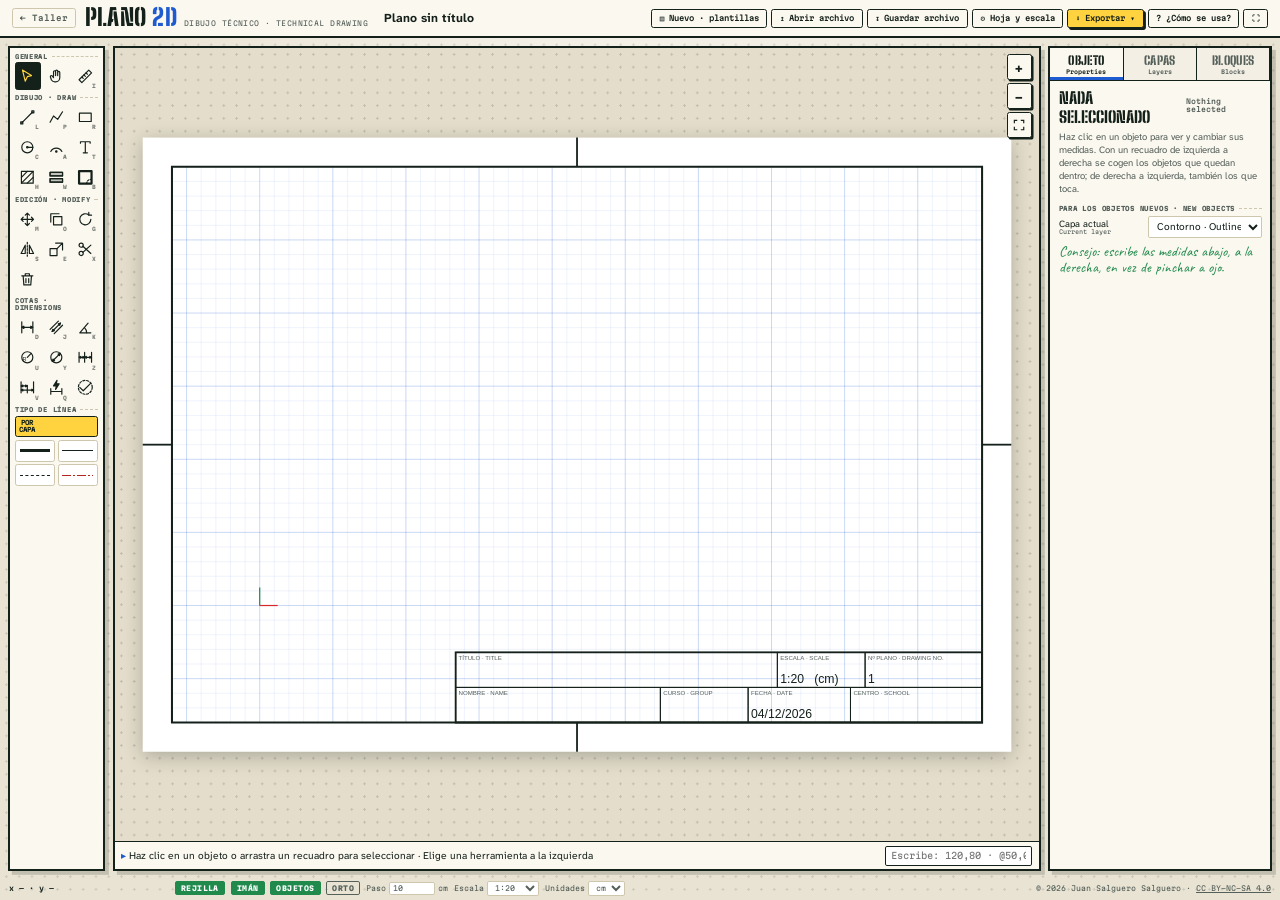
<file: plano2d/index.html>
<!DOCTYPE html>
<html lang="es">
<head>
<meta charset="utf-8">
<meta name="viewport" content="width=device-width, initial-scale=1">
<meta name="author" content="Juan Salguero Salguero">
<meta name="copyright" content="© 2026 Juan Salguero Salguero · CC BY-NC-SA 4.0">
<title>Plano 2D · Dibujo técnico</title>
<meta name="description" content="Plano 2D: un AutoCAD muy sencillo para clase. Dibuja a escala, acota según la norma y exporta a PDF a tamaño real.">
<meta name="theme-color" content="#fbf8ef">
<link rel="icon" href="data:image/svg+xml,%3Csvg xmlns='http://www.w3.org/2000/svg' viewBox='0 0 32 32'%3E%3Crect width='32' height='32' rx='6' fill='%23fbf8ef'/%3E%3Cpath d='M6 24V8M26 24V8M6 16h20' stroke='%231f5bd0' stroke-width='2'/%3E%3Cpath d='M6 16l4-2v4zM26 16l-4-2v4z' fill='%231f5bd0'/%3E%3Crect x='3' y='3' width='26' height='26' fill='none' stroke='%2314201a' stroke-width='2'/%3E%3C/svg%3E">
<link rel="preconnect" href="https://fonts.googleapis.com">
<link rel="preconnect" href="https://fonts.gstatic.com" crossorigin>
<link href="https://fonts.googleapis.com/css2?family=Atkinson+Hyperlegible+Next:wght@400;700&family=Big+Shoulders+Stencil:wght@700;900&family=Caveat:wght@700&family=Martian+Mono:wght@400;600;800&display=swap" rel="stylesheet">
<link rel="stylesheet" href="../comun/taller.css">
<style>
  /* Plano 2D: el acento es el azul de las cotas (tinta de delineante) */
  :root{--acento:var(--blue)}
  .accion{border-style:dashed}
  #pRevision .total{font-family:var(--mono);font-size:.6rem;color:var(--ink-2)}
  .escalas{display:flex;gap:.3rem;align-items:center}
  .escalas input{width:3.4rem}
  .dlg .campo{grid-template-columns:9rem 1fr}
  .seccion{border:1.5px solid var(--line);padding:.4rem .6rem .5rem;margin-bottom:.6rem;background:#fff}
  .seccion > b{font-family:var(--display);font-size:1.1rem;text-transform:uppercase;display:block;margin-bottom:.2rem}
</style>
</head>
<body>
<header class="top">
  <a class="home" href="https://jsalsal003.github.io/" title="Volver a la portada">← Taller</a>
  <div class="brand"><h1>Plano <span>2D</span></h1><small>DIBUJO TÉCNICO · TECHNICAL DRAWING</small></div>
  <input class="nombre" id="nombre" spellcheck="false" title="Nombre del plano (será el nombre del archivo)">
  <span class="guardado" id="guardado"></span>
  <span class="esp"></span>
  <div class="grupo">
    <button class="chip" id="bNuevo" title="Plano nuevo o una plantilla de ejemplo">▤ <span class="lbl">Nuevo · plantillas</span></button>
    <button class="chip" id="bAbrir" title="Abrir un archivo .plano.json (Ctrl+O)">↥ <span class="lbl">Abrir archivo</span></button>
    <button class="chip" id="bGuardar" title="Guardar el plano en un archivo .plano.json (Ctrl+S)">↧ <span class="lbl">Guardar archivo</span></button>
    <button class="chip" id="bHoja" title="Tamaño de la hoja, cajetín, escala, unidades y estilo de cota">⚙ <span class="lbl">Hoja y escala</span></button>
    <div class="menu">
      <button class="chip go" id="bExportar" title="PDF, PNG o Casa 3D">⬇ Exportar ▾</button>
      <div class="lista" id="mExportar" hidden>
        <button data-x="pdf">PDF a tamaño real<small>Imprímelo al 100 % («tamaño real») · .pdf</small></button>
        <button data-x="png">Imagen PNG<small>Para entregar en Classroom · .png</small></button>
        <button data-x="casa">Abrir en Casa 3D<small>Levanta las paredes, huecos y muebles en 3D</small></button>
        <button data-x="casajson">Archivo para Casa 3D<small>Paredes, huecos y muebles · .casa3d.json</small></button>
      </div>
    </div>
    <button class="chip" id="bAyuda" title="¿Cómo se usa? (F1)">? <span class="lbl">¿Cómo se usa?</span></button>
    <button class="chip" id="bPantalla" title="Pantalla completa">⛶</button>
  </div>
</header>

<main class="trabajo">
  <nav class="panel carril" id="carril" aria-label="Herramientas"></nav>
  <section class="panel p2 lienzo">
    <div class="ed2d" id="lienzo">
      <div class="zoom">
        <button id="zMas" title="Acercar (+ o rueda)">+</button>
        <button id="zMenos" title="Alejar (− o rueda)">−</button>
        <button id="zAjustar" title="Ver la hoja entera (0)"><svg viewBox="0 0 24 24" fill="none" stroke="currentColor" stroke-width="2"><path d="M4 9V4h5M15 4h5v5M20 15v5h-5M9 20H4v-5"/></svg></button>
      </div>
    </div>
    <div class="ordenes">
      <span class="msg" id="msg"></span>
      <input id="cmd" placeholder="Escribe: 120,80 · @50,0 · 300<45 · 250" autocomplete="off" spellcheck="false" title="Entrada de coordenadas y medidas (en las unidades del plano). Intro para aplicar.">
    </div>
  </section>
  <aside class="panel p3 lateral">
    <div class="pestanas" id="pestanas">
      <button data-p="pProp" class="on">Objeto<small>Properties</small></button>
      <button data-p="pCapas">Capas<small>Layers</small></button>
      <button data-p="pBloques">Bloques<small>Blocks</small></button>
      <button data-p="pRevision" id="tabRevision" hidden>Revisión<small>Check</small></button>
    </div>
    <div class="cuerpo" id="pProp"></div>
    <div class="cuerpo" id="pCapas" hidden></div>
    <div class="cuerpo" id="pBloques" hidden></div>
    <div class="cuerpo" id="pRevision" hidden></div>
  </aside>
</main>

<footer class="estado">
  <span class="xy" id="xy">x — · y —</span>
  <button class="t" id="tRejilla" title="Ver la rejilla · Grid (F7)">REJILLA</button>
  <button class="t" id="tIman" title="Imán a la rejilla · Snap (F9)">IMÁN</button>
  <button class="t" id="tObjetos" title="Referencia a objetos: extremos, puntos medios, centros e intersecciones · Object snap (F3)">OBJETOS</button>
  <button class="t" id="tOrto" title="Ortogonal: solo en horizontal y vertical · Ortho (F8)">ORTO</button>
  <label title="Paso de la rejilla y del imán">Paso <input id="paso" inputmode="decimal"> <span id="pasoU"></span></label>
  <label>Escala <select id="escala"></select></label>
  <label>Unidades <select id="unidad"><option value="mm">mm</option><option value="cm">cm</option><option value="m">m</option></select></label>
  <span class="firma">© 2026 Juan Salguero Salguero · <a href="https://creativecommons.org/licenses/by-nc-sa/4.0/deed.es" target="_blank" rel="noopener">CC BY-NC-SA 4.0</a></span>
</footer>

<!-- Nuevo y plantillas -->
<div class="modal" id="mNuevo" hidden>
  <div class="dlg">
    <header><h3>Nuevo plano <small>New drawing · templates</small></h3><button class="chip x" data-cerrar>✕</button></header>
    <div class="cuerpo">
      <p class="nota" id="nuevoAviso"></p>
      <div class="sub">En blanco · Blank</div>
      <div class="tarjetas" id="blancos"></div>
      <div class="sub">Plantillas de ejemplo · Templates</div>
      <div class="tarjetas" id="plantillas"><p class="nota">Cargando…</p></div>
    </div>
  </div>
</div>

<!-- Hoja, escala y estilo de cota -->
<div class="modal" id="mHoja" hidden>
  <div class="dlg">
    <header><h3>Hoja y escala <small>Sheet · scale · dimension style</small></h3><button class="chip x" data-cerrar>✕</button></header>
    <div class="cuerpo" id="hojaCuerpo"></div>
    <footer><button class="chip" data-cerrar>Cancelar</button><button class="chip go" id="hojaOk">Aplicar</button></footer>
  </div>
</div>

<!-- Ayuda -->
<div class="modal" id="mAyuda" hidden>
  <div class="dlg">
    <header><h3>¿Cómo se usa? <small>How to use it</small></h3><button class="chip x" data-cerrar>✕</button></header>
    <div class="cuerpo">
      <ol class="pasos">
        <li><span><b>Elige la hoja y la escala</b> con <b>⚙ Hoja y escala</b> (o empieza desde <b>▤ Nuevo · plantillas</b>). Se dibuja siempre con <b>medidas reales</b>; la app lo pone a escala en la hoja.</span></li>
        <li><span><b>Dibuja</b> con las herramientas de la izquierda. Haz clic para cada punto o <b>escribe</b> las medidas abajo: <code>120,80</code> (punto x,y), <code>@50,0</code> (relativo al último punto), <code>300&lt;45</code> (longitud y ángulo) o solo <code>250</code> (longitud hacia donde apunta el ratón).</span></li>
        <li><span><b>Engancha</b> los puntos con el imán: extremos ▢, puntos medios △, centros ○ e intersecciones ✕ (botón <b>OBJETOS</b>, F3). <b>ORTO</b> (F8) solo deja líneas horizontales y verticales.</span></li>
        <li><span><b>Acota</b>: pincha los dos puntos y luego dónde va la línea de cota, o usa la <b>acotación rápida</b> (Q): clic en una línea o un círculo. La cifra es siempre la medida real. Pulsa <b>Revisar cotas</b> para comprobarlas.</span></li>
        <li><span><b>Guarda y entrega</b>: <b>Guardar archivo</b> (.plano.json) para seguir otro día, y <b>Exportar → PDF</b> para imprimir a tamaño real o <b>PNG</b> para Classroom.</span></li>
      </ol>
      <div class="sub">Atajos de teclado · Shortcuts</div>
      <div class="atajos" id="atajos"></div>
      <div class="sub">Ratón y panel táctil · Mouse and touchpad</div>
      <p class="nota">Rueda o pellizco: zoom · Arrastrar con dos dedos, con el botón central o con <kbd>Espacio</kbd> pulsado: mover la vista · Clic derecho o <kbd>Intro</kbd>: terminar · Doble clic en un texto o una cota: cambiar el texto · Doble clic en el cajetín: datos de la hoja.</p>
      <div class="sub">Las reglas de la acotación · Dimensioning rules</div>
      <p class="nota">Cotas <b>mínimas</b> (solo las necesarias), <b>suficientes</b> (que se pueda fabricar la pieza) y <b>adecuadas</b> (fáciles de leer). No repitas medidas, no cruces las líneas de cota y deja al menos 7 mm entre la pieza y la primera cota, y entre cotas paralelas.</p>
    </div>
  </div>
</div>

<!-- Confirmar -->
<div class="modal" id="mConfirmar" hidden>
  <div class="dlg" style="max-width:30rem">
    <header><h3 id="confTit">¿Seguro?</h3></header>
    <div class="cuerpo"><p id="confTxt"></p></div>
    <footer><button class="chip" data-cerrar>Cancelar</button><button class="chip go" id="confOk">Sí</button></footer>
  </div>
</div>

<div id="aviso" role="status" aria-live="polite"></div>

<script src="../comun/nucleo.js"></script>
<script src="../comun/dibujo.js"></script>
<script src="../comun/editor2d.js"></script>
<script src="../comun/panel.js"></script>
<script src="app.js"></script>
</body>
</html>
</file>
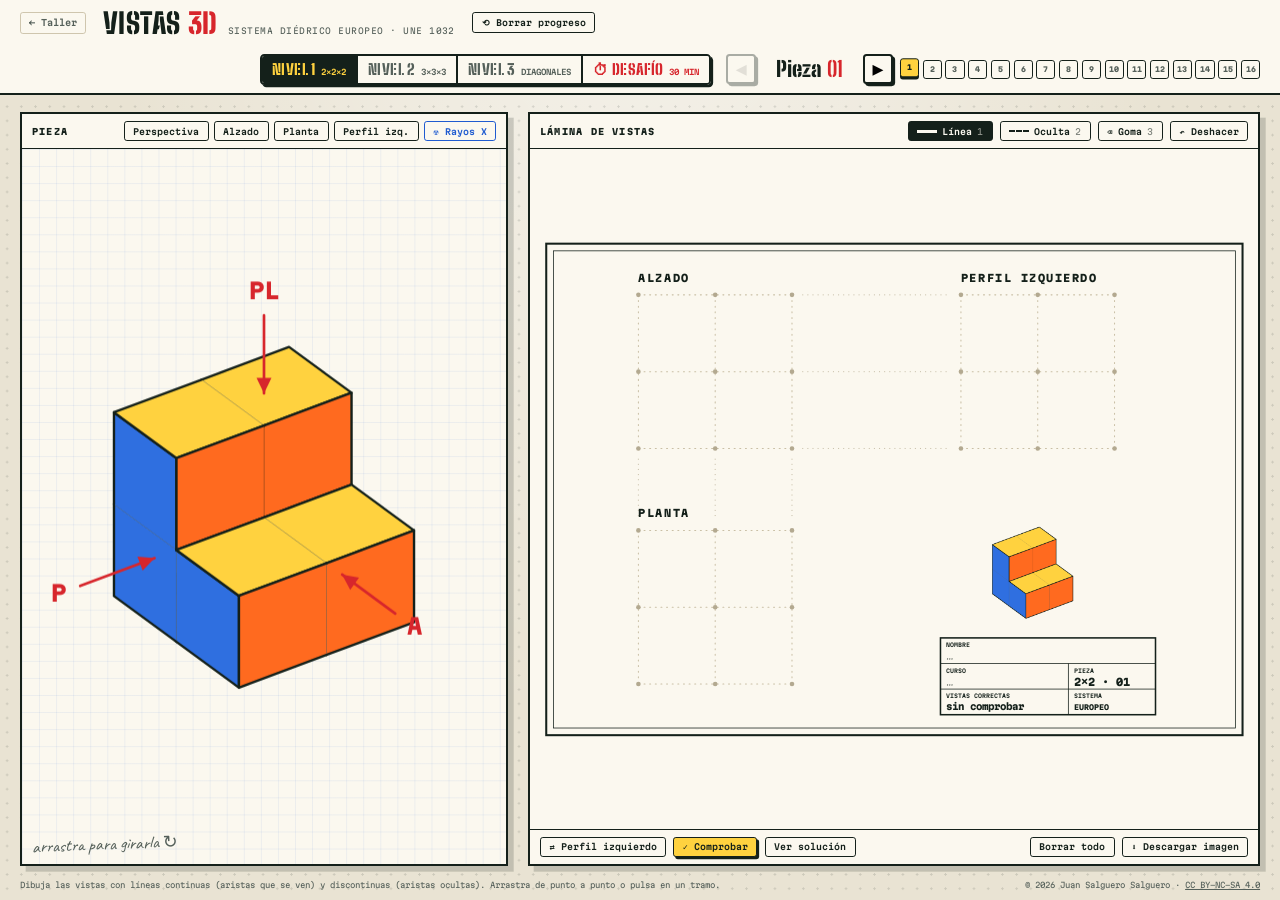
<file: vistas3d/index.html>
<!DOCTYPE html>
<html lang="es">
<head>
<meta charset="utf-8">
<meta name="viewport" content="width=device-width, initial-scale=1">
<meta name="author" content="Juan Salguero Salguero">
<meta name="copyright" content="© 2026 Juan Salguero Salguero · CC BY-NC-SA 4.0">
<title>Vistas 3D · Sistema diédrico</title>
<meta name="theme-color" content="#f3efe4">
<link rel="icon" href="data:image/svg+xml,%3Csvg xmlns='http://www.w3.org/2000/svg' viewBox='0 0 32 32'%3E%3Crect width='32' height='32' rx='6' fill='%23f3efe4'/%3E%3Cpath d='M4 4h11v11H4zM17 4h11v11H17zM4 17h11v11H4z' fill='none' stroke='%2314201a' stroke-width='1.6'/%3E%3Cpath d='M4 9.5h11M9.5 17v11M17 9.5h11' stroke='%23d7262c' stroke-width='1.6'/%3E%3C/svg%3E">
<link rel="preconnect" href="https://fonts.googleapis.com">
<link rel="preconnect" href="https://fonts.gstatic.com" crossorigin>
<link href="https://fonts.googleapis.com/css2?family=Atkinson+Hyperlegible+Next:wght@400;700&family=Big+Shoulders+Stencil:wght@700;900&family=Caveat:wght@700&family=Martian+Mono:wght@400;600;800&display=swap" rel="stylesheet">
<style>
  /* ===================================================================
     VISTAS 3D — sistema diédrico europeo (UNE 1032 / ISO E)
     Estética: mesa de dibujo técnico. Papel crema, tinta negra, lápiz rojo para
     corregir y lápiz azul para la solución.
     =================================================================== */
  :root{
    --desk:#e9e3d3; --paper:#fbf8ef; --paper-2:#f3efe4; --ink:#14201a; --ink-2:#55605a; --line:#cfc6ae;
    --yellow:#ffd23f; --orange:#ff6a1f; --blue:#1f5bd0; --red:#d7262c; --green:#1f8a4c;
    --display:"Big Shoulders Stencil","Arial Narrow",sans-serif;
    --body:"Atkinson Hyperlegible Next","Atkinson Hyperlegible",system-ui,sans-serif;
    --mono:"Martian Mono",ui-monospace,monospace;
    --hand:"Caveat",cursive;
    font-size:clamp(11px, min(100vw / 90, 100vh / 48), 17px);
  }
  *{box-sizing:border-box}
  html,body{margin:0;height:100%}
  body{font-family:var(--body);color:var(--ink);background-color:var(--desk);
    background-image:radial-gradient(rgba(20,32,26,.13) 1px,transparent 1.2px),radial-gradient(ellipse at 50% -20%,rgba(255,255,255,.6),transparent 60%);
    background-size:1rem 1rem,auto;display:flex;flex-direction:column;min-height:100vh}
  button,input{font:inherit}

  /* ---------- barra superior ---------- */
  .top{display:flex;align-items:center;gap:1.2rem;padding:.6rem 1.4rem;border-bottom:2px solid var(--ink);background:var(--paper);flex-wrap:wrap}
  .home{font-family:var(--mono);font-size:.62rem;font-weight:600;text-decoration:none;color:var(--ink-2);border:1px solid var(--line);padding:.3rem .55rem;border-radius:.2rem}
  .home:hover{border-color:var(--ink);color:var(--ink)}
  .brand{display:flex;align-items:baseline;gap:.7rem}
  .brand h1{font-family:var(--display);font-weight:900;font-size:2rem;line-height:1;margin:0;letter-spacing:.02em;text-transform:uppercase}
  .brand h1 span{color:var(--red)}
  .brand small{font-family:var(--mono);font-size:.58rem;color:var(--ink-2);letter-spacing:.06em}
  .ex{margin-left:auto;display:flex;align-items:center;gap:.5rem}
  .ex .num{font-family:var(--display);font-weight:900;font-size:1.5rem;min-width:6.5rem;text-align:center}
  .ex .num b{color:var(--red)}
  .levels{display:flex;border:2px solid var(--ink);border-radius:.3rem;overflow:hidden;margin-right:.6rem;box-shadow:.15rem .15rem 0 var(--ink)}
  .lv{border:0;background:var(--paper);padding:.3rem .7rem;cursor:pointer;font-family:var(--display);font-weight:900;font-size:1.05rem;text-transform:uppercase;letter-spacing:.03em;color:var(--ink-2);display:flex;align-items:baseline;gap:.35rem}
  .lv + .lv{border-left:2px solid var(--ink)}
  .lv small{font-family:var(--mono);font-size:.55rem;font-weight:600;letter-spacing:0}
  .lv.on{background:var(--ink);color:var(--yellow)}
  .lv:not(.on):hover{background:var(--paper-2);color:var(--ink)}
  .dots{display:flex;gap:.25rem}
  .lv.reto{color:var(--red)}
  .lv.reto.on{background:var(--red);color:#fff}
  .clock{display:flex;align-items:center;gap:.5rem;margin-right:.6rem}
  .clock[hidden]{display:none}
  .tl{font-family:var(--display);font-weight:900;font-size:1.7rem;color:var(--ink);background:var(--yellow);border:2px solid var(--ink);padding:0 .5rem;border-radius:.25rem;min-width:4.6rem;text-align:center}
  .tl.low{background:var(--red);color:#fff;animation:blink 1s steps(2) infinite}
  @keyframes blink{50%{opacity:.6}}
  body.in-reto .lv:not(.reto),body.in-reto #xray,body.in-reto #sol,body.in-reto #check,body.in-reto #profile{opacity:.35;pointer-events:none}
  body.in-reto .panel{box-shadow:.4rem .4rem 0 rgba(215,38,44,.35)}
  .modal{position:fixed;inset:0;z-index:50;background:rgba(20,32,26,.45);display:flex;align-items:center;justify-content:center;padding:1rem}
  .modal[hidden]{display:none}
  .dlg{background:var(--paper);border:2px solid var(--ink);box-shadow:.5rem .5rem 0 var(--ink);max-width:34rem;width:100%;padding:1.2rem 1.4rem;animation:up .3s both}
  .dlg h3{font-family:var(--display);font-weight:900;font-size:2rem;text-transform:uppercase;margin:0 0 .6rem}
  .dlg ul{margin:0 0 1rem;padding-left:1.1rem;line-height:1.45}
  .dlg label{display:flex;flex-direction:column;gap:.2rem;font-family:var(--mono);font-size:.62rem;font-weight:600;margin:.5rem 0}
  .dlg input{font-family:var(--body);font-size:1rem;padding:.4rem .5rem;border:2px solid var(--ink);border-radius:.2rem;background:#fff}
  .dlg .btns{display:flex;justify-content:flex-end;gap:.5rem;margin-top:1rem}
  .dlg .err{color:var(--red);font-weight:700;min-height:1em;margin:.3rem 0 0}
  .dlg .small{text-align:right;margin:.6rem 0 0}
  .link{border:0;background:none;color:var(--ink-2);text-decoration:underline;cursor:pointer;font-family:var(--mono);font-size:.6rem;padding:0}
  .dots button{width:1.35rem;height:1.35rem;border:1.5px solid var(--ink);background:var(--paper);border-radius:.2rem;font-family:var(--mono);font-size:.5rem;font-weight:800;cursor:pointer;padding:0;color:var(--ink-2)}
  .dots button.done{background:var(--green);border-color:var(--green);color:#fff}
  .dots button.cur{background:var(--yellow);color:var(--ink);transform:translateY(-.12rem);box-shadow:0 .15rem 0 var(--ink)}
  .arrow{width:2.1rem;height:2.1rem;border:2px solid var(--ink);background:var(--paper);border-radius:.25rem;cursor:pointer;font-weight:800;box-shadow:.15rem .15rem 0 var(--ink)}
  .arrow:active{transform:translate(.1rem,.1rem);box-shadow:none}
  .arrow:disabled{opacity:.35;cursor:default}

  /* ---------- zona de trabajo ---------- */
  main{flex:1;display:grid;grid-template-columns:minmax(0,4fr) minmax(0,6fr);gap:1.4rem;padding:1.2rem 1.4rem 1rem;min-height:0}
  .panel{background:var(--paper);border:2px solid var(--ink);box-shadow:.4rem .4rem 0 rgba(20,32,26,.18);display:flex;flex-direction:column;min-height:0;position:relative;
    animation:up .55s cubic-bezier(.2,.9,.25,1.1) both}
  .panel.sheet{animation-delay:.12s}
  @keyframes up{from{opacity:0;transform:translateY(1rem)}to{opacity:1;transform:none}}
  .ph{display:flex;align-items:center;gap:.5rem;padding:.45rem .7rem;border-bottom:1.5px solid var(--ink);flex-wrap:wrap}
  .dhint{font-family:var(--hand);font-size:1.15rem;color:var(--green);margin-left:.3rem}
  .ph.bottom{border-bottom:0;border-top:1.5px solid var(--ink)}
  .ph h2{font-family:var(--mono);font-size:.62rem;font-weight:800;letter-spacing:.14em;text-transform:uppercase;margin:0 auto 0 0}

  /* modelo 3D */
  .stage{flex:1;position:relative;min-height:0;cursor:grab;touch-action:none;
    background-image:linear-gradient(rgba(31,91,208,.07) 1px,transparent 1px),linear-gradient(90deg,rgba(31,91,208,.07) 1px,transparent 1px);background-size:1.2rem 1.2rem}
  .stage:active{cursor:grabbing}
  .stage canvas{position:absolute;inset:0;width:100%;height:100%}
  .hint{position:absolute;left:.7rem;bottom:.6rem;font-family:var(--hand);font-size:1.25rem;color:var(--ink-2);pointer-events:none;transform:rotate(-2deg)}
  .views{display:flex;gap:.35rem;flex-wrap:wrap}

  .chip{border:1.5px solid var(--ink);background:var(--paper);padding:.28rem .6rem;border-radius:.2rem;cursor:pointer;font-family:var(--mono);font-size:.6rem;font-weight:600;display:inline-flex;align-items:center;gap:.35rem;color:var(--ink)}
  .chip:hover{background:var(--paper-2)}
  .chip.on{background:var(--ink);color:var(--paper)}
  .chip.go{background:var(--yellow);box-shadow:.15rem .15rem 0 var(--ink)}
  .chip.go:active{transform:translate(.1rem,.1rem);box-shadow:none}
  .chip .k{opacity:.55;font-weight:400}
  .chip.xr{border-color:var(--blue);color:var(--blue)}
  .chip.xr.on{background:var(--blue);color:#fff}
  .xlegend{position:absolute;right:.7rem;bottom:.6rem;font-family:var(--mono);font-size:.56rem;background:rgba(251,248,239,.9);border:1px solid var(--line);padding:.3rem .5rem;display:none;gap:.8rem;pointer-events:none}
  .xlegend.show{display:flex}
  .xlegend span{display:inline-flex;align-items:center;gap:.35rem}
  .xlegend i{display:inline-block;width:1.5rem;border-top:3px solid var(--ink)}
  .xlegend i.h{border-top:2.5px dashed var(--blue)}
  .sep{width:1px;align-self:stretch;background:var(--line);margin:0 .15rem}
  .sample{display:inline-block;width:1.4rem;height:0;border-top:3px solid currentColor}
  .sample.dash{border-top-style:dashed;border-top-width:2.5px}

  /* lámina */
  .board{flex:1;min-height:0;display:flex;align-items:center;justify-content:center;padding:.4rem}
  .board svg{width:100%;height:100%;max-height:100%;touch-action:none;user-select:none}
  .seg-hit{stroke:transparent;stroke-width:26;cursor:crosshair}
  .msg{position:absolute;left:50%;top:3.3rem;font-family:var(--hand);font-size:1.9rem;color:var(--green);transform:translateX(-50%) rotate(-3deg);white-space:nowrap;pointer-events:none;opacity:0;transition:opacity .3s}
  .msg.show{opacity:1}
  .msg.bad{color:var(--red)}

  .foot{display:flex;justify-content:space-between;gap:1rem;padding:0 1.4rem .7rem;font-family:var(--mono);font-size:.55rem;color:var(--ink-2)}
  .foot a{color:inherit}

  @media (max-width:860px){
    :root{font-size:14px}
    main{grid-template-columns:1fr;grid-template-rows:20rem auto}
    .board{display:block}
    .board svg{height:auto;max-height:none;aspect-ratio:1400/1000;display:block}
    .ex{margin-left:0;flex-wrap:wrap}
    .dots{flex-wrap:wrap;width:100%}
    .panel{min-width:0}
  }
  @media (prefers-reduced-motion:reduce){*{animation:none !important;transition:none !important}}
</style>
</head>
<body>
<header class="top">
  <a class="home" href="https://jsalsal003.github.io/" title="Volver a la portada">← Taller</a>
  <div class="brand"><h1>Vistas <span>3D</span></h1><small>SISTEMA DIÉDRICO EUROPEO · UNE 1032</small></div>
  <button class="chip" id="resetAll" title="Borrar todo lo guardado en este equipo (dibujos, piezas hechas, nombre…) para empezar de cero">⟲ Borrar progreso</button>
  <div class="ex">
    <div class="levels" role="group" aria-label="Nivel de dificultad">
      <button class="lv" data-level="L1" title="Piezas de 2×2×2 cubos (16 piezas)">Nivel 1 <small>2×2×2</small></button>
      <button class="lv" data-level="L2" title="Piezas de 3×3×3 cubos (10 piezas, más difíciles)">Nivel 2 <small>3×3×3</small></button>
      <button class="lv" data-level="L3" title="Piezas de 2×2×2 con caras inclinadas: hay que dibujar líneas diagonales (5 piezas)">Nivel 3 <small>diagonales</small></button>
      <button class="lv reto" data-level="R" title="Desafío: 5 piezas nuevas en 30 minutos, sin ayudas. Al terminar se descarga un PDF para Classroom">⏱ Desafío <small>30 min</small></button>
    </div>
    <div class="clock" id="clock" hidden>
      <span class="tl" id="timeLeft" title="Tiempo que queda">30:00</span>
      <button class="chip go" id="entregar" title="Terminar el desafío y descargar el PDF">Entregar</button>
    </div>
    <button class="arrow" id="prev" title="Ejercicio anterior">◀</button>
    <div class="num">Pieza <b id="exn">01</b></div>
    <button class="arrow" id="next" title="Ejercicio siguiente">▶</button>
    <div class="dots" id="dots"></div>
  </div>
</header>

<main>
  <section class="panel">
    <div class="ph">
      <h2>Pieza</h2>
      <div class="views">
        <button class="chip" data-cam="iso" title="Volver a la perspectiva">Perspectiva</button>
        <button class="chip" data-cam="front" title="Mirar la pieza de frente">Alzado</button>
        <button class="chip" data-cam="top" title="Mirar la pieza desde arriba">Planta</button>
        <button class="chip" data-cam="side" id="camSide" title="Mirar la pieza desde el lado">Perfil izq.</button>
        <button class="chip xr" id="xray" title="Rayos X: ver la pieza transparente con las aristas ocultas en azul discontinuo (X)">☢ Rayos X</button>
      </div>
    </div>
    <div class="stage" id="stage"><canvas id="cv"></canvas><span class="hint">arrastra para girarla ↻</span><div class="xlegend" id="xlegend"><span><i></i>vista</span><span><i class="h"></i>oculta</span></div></div>
  </section>

  <section class="panel sheet">
    <div class="ph">
      <h2>Lámina de vistas</h2>
      <button class="chip on" data-tool="solid" title="Arista vista: línea continua (1)"><span class="sample"></span>Línea <span class="k">1</span></button>
      <button class="chip" data-tool="dashed" title="Arista oculta: línea discontinua (2)"><span class="sample dash"></span>Oculta <span class="k">2</span></button>
      <button class="chip" data-tool="erase" title="Borrar líneas (3)">⌫ Goma <span class="k">3</span></button>
      <button class="chip" id="undo" title="Deshacer (Ctrl+Z)">↶ Deshacer</button>
      <span class="dhint" id="diagHint" style="display:none">⟋ también en diagonal</span>
    </div>
    <div class="board"><svg id="sheet" viewBox="0 0 1400 1000" xmlns="http://www.w3.org/2000/svg"></svg></div>
    <div class="ph bottom">
      <button class="chip" id="profile" title="Cambiar entre perfil izquierdo y derecho">⇄ Perfil izquierdo</button>
      <button class="chip go" id="check" title="Comprobar si las vistas son correctas">✓ Comprobar</button>
      <button class="chip" id="sol" title="Ver la solución en azul">Ver solución</button>
      <span style="margin-left:auto"></span>
      <button class="chip" id="clear" title="Borrar las tres vistas">Borrar todo</button>
      <button class="chip" id="png" title="Descargar la lámina como imagen para entregarla">⬇ Descargar imagen</button>
    </div>
    <div class="msg" id="msg"></div>
  </section>
</main>
<div class="foot"><span>Dibuja las vistas con líneas continuas (aristas que se ven) y discontinuas (aristas ocultas). Arrastra de punto a punto o pulsa en un tramo.</span><span>© 2026 Juan Salguero Salguero · <a href="https://creativecommons.org/licenses/by-nc-sa/4.0/deed.es" target="_blank" rel="noopener license">CC BY-NC-SA 4.0</a></span></div>

<!-- ventanas del Desafío (en el código se llama «reto») -->
<div class="modal" id="mReto" hidden>
  <div class="dlg">
    <h3>⏱ ¿Empezar el Desafío?</h3>
    <ul>
      <li>Tendrás <b>30 minutos</b> para dibujar las vistas de <b>5 piezas nuevas</b>: 2 de cubos 2×2×2, 1 de 3×3×3 y 2 con caras inclinadas.</li>
      <li>Durante el desafío <b>no hay</b> Rayos X, ni Ver solución, ni Comprobar.</li>
      <li>Al terminar (o al acabarse el tiempo) se descarga un <b>PDF</b> con tus 5 láminas y un código QR para el profesor. <b>Súbelo a Classroom.</b></li>
    </ul>
    <label>Nombre y apellidos <input id="rNombre" maxlength="60" autocomplete="name"></label>
    <label>Curso y grupo <input id="rCurso" maxlength="30" placeholder="por ejemplo 2º ESO B"></label>
    <p class="err" id="rErr"></p>
    <div class="btns"><button class="chip" data-close>Cancelar</button><button class="chip go" id="rStart">Sí, empezar el desafío</button></div>
  </div>
</div>
<div class="modal" id="mEntregar" hidden>
  <div class="dlg">
    <h3>¿Entregar ya?</h3>
    <p>Después ya no podrás cambiar tus dibujos. Te quedan <b id="eLeft"></b>.</p>
    <div class="btns"><button class="chip" data-close>Seguir con el desafío</button><button class="chip go" id="eYes">Sí, entregar</button></div>
  </div>
</div>
<div class="modal" id="mFin" hidden>
  <div class="dlg">
    <h3 id="fTitle">¡Desafío terminado!</h3>
    <p>Descarga el PDF y <b>súbelo a Classroom</b>. Tiene una página por pieza y una última con el código QR para el profesor.</p>
    <p class="err" id="fErr"></p>
    <div class="btns"><button class="chip" id="fPractica">Volver a practicar</button><button class="chip go" id="fPdf">⬇ Descargar PDF</button></div>
    <p class="small"><button class="link" id="fNuevo">Empezar otro desafío</button></p>
  </div>
</div>
<div class="modal" id="mBorrar" hidden>
  <div class="dlg">
    <h3>¿Borrar todo el progreso?</h3>
    <div id="bSi">
      <p>Se borra todo lo que Vistas 3D tiene guardado <b>en este equipo y este navegador</b>, y empieza de cero:</p>
      <ul>
        <li>los dibujos de todas las piezas de los 3 niveles y las piezas marcadas como bien hechas,</li>
        <li>el nombre y el curso del cajetín,</li>
        <li>el desafío entregado, si lo hay: <b>descarga antes su PDF si todavía no lo has subido a Classroom.</b></li>
      </ul>
      <p>No se puede deshacer.</p>
      <div class="btns"><button class="chip" data-close>Cancelar</button><button class="chip go" id="bYes" style="background:var(--red);color:#fff">Sí, borrar todo</button></div>
    </div>
    <div id="bNo">
      <p>Durante el desafío no se puede borrar el progreso. Entrégalo primero.</p>
      <div class="btns"><button class="chip go" data-close>Vale</button></div>
    </div>
  </div>
</div>

<script src="nucleo.js"></script>
<script>
(function () {
  'use strict';
  /* ---------- piezas ----------
     Cada pieza es una lista de capas, de abajo arriba. Cada capa se ve desde arriba y tiene una fila
     por cada profundidad, de atrás a delante, separadas por espacios; en cada fila, "1" = cubo (de izquierda a derecha). */
  var LEVELS = {
    // Nivel 1: piezas de 2×2×2 (16 piezas)
    L1: { n: 2, pieces: [
      ['11 11', '11 00'], ['11 11', '10 10'], ['11 11', '10 00'], ['11 11', '10 01'],
      ['11 11', '11 10'], ['11 10', '10 00'], ['10 11', '10 10'], ['10 10', '11 00'],
      ['00 11', '00 10'], ['01 11', '00 01'], ['11 10', '01 10'], ['11 10', '11 10'],
      ['11 11', '00 11'], ['11 00', '11 10'], ['11 10', '01 00'], ['11 01', '10 01']
    ] },
    // Nivel 2: piezas de 3×3×3 (10 piezas, de menos a más difícil)
    L2: { n: 3, pieces: [
      ['111 111 111', '111 111 000', '111 000 000'],   // 1 escalera de tres peldaños
      ['111 111 111', '110 110 000', '100 000 000'],   // 2 escalera en esquina
      ['111 111 111', '111 100 100', '100 100 100'],   // 3 torre en la esquina y muro
      ['000 111 000', '010 111 010', '000 010 000'],   // 4 cruz escalonada
      ['111 111 111', '101 101 101', '101 101 101'],   // 5 canal en U
      ['101 101 101', '111 111 111', '000 000 000'],   // 6 puente (túnel)
      ['111 111 111', '111 111 111', '111 101 111'],   // 7 cajeado en la cara de arriba
      ['100 100 100', '100 100 100', '111 111 111'],   // 8 voladizo
      ['111 111 111', '111 111 110', '111 110 100'],   // 9 esquina recortada en escalones
      ['111 111 111', '111 001 101', '100 001 000']    // 10 pieza mixta
    ] },
    /* Nivel 3: piezas de 2×2×2 con caras inclinadas (salen líneas diagonales).
       Cada celda: [x, y, z, tipo]. x: izquierda→derecha, y: delante→atrás, z: abajo→arriba.
       Tipo "1" = cubo. Una cuña (medio cubo cortado en diagonal) se escribe con el eje de su arista larga (x, y o z)
       y la esquina que conserva en los otros dos ejes, en orden (x: y,z · y: x,z · z: x,y). Ej.: "x10" = cuña a lo largo de x
       que conserva la esquina y=1 (atrás), z=0 (abajo): una rampa que sube hacia atrás. */
    L3: { n: 2, diag: true, pieces: [
      // 1 rampa: sube de delante hacia atrás
      [[0, 1, 0, '1'], [1, 1, 0, '1'], [0, 0, 0, 'x10'], [1, 0, 0, 'x10'], [0, 1, 1, 'x10'], [1, 1, 1, 'x10']],
      // 2 tejado a dos aguas
      [[0, 0, 0, '1'], [1, 0, 0, '1'], [0, 1, 0, '1'], [1, 1, 0, '1'], [0, 0, 1, 'y10'], [0, 1, 1, 'y10'], [1, 0, 1, 'y00'], [1, 1, 1, 'y00']],
      // 3 rampa lateral: baja hacia la derecha
      [[0, 0, 0, '1'], [1, 0, 0, '1'], [0, 1, 0, '1'], [1, 1, 0, '1'], [0, 0, 1, '1'], [0, 1, 1, '1'], [1, 0, 1, 'y00'], [1, 1, 1, 'y00']],
      // 4 chaflán: arista vertical delantera derecha cortada
      [[0, 1, 0, '1'], [1, 1, 0, '1'], [0, 0, 0, '1'], [1, 0, 0, 'z01'], [0, 1, 1, '1']],
      // 5 pieza mixta: rampas en dos direcciones
      [[0, 1, 0, '1'], [1, 1, 0, '1'], [0, 0, 0, '1'], [1, 0, 0, 'x10'], [0, 1, 1, '1'], [1, 1, 1, 'y00'], [0, 0, 1, 'x10']]
    ] }
  };
  var LV = LEVELS.L1, N = 2, PIEZAS = LV.pieces;
  function parse(p) { // devuelve occ[x][y][z]: 0 = vacío, 1 = cubo, {ax, a, b} = cuña
    var o = [];
    for (var x = 0; x < N; x++) { o.push([]); for (var y = 0; y < N; y++) { o[x].push([]); for (var z = 0; z < N; z++) o[x][y].push(0); } }
    if (LV.diag) {
      p.forEach(function (c) { o[c[0]][c[1]][c[2]] = c[3] === '1' ? 1 : { ax: c[3][0], a: +c[3][1], b: +c[3][2] }; });
      return o;
    }
    p.forEach(function (capa, z) {
      capa.split(' ').forEach(function (f, i) { var y = N - 1 - i; for (var x = 0; x < N; x++) o[x][y][z] = f[x] === '1' ? 1 : 0; });
    });
    return o;
  }

  /* ---------- estado (cada nivel guarda sus propias piezas y dibujos) ---------- */
  var KEY = 'vistas3d:v1', S;
  try { S = JSON.parse(localStorage.getItem(KEY)) || {}; } catch (e) { S = {}; }
  S.profile = S.profile || 'izq'; S.draw = S.draw || {}; S.done = S.done || {}; S.name = S.name || ''; S.group = S.group || '';
  // versiones anteriores: niveles "2"/"3" (por tamaño) o sin nivel → L1/L2
  var OLD = { 2: 'L1', 3: 'L2' };
  [S.draw, S.done].forEach(function (m) {
    Object.keys(m).forEach(function (k) {
      var nk = /^\d+$/.test(k) ? 'L1:' + k : /^[23]:/.test(k) ? OLD[k[0]] + k.slice(1) : null;
      if (nk) { m[nk] = m[k]; delete m[k]; }
    });
  });
  if (OLD[S.level]) S.level = OLD[S.level];
  if (!LEVELS[S.level]) S.level = 'L1';
  var ex0 = S.exBy || {}; S.exBy = { L1: ex0.L1 !== undefined ? ex0.L1 : (ex0[2] || S.ex || 0), L2: ex0.L2 !== undefined ? ex0.L2 : (ex0[3] || 0), L3: ex0.L3 || 0 };
  S.ex = S.exBy[S.level] || 0;
  function K(i) { return S.level + ':' + (i === undefined ? S.ex : i); }
  function save() { try { localStorage.setItem(KEY, JSON.stringify(S)); } catch (e) { /* nada */ } }
  var occ, tool = 'solid', showSol = false, checked = null, undoStack = [];
  function cur() { var d = S.draw[K()]; if (!d) d = S.draw[K()] = { alzado: {}, planta: {}, izq: {}, der: {} }; return d; }
  function filled(x, y, z) { return x >= 0 && y >= 0 && z >= 0 && x < N && y < N && z < N && occ[x][y][z] === 1; }

  /* ---------- vistas correctas (calculadas) ----------
     Para cada vista: u (derecha), v (arriba), d (profundidad, 0 = lo más cerca del observador). */
  var MAP = {
    alzado: function (u, v, d) { return [u, d, v]; },
    planta: function (u, v, d) { return [u, v, N - 1 - d]; },
    izq: function (u, v, d) { return [d, N - 1 - u, v]; },
    der: function (u, v, d) { return [N - 1 - d, u, v]; }
  };
  function solution(view) { return LV.diag ? solutionRay(view) : solutionVox(view); }

  /* Cálculo general por rayos (sirve para cuñas y caras inclinadas):
     por cada tramo posible (horizontal, vertical o diagonal de una celda) se lanzan rayos a ambos lados,
     muy cerca, y se comparan las superficies que atraviesan. Si la primera superficie cambia → arista vista;
     si solo cambia alguna de detrás → arista oculta. */
  function cellAt(x, y, z) { return x >= 0 && y >= 0 && z >= 0 && x < N && y < N && z < N ? occ[x][y][z] : 0; }
  function insideW(x, y, z) {
    var cx = Math.floor(x), cy = Math.floor(y), cz = Math.floor(z), c = cellAt(cx, cy, cz);
    if (!c) return false;
    if (c === 1) return true;
    var l = { x: x - cx, y: y - cy, z: z - cz }, pq = c.ax === 'x' ? ['y', 'z'] : c.ax === 'y' ? ['x', 'z'] : ['x', 'y'];
    var p = l[pq[0]], q = l[pq[1]];
    return (c.a ? 1 - p : p) + (c.b ? 1 - q : q) <= 1;
  }
  var RAY = {
    alzado: function (U, V, D) { return [U, D, V]; },
    planta: function (U, V, D) { return [U, V, N - D]; },
    izq: function (U, V, D) { return [D, N - U, V]; },
    der: function (U, V, D) { return [N - D, U, V]; }
  };
  function crossings(view, U, V) {
    var f = RAY[view], out = [], step = 1 / 64, prev = false;
    function inside(D) { var p = f(U, V, D); return insideW(p[0], p[1], p[2]); }
    for (var D = -step; D <= N + step; D += step) {
      var now = inside(D);
      if (now !== prev) { // afinar el punto de cruce
        var lo = D - step, hi = D;
        for (var i = 0; i < 22; i++) { var mid = (lo + hi) / 2; if (inside(mid) === prev) lo = mid; else hi = mid; }
        out.push((lo + hi) / 2); prev = now;
      }
    }
    return out;
  }
  function segUV(key) { // extremos del tramo en unidades de celda (u derecha, v arriba)
    var p = key.slice(1).split(',').map(Number), t = key[0];
    if (t === 'h') return [p[0], p[1], p[0] + 1, p[1]];
    if (t === 'v') return [p[0], p[1], p[0], p[1] + 1];
    return p[2] === 0 ? [p[0], p[1], p[0] + 1, p[1] + 1] : [p[0] + 1, p[1], p[0], p[1] + 1];
  }
  function solutionRay(view) {
    var out = {}, E = 0.02;
    allKeys(true).forEach(function (key) {
      var s = segUV(key), du = s[2] - s[0], dv = s[3] - s[1], L = Math.hypot(du, dv), nu = -dv / L, nv = du / L, vis = 0, hid = 0;
      [0.2, 0.35, 0.5, 0.65, 0.8].forEach(function (t) {
        var u = s[0] + du * t, v = s[1] + dv * t;
        var A1 = crossings(view, u + nu * E, v + nv * E), A3 = crossings(view, u + nu * 3 * E, v + nv * 3 * E);
        var B1 = crossings(view, u - nu * E, v - nv * E), B3 = crossings(view, u - nu * 3 * E, v - nv * 3 * E);
        // cada superficie: profundidad llevada a la línea del tramo y pendiente (cómo cambia al alejarse)
        function surf(X1, X3, sign) {
          if (X1.length !== X3.length) return null;
          return X1.map(function (d, i) { var sl = (X3[i] - d) / (2 * E); return { d: d - sl * E, s: sl * sign }; });
        }
        var a = surf(A1, A3, 1), b = surf(B1, B3, -1);
        function same(x, y) { return Math.abs(x.d - y.d) < 0.006 && Math.abs(x.s - y.s) < 0.25; }
        if (!a || !b) { hid++; return; }
        var firstDiff = (a.length === 0) !== (b.length === 0) || (a.length && b.length && !same(a[0], b[0]));
        var anyDiff = a.length !== b.length || a.some(function (x, i) { return !same(x, b[i]); });
        if (firstDiff) vis++; else if (anyDiff) hid++;
      });
      if (vis >= 3) out[key] = 'solid'; else if (vis + hid >= 3) out[key] = 'dashed';
    });
    return out;
  }

  function solutionVox(view) {
    var m = MAP[view], out = {};
    function o(u, v, d) { if (u < 0 || v < 0 || d < 0 || u >= N || v >= N || d >= N) return 0; var p = m(u, v, d); return filled(p[0], p[1], p[2]) ? 1 : 0; }
    function depth(u, v) { if (u < 0 || v < 0 || u >= N || v >= N) return 99; for (var d = 0; d < N; d++) if (o(u, v, d)) return d; return 99; }
    function edge(a, b, c, e) { var n = a + b + c + e; return n === 1 || n === 3 || (n === 2 && a === e); }
    for (var b = 0; b <= N; b++) for (var c = 0; c < N; c++) {
      // tramo vertical en u=b, entre v=c y v=c+1 (separa las celdas (b-1,c) y (b,c))
      var vis = depth(b - 1, c) !== depth(b, c), hid = false;
      for (var k = 0; k <= N && !vis; k++) if (edge(o(b - 1, c, k - 1), o(b, c, k - 1), o(b - 1, c, k), o(b, c, k))) hid = true;
      if (vis) out['v' + b + ',' + c] = 'solid'; else if (hid) out['v' + b + ',' + c] = 'dashed';
      // tramo horizontal en v=b, entre u=c y u=c+1 (separa las celdas (c,b-1) y (c,b))
      vis = depth(c, b - 1) !== depth(c, b); hid = false;
      for (k = 0; k <= N && !vis; k++) if (edge(o(c, b - 1, k - 1), o(c, b, k - 1), o(c, b - 1, k), o(c, b, k))) hid = true;
      if (vis) out['h' + c + ',' + b] = 'solid'; else if (hid) out['h' + c + ',' + b] = 'dashed';
    }
    return out;
  }

  /* ---------- lámina (SVG) ---------- */
  var svg = document.getElementById('sheet'), NS = 'http://www.w3.org/2000/svg';
  var G = 300, CELL = G / N; // cada vista mide siempre lo mismo; las celdas dependen del nivel
  // posición de cada recuadro: sistema europeo. Perfil izquierdo a la derecha del alzado; perfil derecho a la izquierda.
  function layout() {
    var L = { x: 200, y: 120 }, R = { x: 830, y: 120 }, BL = { x: 200, y: 580 }, BR = { x: 830, y: 580 };
    return S.profile === 'izq'
      ? { alzado: L, izq: R, planta: BL, block: BR }
      : { der: L, alzado: R, planta: BR, block: BL };
  }
  var NAMES = { alzado: 'ALZADO', planta: 'PLANTA', izq: 'PERFIL IZQUIERDO', der: 'PERFIL DERECHO' };
  function el(tag, attrs, parent) { var e = document.createElementNS(NS, tag); for (var k in attrs) e.setAttribute(k, attrs[k]); if (parent) parent.appendChild(e); return e; }
  // tramos: "h i,j" horizontal, "v i,j" vertical, "d i,j,0" diagonal ⟋ de la celda (i,j), "d i,j,1" diagonal ⟍
  function segPts(key, o) {
    var s = segUV(key);
    return [o.x + s[0] * CELL, o.y + G - s[1] * CELL, o.x + s[2] * CELL, o.y + G - s[3] * CELL];
  }
  function allKeys(diag) {
    var k = [];
    if (diag) for (var i = 0; i < N; i++) for (var j = 0; j < N; j++) { k.push('d' + i + ',' + j + ',0'); k.push('d' + i + ',' + j + ',1'); }
    for (var b = 0; b <= N; b++) for (var c = 0; c < N; c++) { k.push('v' + b + ',' + c); k.push('h' + c + ',' + b); }
    return k;
  }
  var thumbURL = '';

  function drawSheet() {
    svg.innerHTML = '';
    var L = layout(), d = cur();
    el('rect', { x: 20, y: 20, width: 1360, height: 960, fill: '#fbf8ef', stroke: '#14201a', 'stroke-width': 4 }, svg);
    el('rect', { x: 34, y: 34, width: 1332, height: 932, fill: 'none', stroke: '#14201a', 'stroke-width': 1.5 }, svg);
    // líneas de referencia entre vistas
    var ref = el('g', { stroke: '#b7ad93', 'stroke-width': 1.5, 'stroke-dasharray': '2 8' }, svg);
    var a = L.alzado;
    for (var i = 0; i <= N; i++) {
      el('line', { x1: a.x + i * CELL, y1: a.y + G + 20, x2: a.x + i * CELL, y2: L.planta.y - 20 }, ref);
      var s = L.izq || L.der, from = L.izq ? a.x + G + 20 : s.x + G + 20, to = L.izq ? s.x - 20 : a.x - 20;
      el('line', { x1: from, y1: a.y + i * CELL, x2: to, y2: a.y + i * CELL }, ref);
    }
    ['alzado', 'planta', S.profile].forEach(function (view) {
      var o = L[view], g = el('g', { 'data-view': view }, svg);
      var lab = el('text', { x: o.x, y: o.y - 26, 'font-family': 'Martian Mono, monospace', 'font-size': 20, 'font-weight': 800, 'letter-spacing': 3, fill: '#14201a' }, g);
      lab.textContent = NAMES[view];
      // estado de la comprobación
      if (checked && checked[view]) {
        var r = checked[view], ok = r.ok;
        var t = el('text', { x: o.x + G / 2, y: o.y + G + 48, 'text-anchor': 'middle', 'font-family': 'Caveat, cursive', 'font-size': 36, 'font-weight': 700, fill: ok ? '#1f8a4c' : '#d7262c' }, g);
        t.textContent = ok ? '¡Bien! ✓' : (r.missing ? 'faltan ' + r.missing : '') + (r.missing && r.extra ? ' · ' : '') + (r.extra ? 'sobran ' + r.extra : '');
      }
      // plantilla punteada
      var grid = el('g', { stroke: '#c9bfa5', 'stroke-width': 2, 'stroke-dasharray': '2 9', 'stroke-linecap': 'round' }, g);
      for (var i = 0; i <= N; i++) {
        el('line', { x1: o.x + i * CELL, y1: o.y, x2: o.x + i * CELL, y2: o.y + G }, grid);
        el('line', { x1: o.x, y1: o.y + i * CELL, x2: o.x + G, y2: o.y + i * CELL }, grid);
      }
      // solución en azul
      if (showSol) {
        var sol = solution(view), sg = el('g', { stroke: '#1f5bd0', 'stroke-width': 13, 'stroke-linecap': 'round', opacity: .28 }, g);
        Object.keys(sol).forEach(function (k) { var p = segPts(k, o); el('line', { x1: p[0], y1: p[1], x2: p[2], y2: p[3], 'stroke-dasharray': sol[k] === 'dashed' ? '22 18' : null }, sg); });
      }
      // puntos de la rejilla: gris claro y por debajo de las líneas, para no confundirse con el dibujo
      var dots = el('g', { fill: '#b3a990' }, g);
      for (var x = 0; x <= N; x++) for (var y = 0; y <= N; y++) el('circle', { cx: o.x + x * CELL, cy: o.y + y * CELL, r: 4.5 }, dots);
      // líneas del alumno
      var mine = d[view], wrong = checked && checked[view] ? checked[view].wrongKeys : {};
      Object.keys(mine).forEach(function (k) {
        var p = segPts(k, o), dashed = mine[k] === 'dashed';
        var ln = el('line', { x1: p[0], y1: p[1], x2: p[2], y2: p[3], stroke: wrong[k] ? '#d7262c' : '#14201a', 'stroke-width': dashed ? 6 : 8, 'stroke-linecap': 'round' }, g);
        if (dashed) ln.setAttribute('stroke-dasharray', '18 16');
      });
      // zonas para pulsar cada tramo
      allKeys(LV.diag).forEach(function (k) { var p = segPts(k, o); el('line', { x1: p[0], y1: p[1], x2: p[2], y2: p[3], class: 'seg-hit', 'data-key': k, 'data-view': view }, g); });
      // vista previa del trazo
      el('line', { id: 'prev-' + view, stroke: '#ffb000', 'stroke-width': 10, 'stroke-linecap': 'round', opacity: 0 }, g);
    });
    // cajetín + miniatura
    var B = L.block, bg = el('g', {}, svg);
    if (thumbURL) el('image', { href: thumbURL, x: B.x - 10, y: B.y - 50, width: 300, height: 254 }, bg);
    var bx = B.x - 40, by = B.y + 210, bw = 420;
    el('rect', { x: bx, y: by, width: bw, height: 150, fill: 'none', stroke: '#14201a', 'stroke-width': 3 }, bg);
    [[bx, by + 50, bx + bw, by + 50], [bx, by + 100, bx + bw, by + 100], [bx + 250, by + 50, bx + 250, by + 150]].forEach(function (l) { el('line', { x1: l[0], y1: l[1], x2: l[2], y2: l[3], stroke: '#14201a', 'stroke-width': 1.5 }, bg); });
    function txt(x, y, s, size, w, fam) { var t = el('text', { x: x, y: y, 'font-family': fam || 'Martian Mono, monospace', 'font-size': size, 'font-weight': w || 400, fill: '#14201a' }, bg); t.textContent = s; return t; }
    txt(bx + 10, by + 18, 'NOMBRE', 11, 600); txt(bx + 10, by + 68, 'CURSO', 11, 600); txt(bx + 260, by + 68, 'PIEZA', 11, 600); txt(bx + 10, by + 118, 'VISTAS CORRECTAS', 11, 600); txt(bx + 260, by + 118, 'SISTEMA', 11, 600);
    var nameT = txt(bx + 10, by + 43, S.name || '…', 22, 700, 'Caveat, cursive'); nameT.setAttribute('id', 'tName'); nameT.style.cursor = 'pointer';
    var groupT = txt(bx + 10, by + 93, S.group || '…', 22, 700, 'Caveat, cursive'); groupT.setAttribute('id', 'tGroup'); groupT.style.cursor = 'pointer';
    var enReto = S.level === 'R';
    txt(bx + 260, by + 93, enReto ? 'DESAFÍO · ' + (S.ex + 1) + '/' + PIEZAS.length : (LV.diag ? 'N3' : N + '×' + N) + ' · ' + String(S.ex + 1).padStart(2, '0'), 20, 800);
    var nOk = checked ? ['alzado', 'planta', S.profile].filter(function (v) { return checked[v] && checked[v].ok; }).length : null;
    txt(bx + 10, by + 140, enReto ? (retoActivo() ? 'desafío en curso' : 'entregado') : nOk === null ? 'sin comprobar' : nOk + ' / 3', 18, 800).setAttribute('fill', nOk === 3 && !enReto ? '#1f8a4c' : '#14201a');
    txt(bx + 260, by + 140, 'EUROPEO', 14, 800);
    nameT.addEventListener('click', function () { ask('name', 'Tu nombre:'); });
    groupT.addEventListener('click', function () { ask('group', 'Tu curso y grupo (por ejemplo 2º ESO B):'); });
  }
  // nombre y curso: se escriben en una casilla que aparece sobre el cajetín
  function ask(field, label) {
    var old = document.getElementById('askBox'); if (old) old.remove();
    var L = layout().block, M = svg.getScreenCTM(), sc = M.a;
    var p = svg.createSVGPoint(); p.x = L.x - 34; p.y = L.y + 210 + (field === 'name' ? 20 : 70); p = p.matrixTransform(M);
    var box = document.createElement('input');
    box.id = 'askBox'; box.placeholder = label; box.value = S[field];
    Object.assign(box.style, { position: 'fixed', left: p.x + 'px', top: p.y + 'px', width: (270 * sc) + 'px', height: (30 * sc) + 'px', fontFamily: 'Caveat, cursive', fontSize: Math.max(14, 24 * sc) + 'px', border: '2px solid #ffd23f', background: '#fffdf4', padding: '0 .3rem', zIndex: 9 });
    document.body.appendChild(box); box.focus();
    function done() { S[field] = box.value.trim(); save(); box.remove(); drawSheet(); }
    box.addEventListener('keydown', function (e) { if (e.key === 'Enter') done(); if (e.key === 'Escape') box.remove(); });
    box.addEventListener('blur', done);
  }

  /* ---------- dibujar en la lámina ---------- */
  function svgPoint(e) { var p = svg.createSVGPoint(); p.x = e.clientX; p.y = e.clientY; return p.matrixTransform(svg.getScreenCTM().inverse()); }
  function viewAt(pt) {
    var L = layout(), best = null;
    ['alzado', 'planta', S.profile].forEach(function (v) { var o = L[v]; if (pt.x > o.x - 40 && pt.x < o.x + G + 40 && pt.y > o.y - 40 && pt.y < o.y + G + 40) best = v; });
    return best;
  }
  function nodeAt(view, pt) {
    var o = layout()[view]; var i = Math.round((pt.x - o.x) / CELL), j = Math.round((o.y + G - pt.y) / CELL);
    return [Math.max(0, Math.min(N, i)), Math.max(0, Math.min(N, j))];
  }
  function snapshot() { undoStack.push(JSON.stringify(cur())); if (undoStack.length > 60) undoStack.shift(); }
  function apply(view, keys) {
    var m = cur()[view], changed = false;
    keys.forEach(function (k) {
      if (tool === 'erase') { if (m[k]) { delete m[k]; changed = true; } }
      else if (m[k] !== tool) { m[k] = tool; changed = true; }
    });
    return changed;
  }
  function keysBetween(a, b) {
    var out = [], di = b[0] - a[0], dj = b[1] - a[1];
    if (dj === 0) for (var i = Math.min(a[0], b[0]); i < Math.max(a[0], b[0]); i++) out.push('h' + i + ',' + a[1]);
    else if (di === 0) for (var j = Math.min(a[1], b[1]); j < Math.max(a[1], b[1]); j++) out.push('v' + a[0] + ',' + j);
    else if (Math.abs(di) === Math.abs(dj)) { // diagonal: una por cada celda que cruza
      var sx = Math.sign(di), sy = Math.sign(dj);
      for (var k = 0; k < Math.abs(di); k++) {
        var px = a[0] + k * sx, py = a[1] + k * sy;
        out.push('d' + Math.min(px, px + sx) + ',' + Math.min(py, py + sy) + ',' + (sx === sy ? 0 : 1));
      }
    }
    return out;
  }
  // a dónde llega el trazo: horizontal, vertical o (en el nivel con diagonales) a 45°
  function snapEnd(view, a, pt) {
    var o = layout()[view], fx = (pt.x - o.x) / CELL - a[0], fy = (o.y + G - pt.y) / CELL - a[1];
    var ax = Math.abs(fx), ay = Math.abs(fy);
    if (LV.diag && Math.min(ax, ay) > 0.45 * Math.max(ax, ay)) {
      var k = Math.round((ax + ay) / 2), sx = Math.sign(fx) || 1, sy = Math.sign(fy) || 1;
      while (k > 0 && (a[0] + k * sx < 0 || a[0] + k * sx > N || a[1] + k * sy < 0 || a[1] + k * sy > N)) k--;
      return [a[0] + k * sx, a[1] + k * sy];
    }
    var e = nodeAt(view, pt);
    return ax >= ay ? [e[0], a[1]] : [a[0], e[1]];
  }
  var stroke = null;
  svg.addEventListener('pointerdown', function (e) {
    if (S.level === 'R' && !retoActivo()) return; // reto entregado: ya no se puede cambiar
    var pt = svgPoint(e), view = viewAt(pt); if (!view) return;
    e.preventDefault(); svg.setPointerCapture(e.pointerId);
    stroke = { view: view, start: nodeAt(view, pt), x: pt.x, y: pt.y, key: e.target.getAttribute && e.target.getAttribute('data-view') === view ? e.target.getAttribute('data-key') : null, moved: false };
  });
  svg.addEventListener('pointermove', function (e) {
    if (!stroke) return;
    var pt = svgPoint(e); if (Math.hypot(pt.x - stroke.x, pt.y - stroke.y) > 25) stroke.moved = true;
    var a = stroke.start, end = snapEnd(stroke.view, a, pt);
    stroke.end = end;
    var o = layout()[stroke.view], prev = document.getElementById('prev-' + stroke.view);
    if (prev && stroke.moved) {
      prev.setAttribute('x1', o.x + a[0] * CELL); prev.setAttribute('y1', o.y + G - a[1] * CELL);
      prev.setAttribute('x2', o.x + end[0] * CELL); prev.setAttribute('y2', o.y + G - end[1] * CELL);
      prev.setAttribute('opacity', .55); prev.setAttribute('stroke', tool === 'erase' ? '#d7262c' : '#ffb000');
    }
  });
  svg.addEventListener('pointerup', function () {
    if (!stroke) return;
    var s = stroke; stroke = null;
    var keys = s.moved && s.end ? keysBetween(s.start, s.end) : (s.key ? [s.key] : []);
    snapshot();
    if (apply(s.view, keys)) { checked = null; save(); } else undoStack.pop();
    drawSheet();
  });

  /* ---------- botones ---------- */
  function setTool(t) { tool = t; document.querySelectorAll('[data-tool]').forEach(function (b) { b.classList.toggle('on', b.dataset.tool === t); }); }
  document.querySelectorAll('[data-tool]').forEach(function (b) { b.onclick = function () { setTool(b.dataset.tool); }; });
  var msgEl = document.getElementById('msg');
  function say(t, bad) { msgEl.textContent = t; msgEl.className = 'msg show' + (bad ? ' bad' : ''); clearTimeout(say.t); say.t = setTimeout(function () { msgEl.className = 'msg'; }, 2600); }
  function bloqueado() { return document.body.classList.contains('in-reto'); }
  document.getElementById('check').onclick = function () {
    if (bloqueado()) return;
    checked = {};
    var all = true;
    ['alzado', 'planta', S.profile].forEach(function (v) {
      var sol = solution(v), mine = cur()[v], missing = 0, extra = 0, wrongKeys = {};
      Object.keys(sol).forEach(function (k) { if (mine[k] !== sol[k]) { missing++; if (mine[k]) wrongKeys[k] = 1; } });
      Object.keys(mine).forEach(function (k) { if (!sol[k]) { extra++; wrongKeys[k] = 1; } });
      // una línea con el tipo equivocado cuenta como 1 fallo, no 2
      Object.keys(mine).forEach(function (k) { if (sol[k] && mine[k] !== sol[k]) extra--; });
      extra = Math.max(0, extra);
      checked[v] = { ok: !missing && !extra, missing: missing, extra: extra, wrongKeys: wrongKeys };
      if (!checked[v].ok) all = false;
    });
    if (all) { S.done[K()] = 1; save(); buildDots(); say('¡Perfecto! ✓'); } else say('Revisa lo marcado en rojo', true);
    drawSheet();
  };
  document.getElementById('sol').onclick = function () { if (bloqueado()) return; showSol = !showSol; this.classList.toggle('on', showSol); drawSheet(); };
  document.getElementById('undo').onclick = undo;
  function undo() { if (!undoStack.length || (S.level === 'R' && !retoActivo())) return; S.draw[K()] = JSON.parse(undoStack.pop()); checked = null; save(); drawSheet(); }
  var clearBtn = document.getElementById('clear'), clearT = null;
  clearBtn.onclick = function () {
    if (S.level === 'R' && !retoActivo()) return;
    if (!clearBtn.classList.contains('on')) { clearBtn.classList.add('on'); clearBtn.textContent = '¿Seguro? Pulsa otra vez'; clearT = setTimeout(resetClear, 4000); return; }
    resetClear(); snapshot(); S.draw[K()] = { alzado: {}, planta: {}, izq: {}, der: {} }; checked = null; save(); drawSheet();
  };
  function resetClear() { clearTimeout(clearT); clearBtn.classList.remove('on'); clearBtn.textContent = 'Borrar todo'; }
  document.getElementById('profile').onclick = function () {
    if (bloqueado()) return;
    S.profile = S.profile === 'izq' ? 'der' : 'izq'; checked = null; save(); updateProfile(); isoFor(); makeThumb(); camTo('iso'); drawSheet();
  };
  function updateProfile() {
    document.getElementById('profile').textContent = '⇄ Perfil ' + (S.profile === 'izq' ? 'izquierdo' : 'derecho');
    document.getElementById('camSide').textContent = S.profile === 'izq' ? 'Perfil izq.' : 'Perfil der.';
  }
  document.addEventListener('keydown', function (e) {
    if (e.target.tagName === 'INPUT') return;
    if ((e.ctrlKey || e.metaKey) && e.key.toLowerCase() === 'z') { e.preventDefault(); undo(); return; }
    if (e.key === '1') setTool('solid'); else if (e.key === '2') setTool('dashed'); else if (e.key === '3') setTool('erase');
    else if (e.key === 'ArrowRight') go(S.ex + 1); else if (e.key === 'ArrowLeft') go(S.ex - 1);
  });

  /* ---------- descargar la lámina como imagen ---------- */
  // la lámina actual como imagen PNG (data URL); la usan «Descargar imagen» y el PDF del Reto
  function sheetPNG(type) {
    return new Promise(function (ok, ko) {
      var clone = svg.cloneNode(true);
      clone.querySelectorAll('.seg-hit,[id^="prev-"]').forEach(function (n) { n.remove(); });
      clone.setAttribute('width', 1400); clone.setAttribute('height', 1000);
      var img = new Image();
      img.onload = function () {
        var c = document.createElement('canvas'); c.width = 1400; c.height = 1000;
        var x = c.getContext('2d'); x.fillStyle = '#fbf8ef'; x.fillRect(0, 0, 1400, 1000); x.drawImage(img, 0, 0, 1400, 1000);
        ok(c.toDataURL(type || 'image/png', .9));
      };
      img.onerror = function () { ko(new Error('no se pudo dibujar la lámina')); };
      img.src = 'data:image/svg+xml;charset=utf-8,' + encodeURIComponent(new XMLSerializer().serializeToString(clone));
    });
  }
  document.getElementById('png').onclick = function () {
    sheetPNG().then(function (u) {
      var a = document.createElement('a');
      var who = (S.name || 'alumno').normalize('NFD').replace(/[̀-ͯ]/g, '').replace(/[^A-Za-z0-9]+/g, '_');
      a.href = u; a.download = 'vistas_' + (S.level === 'R' ? 'desafio' : LV.diag ? 'diagonales' : N + 'x' + N) + '_pieza' + String(S.ex + 1).padStart(2, '0') + '_' + who + '.png';
      document.body.appendChild(a); a.click(); a.remove();
    });
  };

  /* ---------- pieza en 3D (lienzo 2D con proyección ortográfica) ---------- */
  var cv = document.getElementById('cv'), ctx = cv.getContext('2d'), stage = document.getElementById('stage');
  // perspectiva inicial: se ve el lado del perfil que se dibuja (izquierdo o derecho)
  var ISO = { yaw: 0.62, pitch: 0.55 }, cam = { yaw: ISO.yaw, pitch: ISO.pitch }, camAnim = null;
  function isoFor() { ISO.yaw = S.profile === 'izq' ? 0.62 : -0.62; return ISO; }
  var COL = { top: '#ffd23f', bottom: '#c9bfa5', front: '#ff6a1f', back: '#c94e12', left: '#2f6fe0', right: '#1d4aa8' };
  function project(p, c) {
    var x = p[0] - N / 2, y = p[1] - N / 2, z = p[2] - N / 2;
    var cy = Math.cos(c.yaw), sy = Math.sin(c.yaw), cp = Math.cos(c.pitch), sp = Math.sin(c.pitch);
    var x1 = x * cy - y * sy, y1 = x * sy + y * cy;
    // cámara delante (y negativas) y elevada: profundidad hacia dentro de la pantalla, "up" hacia arriba
    var depth = y1 * cp - z * sp, up = y1 * sp + z * cp;
    return [x1, -up, depth];
  }
  COL.slope = '#3fae78';
  function edgeKey(a, b) {
    var ka = a.map(function (v) { return Math.round(v * 1000); }).join(','), kb = b.map(function (v) { return Math.round(v * 1000); }).join(',');
    return ka < kb ? ka + '|' + kb : kb + '|' + ka;
  }
  var AX = { x: 0, y: 1, z: 2 }, PQ = [[1, 2], [0, 2], [0, 1]];
  function colorOf(n) {
    if ((n[0] !== 0) + (n[1] !== 0) + (n[2] !== 0) > 1) return 'slope'; // cara inclinada
    if (n[2] > .9) return 'top'; if (n[2] < -.9) return 'bottom'; if (n[1] < -.9) return 'front'; if (n[1] > .9) return 'back';
    if (n[0] < -.9) return 'left'; if (n[0] > .9) return 'right'; return 'slope';
  }
  // forma que tiene una celda sobre una de sus caras (eje k, lado s): 'sq' (cuadrado), {a,b} (triángulo) o null
  function shapeOn(c, k, s) {
    if (!c) return null; if (c === 1) return 'sq';
    var ak = AX[c.ax], pq = PQ[ak];
    if (k === ak) return { a: c.a, b: c.b };
    if (k === pq[0]) return s === c.a ? 'sq' : null;
    return s === c.b ? 'sq' : null;
  }
  // forma sobre un plano de celda, en coordenadas 2D (p, q) de 0 a 1
  function shape2D(sh) { return sh === 'sq' ? [[0, 0], [1, 0], [1, 1], [0, 1]] : [[sh.a, sh.b], [1 - sh.a, sh.b], [sh.a, 1 - sh.b]]; }
  function area2(P) { var s = 0; for (var i = 0; i < P.length; i++) { var a = P[i], b = P[(i + 1) % P.length]; s += a[0] * b[1] - b[0] * a[1]; } return s / 2; }
  // recorta un polígono convexo con un semiplano (lado izquierdo de a→b si keepLeft)
  function clipHalf(P, a, b, keepLeft) {
    var out = [], side = function (p) { var v = (b[0] - a[0]) * (p[1] - a[1]) - (b[1] - a[1]) * (p[0] - a[0]); return keepLeft ? v : -v; };
    for (var i = 0; i < P.length; i++) {
      var c = P[i], d = P[(i + 1) % P.length], sc = side(c), sd = side(d);
      if (sc >= -1e-9) out.push(c);
      if ((sc > 1e-9 && sd < -1e-9) || (sc < -1e-9 && sd > 1e-9)) { var t = sc / (sc - sd); out.push([c[0] + (d[0] - c[0]) * t, c[1] + (d[1] - c[1]) * t]); }
    }
    return out;
  }
  // A − B (los dos convexos): trozos convexos de A que quedan fuera de B
  function subtractConvex(A, B) {
    if (area2(B) < 0) B = B.slice().reverse();
    var pieces = [], rest = A;
    for (var i = 0; i < B.length && rest.length >= 3; i++) {
      var a = B[i], b = B[(i + 1) % B.length], out = clipHalf(rest, a, b, false);
      if (out.length >= 3 && Math.abs(area2(out)) > 1e-6) pieces.push(out);
      rest = clipHalf(rest, a, b, true);
    }
    return pieces;
  }
  // caras de cada celda (cubo o cuña); se quitan las que quedan tapadas por la celda vecina
  function faces() {
    var F = [];
    for (var x = 0; x < N; x++) for (var y = 0; y < N; y++) for (var z = 0; z < N; z++) {
      var c = cellAt(x, y, z); if (!c) continue;
      var base = [x, y, z], polys = [];
      function P3(k, kv, pq, p, q) { var v = [0, 0, 0]; v[k] = kv; v[pq[0]] = p; v[pq[1]] = q; return [base[0] + v[0], base[1] + v[1], base[2] + v[2]]; }
      if (c === 1) {
        for (var k = 0; k < 3; k++) for (var s = 0; s < 2; s++) {
          var pq = PQ[k], n = [0, 0, 0]; n[k] = s ? 1 : -1;
          polys.push({ n: n, k: k, s: s, shape: 'sq', pts: [P3(k, s, pq, 0, 0), P3(k, s, pq, 1, 0), P3(k, s, pq, 1, 1), P3(k, s, pq, 0, 1)] });
        }
      } else {
        var ak = AX[c.ax], pq2 = PQ[ak], a = c.a, b = c.b;
        var C = [a, b], C1 = [1 - a, b], C2 = [a, 1 - b];
        [0, 1].forEach(function (s) { var n = [0, 0, 0]; n[ak] = s ? 1 : -1; polys.push({ n: n, k: ak, s: s, shape: { a: a, b: b }, pts: [P3(ak, s, pq2, C[0], C[1]), P3(ak, s, pq2, C1[0], C1[1]), P3(ak, s, pq2, C2[0], C2[1])] }); });
        var nP = [0, 0, 0]; nP[pq2[0]] = a ? 1 : -1;
        polys.push({ n: nP, k: pq2[0], s: a, shape: 'sq', pts: [P3(ak, 0, pq2, C[0], C[1]), P3(ak, 0, pq2, C2[0], C2[1]), P3(ak, 1, pq2, C2[0], C2[1]), P3(ak, 1, pq2, C[0], C[1])] });
        var nQ = [0, 0, 0]; nQ[pq2[1]] = b ? 1 : -1;
        polys.push({ n: nQ, k: pq2[1], s: b, shape: 'sq', pts: [P3(ak, 0, pq2, C[0], C[1]), P3(ak, 0, pq2, C1[0], C1[1]), P3(ak, 1, pq2, C1[0], C1[1]), P3(ak, 1, pq2, C[0], C[1])] });
        var nS = [0, 0, 0]; nS[pq2[0]] = a ? -1 : 1; nS[pq2[1]] = b ? -1 : 1;
        polys.push({ n: nS, k: -1, pts: [P3(ak, 0, pq2, C1[0], C1[1]), P3(ak, 1, pq2, C1[0], C1[1]), P3(ak, 1, pq2, C2[0], C2[1]), P3(ak, 0, pq2, C2[0], C2[1])] });
      }
      polys.forEach(function (f) {
        var parts = [f.pts];
        if (f.k >= 0) { // ¿la tapa (del todo o en parte) la celda de al lado?
          var nb = base.slice(); nb[f.k] += f.s ? 1 : -1;
          var other = shapeOn(cellAt(nb[0], nb[1], nb[2]), f.k, 1 - f.s);
          if (other === 'sq' || (other && f.shape !== 'sq' && other.a === f.shape.a && other.b === f.shape.b)) return;
          if (other) { // tapada a medias: se queda solo la parte que da al exterior
            var pq = PQ[f.k], mine2 = shape2D(f.shape), rest = subtractConvex(mine2, shape2D(other));
            if (!rest.length) return;
            parts = rest.map(function (poly) { return poly.map(function (v) { return P3(f.k, f.s, pq, v[0], v[1]); }); });
          }
        }
        parts.forEach(function (pts) {
          var cx = 0, cy = 0, cz = 0; pts.forEach(function (p) { cx += p[0]; cy += p[1]; cz += p[2]; });
          F.push({ k: colorOf(f.n), n: f.n, pts: pts, c: [cx / pts.length, cy / pts.length, cz / pts.length], cc: [x + .5, y + .5, z + .5] });
        });
      });
    }
    // Aristas: si un borde lo comparten dos caras en el mismo plano (dos cubos pegados), es solo una "junta"
    // y se dibuja fina y clara; si no, es una arista de verdad de la pieza y se dibuja gruesa.
    var pk = function (p) { return p.map(function (v) { return Math.round(v * 1000); }).join(','); };
    var ek = function (a, b) { var ka = pk(a), kb = pk(b); return ka < kb ? ka + '|' + kb : kb + '|' + ka; };
    var edges = {};
    F.forEach(function (f) { f.pts.forEach(function (p, i) { var k = ek(p, f.pts[(i + 1) % f.pts.length]); (edges[k] = edges[k] || []).push(f); }); });
    F.forEach(function (f) {
      f.seam = f.pts.map(function (p, i) {
        var list = edges[ek(p, f.pts[(i + 1) % f.pts.length])];
        return list.length === 2 && list[0].n.join() === list[1].n.join();
      });
    });
    return F;
  }
  var FACES = [];
  function render(c, target, w, h, labels) {
    var g = target.getContext('2d');
    g.setTransform(1, 0, 0, 1, 0, 0); g.clearRect(0, 0, target.width, target.height);
    var scale = Math.min(w, h) / (N * 2.25), ox = w / 2, oy = h / 2 + scale * .1;
    var list = FACES.map(function (f) {
      var nd = project([f.n[0] + N / 2, f.n[1] + N / 2, f.n[2] + N / 2], c)[2] - project([N / 2, N / 2, N / 2], c)[2];
      // orden de pintado: por la profundidad del centro del CUBO (en una rejilla de cubos iguales siempre es correcto)
      return { f: f, nd: nd, d: project(f.cc, c)[2], df: project(f.c, c)[2] };
    }).filter(function (o) { return o.nd < 1e-6; }).sort(function (a, b) { return (b.d - a.d) || (b.df - a.df); });
    // sombra en el suelo
    g.fillStyle = 'rgba(20,32,26,.10)'; g.beginPath();
    [[0, 0, 0], [N, 0, 0], [N, N, 0], [0, N, 0]].forEach(function (p, i) { var q = project(p, c); g[i ? 'lineTo' : 'moveTo'](ox + q[0] * scale, oy + q[1] * scale); }); g.closePath(); g.fill();
    list.forEach(function (o) {
      var pts = o.f.pts.map(function (p) { var q = project(p, c); return [ox + q[0] * scale, oy + q[1] * scale]; });
      g.beginPath();
      pts.forEach(function (q, i) { g[i ? 'lineTo' : 'moveTo'](q[0], q[1]); });
      g.closePath(); g.fillStyle = COL[o.f.k]; g.fill();
      g.lineCap = 'round';
      // primero las juntas (finas y claras), después las aristas reales (gruesas) para que queden encima
      [true, false].forEach(function (seam) {
        g.lineWidth = seam ? Math.max(1, scale / 160) : Math.max(1.5, scale / 45);
        g.strokeStyle = seam ? 'rgba(20,32,26,.22)' : '#14201a';
        g.beginPath();
        pts.forEach(function (q, i) { if (o.f.seam[i] === seam) { var r = pts[(i + 1) % pts.length]; g.moveTo(q[0], q[1]); g.lineTo(r[0], r[1]); } });
        g.stroke();
      });
    });
    if (labels && xray) xrayEdges(g, c, ox, oy, scale, list);
    if (labels) arrows(g, c, ox, oy, scale);
  }

  /* ---------- rayos X: pieza transparente, aristas vistas (negro) y ocultas (azul discontinuo) ---------- */
  var xray = false;
  function xrayEdges(g, c, ox, oy, scale, front) {
    // velo claro sobre la pieza ya pintada, para que parezca transparente
    // se pinta la silueta opaca en una capa aparte y se pega semitransparente: el velo es igual en toda la pieza
    var off = xrayEdges.off || (xrayEdges.off = document.createElement('canvas'));
    off.width = g.canvas.width; off.height = g.canvas.height;
    var og = off.getContext('2d'); og.fillStyle = '#fbf8ef';
    front.forEach(function (o) {
      og.beginPath();
      o.f.pts.forEach(function (p, i) { var q = project(p, c); og[i ? 'lineTo' : 'moveTo'](ox + q[0] * scale, oy + q[1] * scale); });
      og.closePath(); og.fill();
    });
    g.save(); g.globalAlpha = .62; g.drawImage(off, 0, 0); g.restore();
    // caras en pantalla con su plano de profundidad (para saber qué tapa a qué)
    var P = FACES.map(function (f) {
      var s = f.pts.map(function (p) { var q = project(p, c); return [q[0], q[1], q[2]]; });
      var a = s[0], b = s[1], d = s[2];
      var ux = b[0] - a[0], uy = b[1] - a[1], uz = b[2] - a[2], vx = d[0] - a[0], vy = d[1] - a[1], vz = d[2] - a[2];
      var det = ux * vy - uy * vx;
      if (Math.abs(det) < 1e-9) return null; // cara de canto: no tapa nada
      var A = (uz * vy - vz * uy) / det, B = (ux * vz - vx * uz) / det;
      return { f: f, s: s, A: A, B: B, C: a[2] - A * a[0] - B * a[1] };
    }).filter(Boolean);
    function inPoly(x, y, s) {
      var ins = false;
      for (var i = 0, j = s.length - 1; i < s.length; j = i++) {
        if ((s[i][1] > y) !== (s[j][1] > y) && x < (s[j][0] - s[i][0]) * (y - s[i][1]) / (s[j][1] - s[i][1]) + s[i][0]) ins = !ins;
      }
      return ins;
    }
    // aristas reales (sin repetir) y las caras que las comparten
    var E = {};
    FACES.forEach(function (f) {
      f.pts.forEach(function (p, i) {
        if (f.seam[i]) return;
        var q = f.pts[(i + 1) % f.pts.length], k = edgeKey(p, q);
        (E[k] = E[k] || { a: p, b: q, faces: [] }).faces.push(f);
      });
    });
    var K = 24, wVis = Math.max(1.6, scale / 40), wHid = Math.max(1.4, scale / 55), segs = [];
    Object.keys(E).forEach(function (k) {
      var e = E[k], hidden = [];
      for (var i = 0; i < K; i++) {
        var t = (i + .5) / K, p3 = [e.a[0] + (e.b[0] - e.a[0]) * t, e.a[1] + (e.b[1] - e.a[1]) * t, e.a[2] + (e.b[2] - e.a[2]) * t];
        var q = project(p3, c), h = false;
        for (var j = 0; j < P.length && !h; j++) {
          var F = P[j]; if (e.faces.indexOf(F.f) >= 0) continue;
          if (F.A * q[0] + F.B * q[1] + F.C < q[2] - 1e-3 && inPoly(q[0], q[1], F.s)) h = true;
        }
        hidden.push(h);
      }
      // dibujar por tramos seguidos del mismo tipo
      var A = project(e.a, c), B = project(e.b, c);
      function at(t) { return [ox + (A[0] + (B[0] - A[0]) * t) * scale, oy + (A[1] + (B[1] - A[1]) * t) * scale]; }
      var start = 0;
      for (var i2 = 1; i2 <= K; i2++) {
        if (i2 < K && hidden[i2] === hidden[start]) continue;
        segs.push({ p0: at(start / K), p1: at(i2 / K), hid: hidden[start] });
        start = i2;
      }
    });
    // primero las ocultas y encima las vistas (si coinciden, manda la vista, como en dibujo técnico)
    [true, false].forEach(function (hid) {
      g.save();
      g.lineCap = hid ? 'butt' : 'round'; g.lineWidth = hid ? wHid : wVis;
      g.strokeStyle = hid ? '#1f5bd0' : '#14201a';
      if (hid) g.setLineDash([scale * .11, scale * .08]);
      g.beginPath();
      segs.forEach(function (s) { if (s.hid === hid) { g.moveTo(s.p0[0], s.p0[1]); g.lineTo(s.p1[0], s.p1[1]); } });
      g.stroke(); g.restore();
    });
  }
  // flechas que indican desde dónde se mira cada vista
  function arrows(g, c, ox, oy, s) {
    var side = S.profile === 'izq' ? { from: [-1.1, N / 2, N / 2], to: [-.25, N / 2, N / 2], t: 'P' } : { from: [N + 1.1, N / 2, N / 2], to: [N + .25, N / 2, N / 2], t: 'P' };
    [{ from: [N / 2, -1.1, N / 2], to: [N / 2, -.25, N / 2], t: 'A' }, { from: [N / 2, N / 2, N + 1.2], to: [N / 2, N / 2, N + .35], t: 'PL' }, side].forEach(function (a) {
      var p = project(a.from, c), q = project(a.to, c);
      var x1 = ox + p[0] * s, y1 = oy + p[1] * s, x2 = ox + q[0] * s, y2 = oy + q[1] * s, L = Math.hypot(x2 - x1, y2 - y1);
      if (L < s * .25) return; // casi de frente: no se dibuja
      g.strokeStyle = '#d7262c'; g.fillStyle = '#d7262c'; g.lineWidth = Math.max(2, s / 40);
      g.beginPath(); g.moveTo(x1, y1); g.lineTo(x2, y2); g.stroke();
      var ang = Math.atan2(y2 - y1, x2 - x1), hs = s * .16;
      g.beginPath(); g.moveTo(x2, y2); g.lineTo(x2 - hs * Math.cos(ang - .45), y2 - hs * Math.sin(ang - .45)); g.lineTo(x2 - hs * Math.cos(ang + .45), y2 - hs * Math.sin(ang + .45)); g.closePath(); g.fill();
      g.font = '800 ' + Math.round(s * .2) + 'px "Martian Mono", monospace'; g.textAlign = 'center'; g.textBaseline = 'middle';
      g.fillText(a.t, x1 - Math.cos(ang) * s * .22, y1 - Math.sin(ang) * s * .22);
    });
  }
  function resizeCanvas() {
    var r = stage.getBoundingClientRect(), dpr = window.devicePixelRatio || 1;
    cv.width = Math.max(1, r.width * dpr); cv.height = Math.max(1, r.height * dpr);
    redraw();
  }
  function redraw() { var dpr = window.devicePixelRatio || 1; render(cam, cv, cv.width, cv.height, true); }
  new ResizeObserver(resizeCanvas).observe(stage);
  // girar arrastrando
  var drag = null;
  stage.addEventListener('pointerdown', function (e) { drag = { x: e.clientX, y: e.clientY, yaw: cam.yaw, pitch: cam.pitch }; stage.setPointerCapture(e.pointerId); camAnim = null; });
  stage.addEventListener('pointermove', function (e) {
    if (!drag) return;
    cam.yaw = drag.yaw + (e.clientX - drag.x) * .01; // arrastrar a la derecha gira la pieza hacia la derecha
    cam.pitch = Math.max(-0.2, Math.min(Math.PI / 2, drag.pitch + (e.clientY - drag.y) * .01));
    redraw();
  });
  stage.addEventListener('pointerup', function () { drag = null; });
  // botones de cámara: perspectiva, alzado, planta, perfil
  function camTo(t) {
    var target = t === 'iso' ? ISO : t === 'front' ? { yaw: 0, pitch: 0 } : t === 'top' ? { yaw: 0, pitch: Math.PI / 2 } : { yaw: S.profile === 'izq' ? Math.PI / 2 : -Math.PI / 2, pitch: 0 };
    var from = { yaw: cam.yaw, pitch: cam.pitch }, t0 = performance.now();
    var dy = Math.atan2(Math.sin(target.yaw - from.yaw), Math.cos(target.yaw - from.yaw));
    camAnim = function (now) {
      var k = Math.min(1, (now - t0) / 450), e = k < .5 ? 2 * k * k : 1 - Math.pow(-2 * k + 2, 2) / 2;
      cam.yaw = from.yaw + dy * e; cam.pitch = from.pitch + (target.pitch - from.pitch) * e; redraw();
      if (k < 1 && camAnim) requestAnimationFrame(camAnim); else camAnim = null;
    };
    requestAnimationFrame(camAnim);
  }
  document.querySelectorAll('[data-cam]').forEach(function (b) { b.onclick = function () { camTo(b.dataset.cam); }; });
  function toggleXray() {
    if (!xray && document.body.classList.contains('in-reto')) return; // en el reto no hay rayos X
    xray = !xray;
    document.getElementById('xray').classList.toggle('on', xray);
    document.getElementById('xlegend').classList.toggle('show', xray);
    redraw();
  }
  document.getElementById('xray').onclick = toggleXray;
  document.addEventListener('keydown', function (e) { if (e.target.tagName !== 'INPUT' && !e.ctrlKey && !e.metaKey && e.key.toLowerCase() === 'x') toggleXray(); });

  function makeThumb() {
    var c = document.createElement('canvas'); c.width = 520; c.height = 440;
    render(ISO, c, 520, 440, false);
    thumbURL = c.toDataURL('image/png');
  }

  /* ---------- cambiar de pieza ---------- */
  var dotsEl = document.getElementById('dots');
  function buildDots() {
    dotsEl.innerHTML = '';
    PIEZAS.forEach(function (_, i) {
      var b = document.createElement('button'); b.textContent = i + 1; b.title = 'Pieza ' + (i + 1) + (S.done[K(i)] ? ' (hecha)' : '');
      if (S.done[K(i)]) b.classList.add('done'); if (i === S.ex) b.classList.add('cur');
      b.onclick = function () { go(i); }; dotsEl.appendChild(b);
    });
  }
  function go(i) {
    if (i < 0 || i >= PIEZAS.length) return;
    S.ex = i; S.exBy[S.level] = i; save();
    if (S.level === 'R') { // Reto: cada pieza sale de la batería y puede ser de 2×2×2 o 3×3×3
      var bp = VistasNucleo.BATERIA[PIEZAS[i]];
      N = VistasNucleo.tam(bp); CELL = G / N; LV = { n: N, diag: VistasNucleo.diag(bp), pieces: PIEZAS };
      occ = VistasNucleo.ocupacion(bp);
      document.getElementById('diagHint').style.display = LV.diag ? '' : 'none';
    } else occ = parse(PIEZAS[i]);
    FACES = faces(); checked = null; undoStack = []; showSol = false;
    document.getElementById('sol').classList.remove('on');
    document.getElementById('exn').textContent = String(i + 1).padStart(2, '0');
    document.getElementById('prev').disabled = i === 0; document.getElementById('next').disabled = i === PIEZAS.length - 1;
    buildDots(); isoFor(); makeThumb(); cam.yaw = ISO.yaw; cam.pitch = ISO.pitch; redraw(); drawSheet();
  }
  document.getElementById('prev').onclick = function () { go(S.ex - 1); };
  document.getElementById('next').onclick = function () { go(S.ex + 1); };

  /* ---------- nivel de dificultad (2×2×2 o 3×3×3) ---------- */
  function setLevel(id) {
    if (id === 'R' && !(S.reto && S.reto.piezas)) id = 'L1';
    S.level = id;
    if (id === 'R') { PIEZAS = S.reto.piezas; LV = { n: 2, pieces: PIEZAS }; }
    else { LV = LEVELS[id]; N = LV.n; PIEZAS = LV.pieces; CELL = G / N; }
    S.ex = Math.min(S.exBy[id] || 0, PIEZAS.length - 1);
    document.querySelectorAll('.lv').forEach(function (b) { b.classList.toggle('on', b.dataset.level === id); b.setAttribute('aria-pressed', b.dataset.level === id); });
    var ask = document.getElementById('askBox'); if (ask) ask.remove();
    document.getElementById('diagHint').style.display = LV.diag ? '' : 'none';
    retoUI();
    go(S.ex);
  }
  document.querySelectorAll('.lv').forEach(function (b) {
    b.onclick = function () {
      if (b.dataset.level === 'R') { retoButton(); return; }
      if (b.dataset.level !== S.level) setLevel(b.dataset.level);
    };
  });

  /* ===================================================================
     RETO: 5 piezas de la batería en 30 minutos, sin ayudas. Al final, PDF con las láminas y un QR para el profesor.
     =================================================================== */
  var R = VistasNucleo, MS = R.MINUTOS * 60 * 1000;
  function retoActivo() { return !!(S.reto && S.reto.activo); }
  function show(id, on) { document.getElementById(id).hidden = !on; }
  document.querySelectorAll('.modal [data-close]').forEach(function (b) { b.onclick = function () { b.closest('.modal').hidden = true; }; });
  function retoUI() {
    // en las piezas del Reto no hay ayudas, tampoco después de entregar (así no se pasan las soluciones)
    var en = S.level === 'R';
    document.body.classList.toggle('in-reto', en);
    show('clock', en && retoActivo());
    if (en && xray) toggleXray(); // apagar (encenderlos está bloqueado en el reto)
    if (en && showSol) { showSol = false; document.getElementById('sol').classList.remove('on'); }
    tick();
  }
  function fmt(ms) { var s = Math.max(0, Math.ceil(ms / 1000)); return Math.floor(s / 60) + ':' + String(s % 60).padStart(2, '0'); }
  function tick() {
    if (!retoActivo()) return;
    var left = S.reto.inicio + MS - Date.now();
    var tl = document.getElementById('timeLeft'); tl.textContent = fmt(left); tl.classList.toggle('low', left < 5 * 60 * 1000);
    if (left <= 0) finishReto(true);
  }
  setInterval(tick, 1000);
  function retoButton() {
    if (retoActivo()) { if (S.level !== 'R') setLevel('R'); return; }
    if (S.reto && S.reto.codigo) { openFin(false); return; } // ya hay un reto terminado: volver a descargar o empezar otro
    openStart();
  }
  function openStart() {
    document.getElementById('rNombre').value = S.name || ''; document.getElementById('rCurso').value = S.group || '';
    document.getElementById('rErr').textContent = ''; show('mFin', false); show('mReto', true);
    setTimeout(function () { document.getElementById('rNombre').focus(); }, 50);
  }
  document.getElementById('rStart').onclick = function () {
    var nom = document.getElementById('rNombre').value.trim(), cur = document.getElementById('rCurso').value.trim();
    if (nom.length < 3) { document.getElementById('rErr').textContent = 'Escribe tu nombre y apellidos: saldrán en el PDF.'; return; }
    S.name = nom; S.group = cur;
    Object.keys(S.draw).forEach(function (k) { if (k.indexOf('R:') === 0) delete S.draw[k]; });
    S.reto = { piezas: R.elegir(), inicio: Date.now(), perfil: S.profile, activo: true };
    S.exBy.R = 0; save(); show('mReto', false);
    setLevel('R');
  };
  document.getElementById('entregar').onclick = function () { document.getElementById('eLeft').textContent = fmt(S.reto.inicio + MS - Date.now()); show('mEntregar', true); };
  document.getElementById('eYes').onclick = function () { show('mEntregar', false); finishReto(false); };
  function retoDatos() {
    return { inicio: S.reto.inicio, duracion: (S.reto.fin || Date.now()) - S.reto.inicio, perfil: S.reto.perfil, piezas: S.reto.piezas,
      dibujos: S.reto.piezas.map(function (_, i) { return S.draw['R:' + i] || {}; }), nombre: S.name, curso: S.group };
  }
  function finishReto(auto) {
    if (!retoActivo()) return;
    S.reto.activo = false; S.reto.fin = Math.min(Date.now(), S.reto.inicio + MS);
    S.reto.codigo = R.codificar(retoDatos()); save();
    retoUI(); drawSheet(); openFin(auto);
  }
  function openFin(auto) {
    document.getElementById('fTitle').textContent = auto ? '¡Se acabó el tiempo!' : '¡Desafío terminado!';
    document.getElementById('fErr').textContent = ''; show('mFin', true);
  }
  document.getElementById('fPractica').onclick = function () { show('mFin', false); setLevel('L1'); };
  document.getElementById('fNuevo').onclick = function () { openStart(); };
  // Borrar el progreso (equipos compartidos entre grupos): se quita todo lo guardado y se recarga
  document.getElementById('resetAll').onclick = function () {
    show('bSi', !retoActivo()); show('bNo', retoActivo()); show('mBorrar', true);
  };
  document.getElementById('bYes').onclick = function () {
    try { localStorage.removeItem(KEY); } catch (e) { /* nada */ }
    location.reload();
  };
  document.getElementById('fPdf').onclick = function () {
    var btn = this; btn.disabled = true; btn.textContent = 'Preparando…';
    makePDF().then(function () { btn.disabled = false; btn.textContent = '⬇ Descargar PDF'; },
      function (e) { btn.disabled = false; btn.textContent = '⬇ Descargar PDF'; document.getElementById('fErr').textContent = 'No se pudo crear el PDF (' + e.message + '). Comprueba la conexión a internet y vuelve a intentarlo.'; });
  };

  /* ---------- PDF: una página por pieza y otra con el QR ---------- */
  function loadScript(src) {
    return new Promise(function (ok, ko) {
      if (document.querySelector('script[src="' + src + '"]')) { ok(); return; }
      var s = document.createElement('script'); s.src = src; s.onload = ok; s.onerror = function () { ko(new Error('sin conexión')); }; document.head.appendChild(s);
    });
  }
  var PROFE_URL = 'https://jsalsal003.github.io/vistas3d/profe.html';
  function makePDF() {
    var prevLevel = S.level, prevEx = S.ex, imgs = [];
    return Promise.all([loadScript('https://cdnjs.cloudflare.com/ajax/libs/jspdf/2.5.1/jspdf.umd.min.js'), loadScript('https://cdnjs.cloudflare.com/ajax/libs/qrcode-generator/1.4.4/qrcode.min.js')])
      .then(function () {
        if (S.level !== 'R') setLevel('R');
        var chain = Promise.resolve();
        S.reto.piezas.forEach(function (_, i) { chain = chain.then(function () { go(i); return sheetPNG('image/jpeg'); }).then(function (u) { imgs.push(u); }); });
        return chain;
      })
      .then(function () {
        var jsPDF = window.jspdf.jsPDF, doc = new jsPDF({ orientation: 'landscape', unit: 'mm', format: 'a4' });
        var d = new Date(S.reto.inicio), fecha = d.toLocaleDateString('es-ES') + ' ' + d.toLocaleTimeString('es-ES', { hour: '2-digit', minute: '2-digit' });
        var usado = fmt(S.reto.fin - S.reto.inicio);
        imgs.forEach(function (u, i) {
          if (i) doc.addPage();
          doc.setFont('helvetica', 'bold'); doc.setFontSize(15); doc.text('Desafío de Vistas 3D  ·  Pieza ' + (i + 1) + ' de ' + imgs.length, 14, 14);
          doc.setFont('helvetica', 'normal'); doc.setFontSize(10);
          doc.text(S.name + (S.group ? '  ·  ' + S.group : '') + '  ·  ' + fecha + '  ·  tiempo: ' + usado + '  ·  perfil ' + (S.reto.perfil === 'izq' ? 'izquierdo' : 'derecho'), 14, 20);
          doc.addImage(u, 'JPEG', 23.5, 24, 250, 178.6, undefined, 'FAST');
        });
        // página del QR
        doc.addPage();
        doc.setFont('helvetica', 'bold'); doc.setFontSize(18); doc.text('Código para el profesor', 148.5, 22, { align: 'center' });
        doc.setFont('helvetica', 'normal'); doc.setFontSize(11);
        doc.text(S.name + (S.group ? '  ·  ' + S.group : '') + '  ·  ' + fecha + '  ·  tiempo: ' + usado, 148.5, 30, { align: 'center' });
        var qr = qrcode(0, 'M'); qr.addData(PROFE_URL + '#r=' + S.reto.codigo); qr.make();
        var n = qr.getModuleCount(), size = 130, cell = size / n, x0 = 148.5 - size / 2, y0 = 40;
        doc.setFillColor(20, 32, 26);
        for (var r = 0; r < n; r++) for (var c = 0; c < n; c++) if (qr.isDark(r, c)) doc.rect(x0 + c * cell, y0 + r * cell, cell + .05, cell + .05, 'F');
        doc.setFontSize(9); doc.setTextColor(90);
        doc.text('El profesor lo escanea con el corrector de Vistas 3D (con contraseña) y obtiene la nota y la corrección.', 148.5, y0 + size + 10, { align: 'center' });
        doc.text('© 2026 Juan Salguero Salguero · CC BY-NC-SA 4.0', 148.5, 200, { align: 'center' });
        var who = (S.name || 'alumno').normalize('NFD').replace(/[̀-ͯ]/g, '').replace(/[^A-Za-z0-9]+/g, '_');
        doc.save('desafio_vistas_' + who + '.pdf');
      })
      .finally(function () { if (prevLevel !== S.level) setLevel(prevLevel); go(Math.min(prevEx, PIEZAS.length - 1)); });
  }

  updateProfile();
  setLevel(S.level);
  if (retoActivo() && S.reto.inicio + MS <= Date.now()) finishReto(true); // se acabó el tiempo mientras estaba cerrado
  if (document.fonts) document.fonts.ready.then(function () { makeThumb(); redraw(); drawSheet(); });
  window.Vistas = { solution: solution, solutionRay: solutionRay, solutionVox: solutionVox, go: go, setLevel: setLevel, levels: LEVELS, faces: function () { return FACES; }, edgeKey: edgeKey, get state() { return S; } }; // para pruebas
})();
</script>
</body>
</html>
</file>
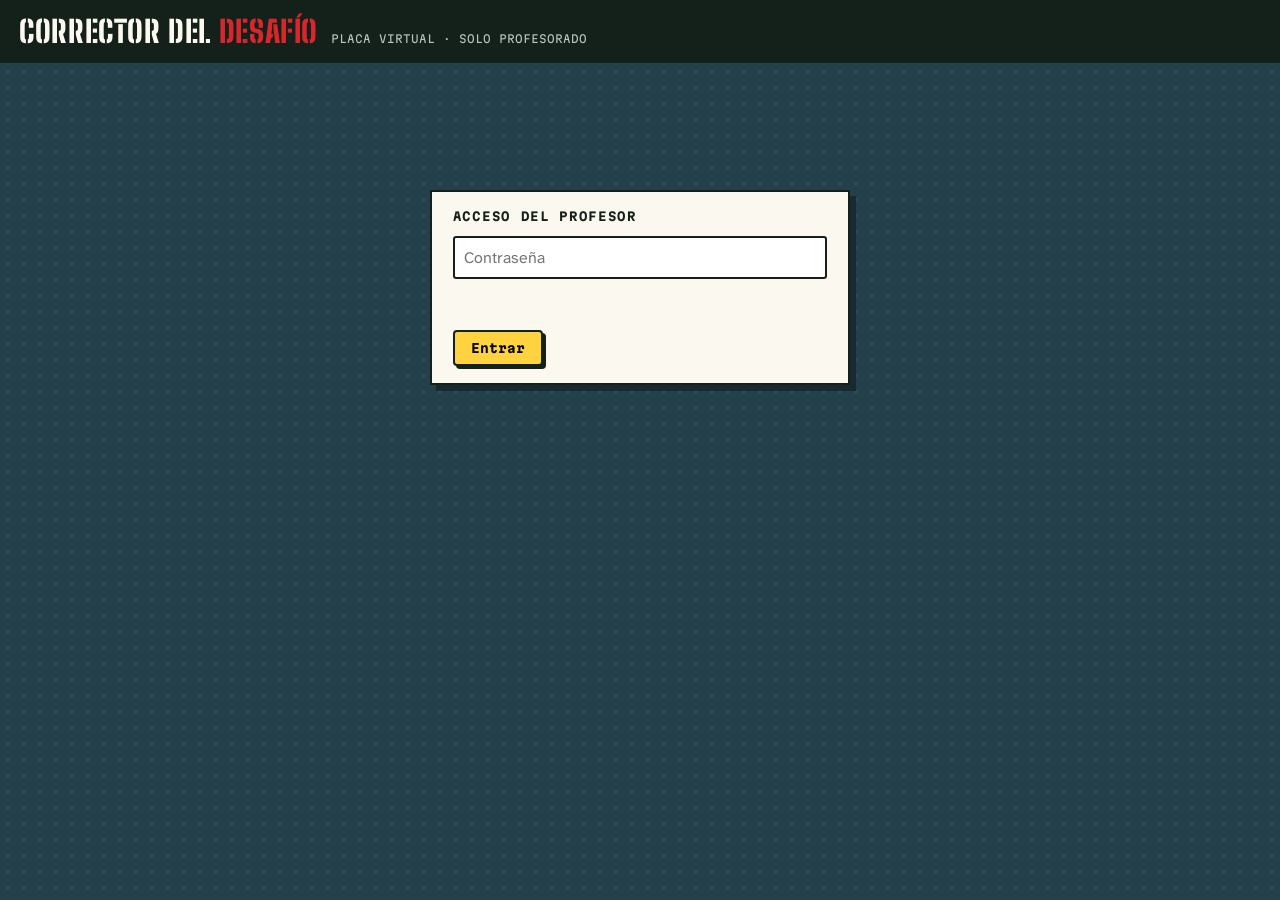
<file: placa/profe.html>
<!DOCTYPE html>
<html lang="es">
<head>
<meta charset="utf-8">
<meta name="viewport" content="width=device-width, initial-scale=1">
<meta name="robots" content="noindex">
<meta name="author" content="Juan Salguero Salguero">
<title>Corrector del Desafío · Placa virtual</title>
<meta name="theme-color" content="#14201a">
<link rel="preconnect" href="https://fonts.googleapis.com">
<link rel="preconnect" href="https://fonts.gstatic.com" crossorigin>
<link href="https://fonts.googleapis.com/css2?family=Atkinson+Hyperlegible+Next:wght@400;700&family=Big+Shoulders+Stencil:wght@700;900&family=Caveat:wght@700&family=Martian+Mono:wght@400;600;800&display=swap" rel="stylesheet">
<style>
  /* Corrector del profesor: misma familia visual que la Placa virtual (alfombrilla azul pizarra, papel y tinta),
     con la barra en tinta oscura y el lápiz rojo de corregir como protagonista. */
  :root{
    --mat:#24414b; --paper:#fbf8ef; --paper-2:#f3efe4; --ink:#14201a; --ink-2:#55605a; --line:#cfc6ae;
    --yellow:#ffd23f; --blue:#1f5bd0; --red:#d7262c; --green:#1f8a4c; --orange:#b06000;
    --display:"Big Shoulders Stencil","Arial Narrow",sans-serif; --body:"Atkinson Hyperlegible Next",system-ui,sans-serif;
    --mono:"Martian Mono",ui-monospace,monospace; --hand:"Caveat",cursive;
  }
  *{box-sizing:border-box}
  body{margin:0;font-family:var(--body);color:var(--ink);background:var(--mat);
    background-image:radial-gradient(rgba(214,233,240,.10) 1px,transparent 1.4px);background-size:16px 16px;min-height:100vh}
  header{background:var(--ink);color:var(--paper);padding:.8rem 1.2rem;display:flex;align-items:baseline;gap:.8rem;flex-wrap:wrap}
  header h1{font-family:var(--display);font-weight:900;font-size:1.9rem;margin:0;text-transform:uppercase;letter-spacing:.02em}
  header h1 span{color:var(--red)}
  header small{font-family:var(--mono);font-size:.68rem;color:#b9c3bc}
  main{max-width:1150px;margin:0 auto;padding:1.2rem}
  .card{background:var(--paper);border:2px solid var(--ink);box-shadow:6px 6px 0 rgba(0,0,0,.35);padding:1.1rem 1.3rem;margin-bottom:1.2rem}
  .card h2{font-family:var(--mono);font-size:.75rem;letter-spacing:.14em;text-transform:uppercase;margin:0 0 .8rem}
  button,input,textarea{font:inherit}
  .btn{border:2px solid var(--ink);background:var(--paper);padding:.55rem 1rem;border-radius:.25rem;cursor:pointer;font-family:var(--mono);font-size:.78rem;font-weight:700;box-shadow:3px 3px 0 var(--ink)}
  .btn.go{background:var(--yellow)}
  .btn:active{transform:translate(2px,2px);box-shadow:none}
  .row{display:flex;gap:.6rem;flex-wrap:wrap;align-items:center}
  input[type=password],textarea{border:2px solid var(--ink);border-radius:.2rem;padding:.55rem .6rem;background:#fff;width:100%}
  textarea{font-family:var(--mono);font-size:.72rem;min-height:4.5rem}
  .err{color:var(--red);font-weight:700;min-height:1.2em}
  #lock{max-width:420px;margin:12vh auto 0}
  video{width:100%;max-height:60vh;background:#000;border:2px solid var(--ink);display:block;object-fit:cover}
  .scanbox{position:relative}
  .scanbox::after{content:"";position:absolute;inset:18%;border:3px dashed var(--yellow);pointer-events:none}
  .head{display:grid;grid-template-columns:1fr auto;gap:1rem;align-items:center}
  .who b{font-family:var(--display);font-weight:900;font-size:2.2rem;text-transform:uppercase;display:block;line-height:1}
  .who span{font-family:var(--mono);font-size:.7rem;color:var(--ink-2)}
  .grade{text-align:center;border:3px solid var(--red);color:var(--red);border-radius:50%;width:8.5rem;height:8.5rem;display:flex;flex-direction:column;align-items:center;justify-content:center;transform:rotate(-6deg)}
  .grade b{font-family:var(--hand);font-size:3.6rem;line-height:.8}
  .grade small{font-family:var(--mono);font-size:.6rem;color:var(--ink-2)}
  .ej{border-top:2px solid var(--ink);padding-top:.8rem;margin-top:.9rem}
  .ej:first-of-type{border-top:0;margin-top:0;padding-top:0}
  .ej h3{margin:0 0 .3rem;font-family:var(--display);font-weight:900;font-size:1.4rem;text-transform:uppercase;display:flex;gap:.6rem;align-items:baseline;flex-wrap:wrap}
  .ej h3 small{font-family:var(--mono);font-size:.6rem;font-weight:600;color:var(--ink-2);text-transform:none}
  .tag{font-family:var(--mono);font-size:.62rem;font-weight:800;padding:.15rem .5rem;border-radius:.2rem;color:#fff;text-transform:none}
  .tag.perfecto{background:var(--green)} .tag.casi{background:var(--orange)} .tag.no,.tag.vacío{background:var(--red)}
  .txt{margin:0 0 .5rem;font-size:.9rem;color:#3c4640}
  .why{font-family:var(--hand);font-size:1.35rem;color:var(--red);margin:.2rem 0 .5rem;line-height:1.1}
  .why.ok{color:var(--green)}
  .two{display:grid;grid-template-columns:minmax(0,4fr) minmax(0,6fr);gap:.8rem;align-items:start}
  .two figure{margin:0;border:1px solid var(--line);background:#fff;padding:.4rem}
  .two figcaption{font-family:var(--mono);font-size:.58rem;font-weight:800;margin-bottom:.3rem;letter-spacing:.06em}
  .two canvas{display:block;max-width:100%;height:auto}
  details{margin-top:.4rem}
  summary{font-family:var(--mono);font-size:.62rem;cursor:pointer;color:var(--ink-2)}
  .legend{display:flex;gap:1rem;flex-wrap:wrap;font-family:var(--mono);font-size:.6rem;color:var(--ink-2);margin:.5rem 0 0}
  .legend i{display:inline-block;width:1.4rem;vertical-align:middle;margin-right:.3rem;border-top:3px solid var(--ink)}
  .legend i.d{border-top:2px dashed var(--ink)}
  .note{font-family:var(--mono);font-size:.62rem;color:var(--ink-2)}
  @media (max-width:760px){ .two{grid-template-columns:1fr} .head{grid-template-columns:1fr} .grade{width:7rem;height:7rem} }
  @media print{ header,.noprint{display:none} body{background:#fff} .card{box-shadow:none} .ej{break-inside:avoid} }
</style>
</head>
<body>
<header><h1>Corrector del <span>Desafío</span></h1><small>PLACA VIRTUAL · SOLO PROFESORADO</small></header>
<main>
  <section class="card" id="lock">
    <h2>Acceso del profesor</h2>
    <input type="password" id="pw" placeholder="Contraseña" autocomplete="current-password">
    <p class="err" id="pwErr"></p>
    <button class="btn go" id="pwGo">Entrar</button>
  </section>

  <section id="app" hidden>
    <div class="card noprint" id="scan">
      <h2>Escanear el QR del alumno</h2>
      <div class="row"><button class="btn go" id="camOn">📷 Abrir la cámara</button><button class="btn" id="camOff" hidden>Cerrar la cámara</button></div>
      <p class="note">Apunta a la última página del PDF del alumno (en papel o en la pantalla). También vale abrir el enlace del QR con la cámara del móvil.</p>
      <div class="scanbox" id="scanbox" hidden><video id="video" playsinline muted></video></div>
      <p class="err" id="camErr"></p>
      <details><summary>…o pegar el código a mano</summary>
        <textarea id="paste" placeholder="Pega aquí el enlace o el código del QR"></textarea>
        <button class="btn" id="pasteGo">Corregir</button>
      </details>
    </div>
    <div id="result"></div>
  </section>
</main>
<canvas id="cv" hidden></canvas>

<script src="nucleo.js"></script>
<script>
(function () {
  'use strict';
  var P = PlacaNucleo;
  // Huella (SHA-256) de la contraseña: la misma que el corrector de Vistas 3D. La contraseña no aparece escrita en el código.
  var HASH = '9ce6568a8423eb39e54a5d5d9aca6c4305b882cfc36a185edcb4dc8704037cc1';
  function sha256(s) {
    return crypto.subtle.digest('SHA-256', new TextEncoder().encode(s)).then(function (b) {
      return Array.from(new Uint8Array(b)).map(function (x) { return x.toString(16).padStart(2, '0'); }).join('');
    });
  }
  function unlock() { document.getElementById('lock').hidden = true; document.getElementById('app').hidden = false; fromHash(); }
  function tryPw() {
    sha256(document.getElementById('pw').value).then(function (h) {
      if (h === HASH) { try { sessionStorage.setItem('placaProfe', HASH); } catch (e) { /* nada */ } unlock(); }
      else document.getElementById('pwErr').textContent = 'Contraseña incorrecta';
    });
  }
  document.getElementById('pwGo').onclick = tryPw;
  document.getElementById('pw').addEventListener('keydown', function (e) { if (e.key === 'Enter') tryPw(); });

  /* ---------- cámara + lector de QR ---------- */
  var stream = null, raf = 0, video = document.getElementById('video'), cv = document.getElementById('cv'), cx = cv.getContext('2d', { willReadFrequently: true });
  function loadJsQR() {
    return new Promise(function (ok, ko) {
      if (window.jsQR) { ok(); return; }
      var s = document.createElement('script'); s.src = 'https://cdn.jsdelivr.net/npm/jsqr@1.4.0/dist/jsQR.min.js';
      s.onload = ok; s.onerror = function () { ko(new Error('no se pudo cargar el lector de QR (¿hay internet?)')); }; document.head.appendChild(s);
    });
  }
  document.getElementById('camOn').onclick = function () {
    document.getElementById('camErr').textContent = '';
    loadJsQR().then(function () { return navigator.mediaDevices.getUserMedia({ video: { facingMode: 'environment' }, audio: false }); })
      .then(function (s) {
        stream = s; video.srcObject = s; video.play();
        document.getElementById('scanbox').hidden = false; document.getElementById('camOn').hidden = true; document.getElementById('camOff').hidden = false;
        scan();
      })
      .catch(function (e) { document.getElementById('camErr').textContent = 'No se puede usar la cámara: ' + (e.message || e.name) + '. Da permiso a la cámara o pega el código a mano.'; });
  };
  function stopCam() {
    cancelAnimationFrame(raf); if (stream) stream.getTracks().forEach(function (t) { t.stop(); }); stream = null;
    document.getElementById('scanbox').hidden = true; document.getElementById('camOn').hidden = false; document.getElementById('camOff').hidden = true;
  }
  document.getElementById('camOff').onclick = stopCam;
  function scan() {
    if (!stream) return;
    if (video.readyState >= 2) {
      cv.width = video.videoWidth; cv.height = video.videoHeight; cx.drawImage(video, 0, 0);
      var code = jsQR(cx.getImageData(0, 0, cv.width, cv.height).data, cv.width, cv.height, { inversionAttempts: 'dontInvert' });
      if (code && code.data && /r=/.test(code.data)) { stopCam(); if (navigator.vibrate) navigator.vibrate(80); show(code.data); return; }
    }
    raf = requestAnimationFrame(scan);
  }
  document.getElementById('pasteGo').onclick = function () { show(document.getElementById('paste').value); };
  function fromHash() { if (/r=/.test(location.hash)) show(location.hash); }
  window.addEventListener('hashchange', function () { if (!document.getElementById('app').hidden) fromHash(); });

  /* ---------- dibujos ---------- */
  function progCanvas(main) {
    var h = P.cProg(document.createElement('canvas').getContext('2d'), main, 0, 0);
    var c = document.createElement('canvas'); c.width = Math.ceil(P.progWidth(main) + 30); c.height = h + 24;
    var x = c.getContext('2d'); x.fillStyle = '#fff'; x.fillRect(0, 0, c.width, c.height); P.cProg(x, main, 12, 12);
    c.style.width = Math.min(c.width / 1.6, 100000) + 'px';
    return c;
  }
  function scopeCanvas(e) {
    var rows = P.rowsFor([e.prog, e.ex.sol], e.ex.scen), c = document.createElement('canvas');
    c.width = 1000; c.height = rows.length * 60 + 40;
    P.paintScope(c.getContext('2d'), c.width, c.height, { fs: 16, rows: rows, t0: 0, t1: e.ex.T,
      series: [{ tr: e.res.B, ghost: true }, { tr: e.res.A }], bad: e.res.first ? e.res.first.t : null });
    return c;
  }

  /* ---------- mostrar la corrección ---------- */
  function esc(s) { return String(s).replace(/[&<>"]/g, function (c) { return { '&': '&amp;', '<': '&lt;', '>': '&gt;', '"': '&quot;' }[c]; }); }
  function fmt(ms) { var s = Math.round(ms / 1000); return Math.floor(s / 60) + ' min ' + String(s % 60).padStart(2, '0') + ' s'; }
  var EST = { perfecto: 'perfecto · 2 puntos', casi: 'casi · 1 punto', no: 'no · 0 puntos', 'vacío': 'vacío · 0 puntos' };
  function show(txt) {
    var out = document.getElementById('result'), data, cor;
    try { data = P.decodificar(txt); cor = P.corregirExamen(data); }
    catch (e) { out.innerHTML = '<div class="card"><p class="err">No se ha podido leer el código: ' + esc(e.message) + '</p></div>'; return; }
    var d = new Date(data.inicio);
    out.innerHTML = '<div class="card"><div class="head"><div class="who"><b>' + esc(data.nombre || 'Sin nombre') + '</b><span>' + esc(data.curso || '') +
      ' · ' + d.toLocaleDateString('es-ES') + ' ' + d.toLocaleTimeString('es-ES', { hour: '2-digit', minute: '2-digit' }) +
      ' · tiempo: ' + fmt(data.duracion) + ' · niveles ' + data.niveles.join(', ') + '</span></div>' +
      '<div class="grade"><b>' + String(cor.nota).replace('.', ',') + '</b><small>' + cor.puntos + ' / ' + cor.max + ' puntos</small></div></div>' +
      '<p class="note">Cada ejercicio vale 2 puntos: <b>perfecto</b> si el cronograma es igual que el de la solución; <b>casi</b> (1 punto) si solo se diferencia en menos del 10 % del tiempo; si no, 0. ' +
      'En los ejercicios con sensores, los sensores se mueven siempre igual para todos.</p>' +
      '<div class="legend"><span><i></i>lo que hace su programa</span><span><i class="d"></i>lo que pide el ejercicio</span><span><i style="border-color:#d7262c"></i>primer fallo</span></div></div>' +
      '<div class="card" id="ejs"><h2>Ejercicio a ejercicio</h2></div>' +
      '<div class="row noprint"><button class="btn" onclick="window.print()">🖨 Imprimir esta corrección</button><button class="btn go" id="otro">📷 Escanear otro</button></div>';
    var box = document.getElementById('ejs');
    cor.ej.forEach(function (e, i) {
      var s = document.createElement('div'); s.className = 'ej';
      s.innerHTML = '<h3>' + (i + 1) + '. ' + esc(e.ex.tit) + ' <span class="tag ' + e.est + '">' + EST[e.est] + '</span><small>nivel ' + e.ex.lv + ' · nº ' + (e.id + 1) + ' de la batería</small></h3>' +
        '<p class="txt">' + esc(e.ex.txt) + '</p>' +
        '<p class="why' + (e.res.ok ? ' ok' : '') + '">' + (e.res.ok ? '¡Hace exactamente lo que pide!' : !e.prog.length ? 'No ha hecho ningún programa.' : esc(P.describe(e.res.first, e.ex)) +
          ' (distinto en el ' + Math.round(e.res.miss * 100) + ' % del tiempo)') + '</p>' +
        '<div class="two"><figure><figcaption>SU PROGRAMA</figcaption><div class="pc"></div></figure><figure><figcaption>CRONOGRAMA (0–' + e.ex.T + ' s)</figcaption><div class="sc"></div></figure></div>' +
        '<details><summary>Ver la solución</summary><div class="sol"></div></details>';
      if (e.prog.length) s.querySelector('.pc').appendChild(progCanvas(e.prog)); else s.querySelector('.pc').innerHTML = '<p class="note">(vacío)</p>';
      var sc = scopeCanvas(e); sc.style.width = '100%'; s.querySelector('.sc').appendChild(sc);
      s.querySelector('.sol').appendChild(progCanvas(e.ex.sol));
      box.appendChild(s);
    });
    document.getElementById('otro').onclick = function () { document.getElementById('scan').scrollIntoView(); document.getElementById('camOn').click(); };
    out.scrollIntoView({ behavior: 'smooth' });
    if (location.hash) history.replaceState(null, '', location.pathname); // el código no se queda en la barra de direcciones
  }

  // al final: si ya se entró en esta sesión, se corrige directamente el código del enlace
  try { if (sessionStorage.getItem('placaProfe') === HASH) unlock(); } catch (e) { /* nada */ }
})();
</script>
</body>
</html>
</file>
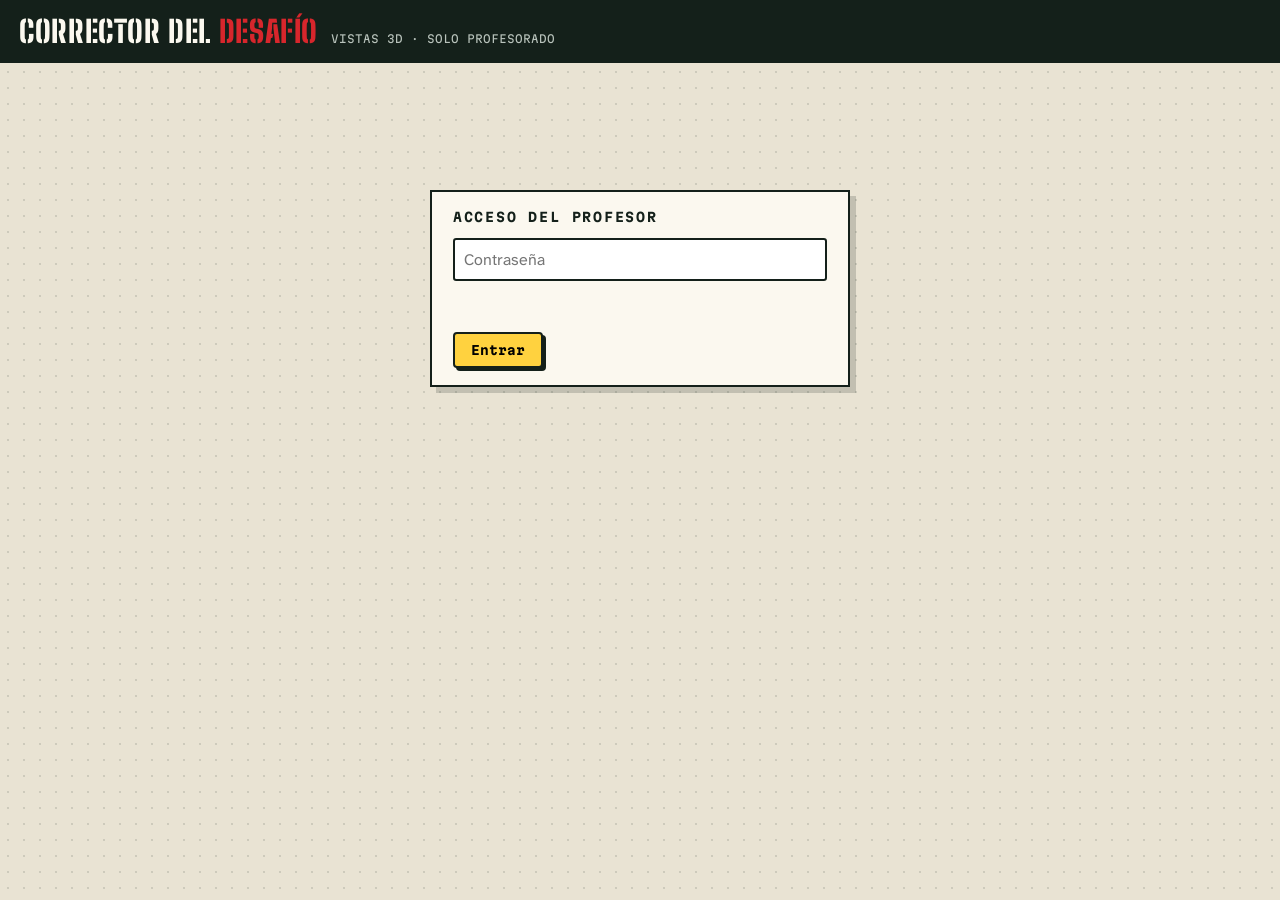
<file: vistas3d/profe.html>
<!DOCTYPE html>
<html lang="es">
<head>
<meta charset="utf-8">
<meta name="viewport" content="width=device-width, initial-scale=1">
<meta name="robots" content="noindex">
<meta name="author" content="Juan Salguero Salguero">
<title>Corrector del Desafío · Vistas 3D</title>
<meta name="theme-color" content="#14201a">
<link rel="preconnect" href="https://fonts.googleapis.com">
<link rel="preconnect" href="https://fonts.gstatic.com" crossorigin>
<link href="https://fonts.googleapis.com/css2?family=Atkinson+Hyperlegible+Next:wght@400;700&family=Big+Shoulders+Stencil:wght@700;900&family=Caveat:wght@700&family=Martian+Mono:wght@400;600;800&display=swap" rel="stylesheet">
<style>
  /* Corrector del profesor: misma familia visual que Vistas 3D (mesa de dibujo), pero con la barra en tinta oscura
     y el lápiz rojo como protagonista: es la mesa del que corrige. */
  :root{
    --desk:#e9e3d3; --paper:#fbf8ef; --paper-2:#f3efe4; --ink:#14201a; --ink-2:#55605a; --line:#cfc6ae;
    --yellow:#ffd23f; --blue:#1f5bd0; --red:#d7262c; --green:#1f8a4c;
    --display:"Big Shoulders Stencil","Arial Narrow",sans-serif; --body:"Atkinson Hyperlegible Next",system-ui,sans-serif;
    --mono:"Martian Mono",ui-monospace,monospace; --hand:"Caveat",cursive;
  }
  *{box-sizing:border-box}
  body{margin:0;font-family:var(--body);color:var(--ink);background:var(--desk);
    background-image:radial-gradient(rgba(20,32,26,.13) 1px,transparent 1.2px);background-size:16px 16px;min-height:100vh}
  header{background:var(--ink);color:var(--paper);padding:.8rem 1.2rem;display:flex;align-items:baseline;gap:.8rem;flex-wrap:wrap}
  header h1{font-family:var(--display);font-weight:900;font-size:1.9rem;margin:0;text-transform:uppercase;letter-spacing:.02em}
  header h1 span{color:var(--red)}
  header small{font-family:var(--mono);font-size:.68rem;color:#b9c3bc}
  main{max-width:1100px;margin:0 auto;padding:1.2rem}
  .card{background:var(--paper);border:2px solid var(--ink);box-shadow:6px 6px 0 rgba(20,32,26,.18);padding:1.1rem 1.3rem;margin-bottom:1.2rem}
  .card h2{font-family:var(--mono);font-size:.75rem;letter-spacing:.14em;text-transform:uppercase;margin:0 0 .8rem}
  button,input,textarea{font:inherit}
  .btn{border:2px solid var(--ink);background:var(--paper);padding:.55rem 1rem;border-radius:.25rem;cursor:pointer;font-family:var(--mono);font-size:.78rem;font-weight:700;box-shadow:3px 3px 0 var(--ink)}
  .btn.go{background:var(--yellow)}
  .btn:active{transform:translate(2px,2px);box-shadow:none}
  .row{display:flex;gap:.6rem;flex-wrap:wrap;align-items:center}
  input[type=password],textarea{border:2px solid var(--ink);border-radius:.2rem;padding:.55rem .6rem;background:#fff;width:100%}
  textarea{font-family:var(--mono);font-size:.72rem;min-height:4.5rem}
  .err{color:var(--red);font-weight:700;min-height:1.2em}
  #lock{max-width:420px;margin:12vh auto 0}
  #lock h2{font-size:.8rem}
  video{width:100%;max-height:60vh;background:#000;border:2px solid var(--ink);display:block;object-fit:cover}
  .scanbox{position:relative}
  .scanbox::after{content:"";position:absolute;inset:18%;border:3px dashed var(--yellow);pointer-events:none}
  /* resultado */
  .head{display:grid;grid-template-columns:1fr auto;gap:1rem;align-items:center}
  .who b{font-family:var(--display);font-weight:900;font-size:2.2rem;text-transform:uppercase;display:block;line-height:1}
  .who span{font-family:var(--mono);font-size:.7rem;color:var(--ink-2)}
  .grade{text-align:center;border:3px solid var(--red);color:var(--red);border-radius:50%;width:8.5rem;height:8.5rem;display:flex;flex-direction:column;align-items:center;justify-content:center;transform:rotate(-6deg)}
  .grade b{font-family:var(--hand);font-size:3.6rem;line-height:.8}
  .grade small{font-family:var(--mono);font-size:.6rem;color:var(--ink-2)}
  .pieces{display:grid;gap:1rem}
  .piece{border-top:2px solid var(--ink);padding-top:.8rem}
  .piece h3{margin:0 0 .5rem;font-family:var(--display);font-weight:900;font-size:1.35rem;text-transform:uppercase;display:flex;gap:.6rem;align-items:baseline}
  .piece h3 small{font-family:var(--mono);font-size:.6rem;font-weight:600;color:var(--ink-2);text-transform:none}
  .views{display:grid;grid-template-columns:repeat(3,minmax(0,1fr));gap:.8rem}
  .view{border:1px solid var(--line);background:#fff;padding:.5rem}
  .view .t{display:flex;justify-content:space-between;font-family:var(--mono);font-size:.6rem;font-weight:800;margin-bottom:.3rem}
  .view .ok{color:var(--green)} .view .ko{color:var(--red)}
  .view svg{width:100%;height:auto;display:block}
  .legend{display:flex;gap:1rem;flex-wrap:wrap;font-family:var(--mono);font-size:.6rem;color:var(--ink-2);margin:.4rem 0 0}
  .legend i{display:inline-block;width:1.4rem;vertical-align:middle;margin-right:.3rem;border-top:3px solid}
  .note{font-family:var(--mono);font-size:.62rem;color:var(--ink-2)}
  @media (max-width:700px){ .views{grid-template-columns:1fr} .head{grid-template-columns:1fr} .grade{width:7rem;height:7rem} }
  @media print{ header,.noprint{display:none} body{background:#fff} .card{box-shadow:none} }
</style>
</head>
<body>
<header><h1>Corrector del <span>Desafío</span></h1><small>VISTAS 3D · SOLO PROFESORADO</small></header>
<main>
  <section class="card" id="lock">
    <h2>Acceso del profesor</h2>
    <input type="password" id="pw" placeholder="Contraseña" autocomplete="current-password">
    <p class="err" id="pwErr"></p>
    <button class="btn go" id="pwGo">Entrar</button>
  </section>

  <section id="app" hidden>
    <div class="card noprint" id="scan">
      <h2>Escanear el QR del alumno</h2>
      <div class="row"><button class="btn go" id="camOn">📷 Abrir la cámara</button><button class="btn" id="camOff" hidden>Cerrar la cámara</button></div>
      <p class="note">Apunta a la última página del PDF del alumno (en papel o en la pantalla). También vale abrir el enlace del QR con la cámara del móvil.</p>
      <div class="scanbox" id="scanbox" hidden><video id="video" playsinline muted></video></div>
      <p class="err" id="camErr"></p>
      <details><summary class="note">…o pegar el código a mano</summary>
        <textarea id="paste" placeholder="Pega aquí el enlace o el código del QR"></textarea>
        <button class="btn" id="pasteGo">Corregir</button>
      </details>
    </div>
    <div id="result"></div>
  </section>
</main>
<canvas id="cv" hidden></canvas>

<script src="nucleo.js"></script>
<script>
(function () {
  'use strict';
  var R = VistasNucleo;
  // Huella (SHA-256) de la contraseña: la contraseña no aparece escrita en el código.
  var HASH = '9ce6568a8423eb39e54a5d5d9aca6c4305b882cfc36a185edcb4dc8704037cc1';
  function sha256(s) {
    return crypto.subtle.digest('SHA-256', new TextEncoder().encode(s)).then(function (b) {
      return Array.from(new Uint8Array(b)).map(function (x) { return x.toString(16).padStart(2, '0'); }).join('');
    });
  }
  function unlock() { document.getElementById('lock').hidden = true; document.getElementById('app').hidden = false; fromHash(); }
  function tryPw() {
    sha256(document.getElementById('pw').value).then(function (h) {
      if (h === HASH) { try { sessionStorage.setItem('vistasProfe', HASH); } catch (e) { /* nada */ } unlock(); }
      else document.getElementById('pwErr').textContent = 'Contraseña incorrecta';
    });
  }
  document.getElementById('pwGo').onclick = tryPw;
  document.getElementById('pw').addEventListener('keydown', function (e) { if (e.key === 'Enter') tryPw(); });

  /* ---------- cámara + lector de QR ---------- */
  var stream = null, raf = 0, video = document.getElementById('video'), cv = document.getElementById('cv'), cx = cv.getContext('2d', { willReadFrequently: true });
  function loadJsQR() {
    return new Promise(function (ok, ko) {
      if (window.jsQR) { ok(); return; }
      var s = document.createElement('script'); s.src = 'https://cdn.jsdelivr.net/npm/jsqr@1.4.0/dist/jsQR.min.js';
      s.onload = ok; s.onerror = function () { ko(new Error('no se pudo cargar el lector de QR (¿hay internet?)')); }; document.head.appendChild(s);
    });
  }
  document.getElementById('camOn').onclick = function () {
    document.getElementById('camErr').textContent = '';
    loadJsQR().then(function () { return navigator.mediaDevices.getUserMedia({ video: { facingMode: 'environment' }, audio: false }); })
      .then(function (s) {
        stream = s; video.srcObject = s; video.play();
        document.getElementById('scanbox').hidden = false; document.getElementById('camOn').hidden = true; document.getElementById('camOff').hidden = false;
        scan();
      })
      .catch(function (e) { document.getElementById('camErr').textContent = 'No se puede usar la cámara: ' + (e.message || e.name) + '. Da permiso a la cámara o pega el código a mano.'; });
  };
  function stopCam() {
    cancelAnimationFrame(raf); if (stream) stream.getTracks().forEach(function (t) { t.stop(); }); stream = null;
    document.getElementById('scanbox').hidden = true; document.getElementById('camOn').hidden = false; document.getElementById('camOff').hidden = true;
  }
  document.getElementById('camOff').onclick = stopCam;
  function scan() {
    if (!stream) return;
    if (video.readyState >= 2) {
      cv.width = video.videoWidth; cv.height = video.videoHeight; cx.drawImage(video, 0, 0);
      var code = jsQR(cx.getImageData(0, 0, cv.width, cv.height).data, cv.width, cv.height, { inversionAttempts: 'dontInvert' });
      if (code && code.data && /r=/.test(code.data)) { stopCam(); if (navigator.vibrate) navigator.vibrate(80); show(code.data); return; }
    }
    raf = requestAnimationFrame(scan);
  }
  document.getElementById('pasteGo').onclick = function () { show(document.getElementById('paste').value); };
  function fromHash() { if (/r=/.test(location.hash)) show(location.hash); }
  window.addEventListener('hashchange', function () { if (!document.getElementById('app').hidden) fromHash(); });

  /* ---------- mostrar la corrección ---------- */
  var VN = { alzado: 'Alzado', planta: 'Planta', izq: 'Perfil izquierdo', der: 'Perfil derecho' };
  var TIPO = { 1: 'cubos 2×2×2', 2: 'cubos 3×3×3', 3: 'con caras inclinadas' };
  function esc(s) { return String(s).replace(/[&<>"]/g, function (c) { return { '&': '&amp;', '<': '&lt;', '>': '&gt;', '"': '&quot;' }[c]; }); }
  function fmt(ms) { var s = Math.round(ms / 1000); return Math.floor(s / 60) + ' min ' + String(s % 60).padStart(2, '0') + ' s'; }
  // dibujo de una vista: lo del alumno (bien en negro, mal en rojo) y lo que falta (azul)
  function viewSVG(N, mine, sol, res) {
    var C = 60, P = 18, W = N * C + 2 * P, o = [];
    o.push('<svg viewBox="0 0 ' + W + ' ' + W + '" xmlns="http://www.w3.org/2000/svg">');
    for (var i = 0; i <= N; i++) {
      o.push('<line x1="' + (P + i * C) + '" y1="' + P + '" x2="' + (P + i * C) + '" y2="' + (P + N * C) + '" stroke="#ddd5c2" stroke-dasharray="2 5"/>');
      o.push('<line x1="' + P + '" y1="' + (P + i * C) + '" x2="' + (P + N * C) + '" y2="' + (P + i * C) + '" stroke="#ddd5c2" stroke-dasharray="2 5"/>');
    }
    function seg(k, color, w, dashed, op) {
      var s = R.segUV(k);
      return '<line x1="' + (P + s[0] * C) + '" y1="' + (P + (N - s[1]) * C) + '" x2="' + (P + s[2] * C) + '" y2="' + (P + (N - s[3]) * C) + '" stroke="' + color + '" stroke-width="' + w + '" stroke-linecap="round"' + (dashed ? ' stroke-dasharray="9 7"' : '') + (op ? ' opacity="' + op + '"' : '') + '/>';
    }
    res.faltan.forEach(function (k) { o.push(seg(k, '#1f5bd0', 7, sol[k] === 'dashed', .55)); });
    res.tipo.forEach(function (k) { o.push(seg(k, '#1f5bd0', 9, sol[k] === 'dashed', .3)); });
    Object.keys(mine).forEach(function (k) {
      var mal = res.sobran.indexOf(k) >= 0 || res.tipo.indexOf(k) >= 0;
      o.push(seg(k, mal ? '#d7262c' : '#14201a', 4, mine[k] === 'dashed'));
    });
    o.push('</svg>');
    return o.join('');
  }
  function show(txt) {
    var out = document.getElementById('result'), data, cor;
    try { data = R.decodificar(txt); cor = R.corregir(data); }
    catch (e) { out.innerHTML = '<div class="card"><p class="err">No se ha podido leer el código: ' + esc(e.message) + '</p></div>'; return; }
    var d = new Date(data.inicio), html = [];
    html.push('<div class="card"><div class="head"><div class="who"><b>' + esc(data.nombre || 'Sin nombre') + '</b><span>' + esc(data.curso || '') +
      ' · ' + d.toLocaleDateString('es-ES') + ' ' + d.toLocaleTimeString('es-ES', { hour: '2-digit', minute: '2-digit' }) +
      ' · tiempo: ' + fmt(data.duracion) + ' · perfil ' + (data.perfil === 'izq' ? 'izquierdo' : 'derecho') + '</span></div>' +
      '<div class="grade"><b>' + String(cor.nota).replace('.', ',') + '</b><small>' + cor.bien + ' / ' + cor.total + ' vistas</small></div></div>' +
      '<div class="legend"><span><i style="border-color:#14201a"></i>bien dibujado</span><span><i style="border-color:#d7262c"></i>sobra o tipo de línea equivocado</span><span><i style="border-color:#1f5bd0;opacity:.55"></i>faltaba</span></div>' +
      '<p class="note">Nota = vistas perfectas × 10 / ' + cor.total + '. Una vista cuenta como bien solo si tiene todas sus líneas, sin ninguna de más y con el tipo correcto (continua u oculta).</p></div>');
    html.push('<div class="card"><h2>Pieza a pieza</h2><div class="pieces">');
    cor.piezas.forEach(function (p, i) {
      var b = R.BATERIA[p.idx], N = R.tam(b), ok = ['alzado', 'planta', data.perfil].filter(function (v) { return p.vistas[v].ok; }).length;
      html.push('<div class="piece"><h3>Pieza ' + (i + 1) + ' <small>nº ' + (p.idx + 1) + ' de la batería · ' + TIPO[p.tipo] + ' · ' + ok + '/3 bien</small></h3><div class="views">');
      ['alzado', 'planta', data.perfil].forEach(function (v) {
        var r = p.vistas[v], txt = r.ok ? 'BIEN ✓' : [r.faltan.length ? 'faltan ' + r.faltan.length : '', r.sobran.length ? 'sobran ' + r.sobran.length : '', r.tipo.length ? 'tipo mal ' + r.tipo.length : ''].filter(Boolean).join(' · ');
        html.push('<div class="view"><div class="t"><span>' + VN[v].toUpperCase() + '</span><span class="' + (r.ok ? 'ok' : 'ko') + '">' + txt + '</span></div>' +
          viewSVG(N, data.dibujos[i][v] || {}, R.solucion(b, v), r) + '</div>');
      });
      html.push('</div></div>');
    });
    html.push('</div></div>');
    html.push('<div class="row noprint"><button class="btn" onclick="window.print()">🖨 Imprimir esta corrección</button><button class="btn go" onclick="document.getElementById(\'scan\').scrollIntoView();document.getElementById(\'camOn\').click()">📷 Escanear otro</button></div>');
    out.innerHTML = html.join('');
    out.scrollIntoView({ behavior: 'smooth' });
    if (location.hash) history.replaceState(null, '', location.pathname); // el código no se queda en la barra de direcciones
  }

  // al final (antes se hacía arriba y fallaba al abrir el enlace con la sesión ya iniciada: aún no existían VN y TIPO)
  try { if (sessionStorage.getItem('vistasProfe') === HASH) unlock(); } catch (e) { /* nada */ }
})();
</script>
</body>
</html>
</file>
<file: comun/taller.css>
/* ===========================================================================
   TALLER · estilo común de Plano 2D y Casa 3D
   Es el mismo lenguaje que Vistas 3D y la Placa virtual (mesa de dibujo:
   papel crema, tinta negra, lápiz rojo y azul), con sus mismas variables,
   botones .chip, paneles con borde de tinta y ventanas .dlg.
   © 2026 Juan Salguero Salguero · CC BY-NC-SA 4.0
   =========================================================================== */
:root{
  --desk:#e9e3d3; --paper:#fbf8ef; --paper-2:#f3efe4; --ink:#14201a; --ink-2:#55605a; --line:#cfc6ae;
  --yellow:#ffd23f; --orange:#ff6a1f; --blue:#1f5bd0; --red:#d7262c; --green:#1f8a4c;
  --display:"Big Shoulders Stencil","Arial Narrow",sans-serif;
  --body:"Atkinson Hyperlegible Next","Atkinson Hyperlegible",system-ui,sans-serif;
  --mono:"Martian Mono",ui-monospace,monospace;
  --hand:"Caveat",cursive;
  --acento:var(--blue);
  font-size:clamp(11px, min(100vw / 100, 100vh / 50), 15px);
}
*{box-sizing:border-box}
html,body{margin:0;height:100%;overflow:hidden}
body{font-family:var(--body);color:var(--ink);background-color:var(--desk);
  background-image:radial-gradient(rgba(20,32,26,.13) 1px,transparent 1.2px),radial-gradient(ellipse at 50% -20%,rgba(255,255,255,.6),transparent 60%);
  background-size:1rem 1rem,auto;display:flex;flex-direction:column;height:100vh}
button,input,select,textarea{font:inherit;color:inherit}
[hidden]{display:none !important}

/* ---------- barra superior (como Vistas 3D) ---------- */
.top{display:flex;align-items:center;gap:.7rem;padding:.4rem .9rem;border-bottom:2px solid var(--ink);background:var(--paper);flex:none;min-height:3rem;position:relative;z-index:30}
.home{font-family:var(--mono);font-size:.62rem;font-weight:600;text-decoration:none;color:var(--ink-2);border:1px solid var(--line);padding:.3rem .55rem;border-radius:.2rem;white-space:nowrap}
.home:hover{border-color:var(--ink);color:var(--ink)}
.brand{display:flex;align-items:baseline;gap:.5rem;white-space:nowrap}
.brand h1{font-family:var(--display);font-weight:900;font-size:1.85rem;line-height:1;margin:0;letter-spacing:.02em;text-transform:uppercase}
.brand h1 span{color:var(--acento)}
.brand small{font-family:var(--mono);font-size:.55rem;color:var(--ink-2);letter-spacing:.06em}
.nombre{border:1.5px solid transparent;background:transparent;font-family:var(--body);font-weight:700;font-size:.95rem;padding:.25rem .45rem;border-radius:.2rem;min-width:0;width:13rem}
.nombre:hover{border-color:var(--line)} .nombre:focus{outline:none;border-color:var(--ink);background:#fff}
.guardado{font-family:var(--mono);font-size:.55rem;color:var(--ink-2);white-space:nowrap}
.esp{flex:1}
.grupo{display:flex;gap:.3rem;align-items:center}

/* ---------- botones ---------- */
.chip{border:1.5px solid var(--ink);background:var(--paper);padding:.28rem .6rem;border-radius:.2rem;cursor:pointer;font-family:var(--mono);font-size:.6rem;font-weight:600;display:inline-flex;align-items:center;gap:.35rem;color:var(--ink);white-space:nowrap;line-height:1.3}
.chip:hover{background:var(--paper-2)}
.chip.on{background:var(--ink);color:var(--paper)}
.chip.go{background:var(--yellow);box-shadow:.15rem .15rem 0 var(--ink)}
.chip.go:active{transform:translate(.1rem,.1rem);box-shadow:none}
.chip:disabled{opacity:.4;cursor:default}
.chip svg{width:1rem;height:1rem;flex:none}
.chip .k{opacity:.55;font-weight:400}
.chip.peligro{color:var(--red);border-color:var(--red)}
.menu{position:relative}
.menu > .lista{position:absolute;right:0;top:calc(100% + .35rem);background:var(--paper);border:2px solid var(--ink);box-shadow:.3rem .3rem 0 var(--ink);display:flex;flex-direction:column;min-width:15rem;z-index:40;padding:.25rem}
.menu > .lista button{border:0;background:none;text-align:left;padding:.45rem .6rem;cursor:pointer;font-size:.85rem;display:flex;flex-direction:column;gap:.05rem}
.menu > .lista button small{font-family:var(--mono);font-size:.55rem;color:var(--ink-2)}
.menu > .lista button:hover{background:var(--yellow)}

/* ---------- zona de trabajo ---------- */
.trabajo{flex:1;display:flex;min-height:0;gap:.6rem;padding:.6rem .6rem .5rem}
.panel{background:var(--paper);border:2px solid var(--ink);box-shadow:.3rem .3rem 0 rgba(20,32,26,.18);display:flex;flex-direction:column;min-height:0;position:relative;
  animation:up .5s cubic-bezier(.2,.9,.25,1.1) both}
@keyframes up{from{opacity:0;transform:translateY(.8rem)}to{opacity:1;transform:none}}
.panel.p2{animation-delay:.08s} .panel.p3{animation-delay:.16s}
.ph{display:flex;align-items:center;gap:.4rem;padding:.35rem .55rem;border-bottom:1.5px solid var(--ink);flex-wrap:wrap;flex:none}
.ph h2{font-family:var(--mono);font-size:.58rem;font-weight:800;letter-spacing:.14em;text-transform:uppercase;margin:0 auto 0 0}

/* barra de herramientas vertical */
.carril{width:7.6rem;flex:none;padding:.35rem .4rem;overflow-y:auto;overflow-x:hidden;scrollbar-width:thin}
.carril h3{font-family:var(--mono);font-size:.48rem;font-weight:800;letter-spacing:.12em;text-transform:uppercase;color:var(--ink-2);margin:.35rem 0 .2rem;display:flex;gap:.3rem;align-items:center}
.carril h3::after{content:"";flex:1;border-top:1px dashed var(--line)}
.carril h3:first-child{margin-top:0}
.herrs{display:grid;grid-template-columns:repeat(3,1fr);gap:.2rem}
.herr{height:2.15rem;border:1.5px solid transparent;background:transparent;border-radius:.2rem;cursor:pointer;display:grid;place-items:center;color:var(--ink);position:relative;padding:0}
.herr svg{width:1.3rem;height:1.3rem}
.herr:hover{border-color:var(--line);background:var(--paper-2)}
.herr.on{background:var(--ink);color:var(--yellow);border-color:var(--ink)}
.herr .tk{position:absolute;right:1px;bottom:0;font-family:var(--mono);font-size:.42rem;font-weight:800;opacity:.55}
.trazos{display:grid;grid-template-columns:1fr 1fr;gap:.2rem}
.trazos button{height:1.7rem;border:1.5px solid var(--line);background:#fff;border-radius:.2rem;cursor:pointer;display:grid;place-items:center;padding:0 .3rem}
.trazos button.on{border-color:var(--ink);background:var(--yellow)}
.trazos button.capa{grid-column:span 2;font-family:var(--mono);font-size:.5rem;font-weight:700}
.trazos i{display:block;width:100%;border-top:1px solid var(--ink)}
.trazos i.gruesa{border-top-width:3px}
.trazos i.oculta{border-top:1.5px dashed var(--ink)}
.trazos i.eje{height:0;border:0;border-top:1.5px solid var(--ink);-webkit-mask:repeating-linear-gradient(90deg,#000 0 9px,transparent 9px 11px,#000 11px 13px,transparent 13px 15px);mask:repeating-linear-gradient(90deg,#000 0 9px,transparent 9px 11px,#000 11px 13px,transparent 13px 15px);border-color:#b3261e}

/* lienzo */
.lienzo{flex:1;min-width:0;display:flex;flex-direction:column}
.ed2d{position:relative;flex:1;min-height:0;overflow:hidden;
  background-image:radial-gradient(rgba(20,32,26,.16) 1px,transparent 1.2px);background-size:1rem 1rem;background-color:#e4ddcb}
.ed2d canvas{position:absolute;inset:0;display:block;touch-action:none}
.ed2d .ed2d-capa{outline:none}
.ed2d-texto{position:absolute;z-index:5;width:13rem;font-family:var(--body);font-size:1rem;padding:.3rem .45rem;border:2px solid var(--ink);background:#fff;box-shadow:.2rem .2rem 0 var(--ink)}
.zoom{position:absolute;right:.5rem;top:.5rem;z-index:4;display:flex;flex-direction:column;gap:.25rem}
.zoom button{width:2rem;height:2rem;border:1.5px solid var(--ink);background:var(--paper);border-radius:.2rem;cursor:pointer;font-weight:800;font-size:1rem;display:grid;place-items:center;box-shadow:.12rem .12rem 0 var(--ink);padding:0}
.zoom button:active{transform:translate(.1rem,.1rem);box-shadow:none}
.zoom svg{width:1.1rem;height:1.1rem}
.ordenes{display:flex;align-items:center;gap:.5rem;border-top:1.5px solid var(--ink);padding:.3rem .5rem;background:var(--paper);flex:none}
.ordenes .msg{flex:1;min-width:0;font-size:.8rem;white-space:nowrap;overflow:hidden;text-overflow:ellipsis}
.ordenes .msg::before{content:"▸ ";color:var(--acento);font-weight:800}
.ordenes input{width:11.5rem;font-family:var(--mono);font-size:.7rem;padding:.25rem .4rem;border:1.5px solid var(--ink);background:#fff;border-radius:.15rem}
.ordenes input:focus{outline:2px solid var(--yellow)}

/* barra de estado */
.estado{display:flex;align-items:center;gap:.45rem;padding:.25rem .7rem .35rem;font-family:var(--mono);font-size:.56rem;color:var(--ink-2);flex:none;flex-wrap:nowrap;overflow:hidden}
.estado .xy{min-width:12.5rem;color:var(--ink);font-weight:600}
.estado .t{border:1.5px solid var(--ink-2);background:transparent;border-radius:.15rem;padding:.15rem .4rem;cursor:pointer;font-family:var(--mono);font-size:.55rem;font-weight:800;letter-spacing:.06em;color:var(--ink-2)}
.estado .t.on{background:var(--green);border-color:var(--green);color:#fff}
.estado label{display:flex;align-items:center;gap:.25rem;white-space:nowrap}
.estado select,.estado input{font-family:var(--mono);font-size:.56rem;border:1.5px solid var(--line);background:#fff;padding:.1rem .2rem;border-radius:.15rem}
.estado input{width:3.6rem}
.estado .firma{margin-left:auto;white-space:nowrap}
.estado .firma a{color:inherit}

/* panel derecho */
.lateral{width:17.5rem;flex:none}
.pestanas{display:flex;border-bottom:1.5px solid var(--ink);flex:none}
.pestanas button{flex:1;border:0;border-right:1.5px solid var(--ink);background:var(--paper-2);padding:.4rem .2rem;cursor:pointer;font-family:var(--display);font-weight:900;font-size:.95rem;text-transform:uppercase;letter-spacing:.03em;color:var(--ink-2)}
.pestanas button:last-child{border-right:0}
.pestanas button.on{background:var(--paper);color:var(--ink);box-shadow:inset 0 -3px 0 var(--acento)}
.pestanas button small{display:block;font-family:var(--mono);font-size:.45rem;font-weight:600;letter-spacing:0;text-transform:none}
.cuerpo{flex:1;overflow-y:auto;padding:.55rem .65rem .8rem;font-size:.82rem;scrollbar-width:thin}
.cuerpo h4{font-family:var(--display);font-weight:900;font-size:1.25rem;text-transform:uppercase;margin:0 0 .35rem;display:flex;align-items:baseline;gap:.4rem}
.cuerpo h4 small{font-family:var(--mono);font-size:.55rem;font-weight:600;color:var(--ink-2);text-transform:none}
.cuerpo .sub{font-family:var(--mono);font-size:.5rem;font-weight:800;letter-spacing:.12em;text-transform:uppercase;color:var(--ink-2);margin:.7rem 0 .3rem;display:flex;gap:.3rem;align-items:center}
.cuerpo .sub::after{content:"";flex:1;border-top:1px dashed var(--line)}
.campo{display:grid;grid-template-columns:6.6rem 1fr;align-items:center;gap:.4rem;margin:.22rem 0}
.campo > span{font-size:.74rem;line-height:1.1}
.campo > span small{display:block;font-family:var(--mono);font-size:.46rem;color:var(--ink-2)}
.campo input,.campo select{width:100%;min-width:0;border:1.5px solid var(--line);background:#fff;border-radius:.15rem;padding:.2rem .3rem;font-size:.8rem}
.campo input:focus,.campo select:focus{outline:none;border-color:var(--ink)}
.campo input[type=color]{padding:0;height:1.6rem}
.campo input[type=checkbox]{width:auto;justify-self:start}
.campo .uni{display:flex;align-items:center;gap:.25rem}
.campo .uni em{font-style:normal;font-family:var(--mono);font-size:.55rem;color:var(--ink-2)}
.xy2{display:grid;grid-template-columns:1fr 1fr;gap:.25rem}
.nota{font-size:.75rem;color:var(--ink-2);line-height:1.35;margin:.4rem 0}
.nota.mano{font-family:var(--hand);font-size:1.15rem;color:var(--green);line-height:1.1}
.editada{color:#d9480f;font-weight:700}
.filas{display:flex;flex-wrap:wrap;gap:.3rem;margin-top:.5rem}
.medida{font-family:var(--mono);font-size:.7rem;background:var(--paper-2);border:1px solid var(--line);padding:.4rem .5rem;line-height:1.6}
.medida b{font-size:.85rem}

/* capas */
.capa{display:grid;grid-template-columns:1.2rem 1.6rem 1.6rem 1.4rem 1fr 1.4rem;gap:.25rem;align-items:center;padding:.2rem 0;border-bottom:1px dotted var(--line)}
.capa input[type=radio]{margin:0}
.capa button{border:1px solid var(--line);background:#fff;border-radius:.15rem;cursor:pointer;height:1.45rem;padding:0;display:grid;place-items:center;font-size:.75rem}
.capa button.off{opacity:.35}
.capa input[type=color]{width:1.4rem;height:1.4rem;padding:0;border:1px solid var(--line)}
.capa input[type=text]{min-width:0;border:1px solid transparent;background:transparent;font-size:.78rem;padding:.1rem .2rem}
.capa input[type=text]:focus{border-color:var(--ink);background:#fff;outline:none}
.capa .cnt{font-family:var(--mono);font-size:.5rem;color:var(--ink-2);text-align:right}

/* bibliotecas de bloques */
.cats{display:flex;flex-wrap:wrap;gap:.25rem;margin-bottom:.45rem}
.cats .chip{font-size:.55rem;padding:.2rem .45rem}
.tiles{display:grid;grid-template-columns:repeat(3,minmax(0,1fr));gap:.3rem}
.tile{border:1.5px solid var(--line);background:#fff;border-radius:.2rem;cursor:pointer;display:flex;flex-direction:column;align-items:center;gap:.1rem;padding:.25rem .15rem .3rem;font-size:.62rem;text-align:center;line-height:1.1;min-width:0}
.tile:hover{border-color:var(--ink);background:var(--paper-2)}
.tile.on{border-color:var(--ink);background:var(--yellow)}
.tile canvas,.tile svg{width:3.6rem;height:2.7rem}
.tile small{font-family:var(--mono);font-size:.45rem;color:var(--ink-2)}
.buscar{width:100%;border:1.5px solid var(--line);background:#fff;padding:.25rem .4rem;border-radius:.15rem;margin-bottom:.4rem;font-size:.8rem}

/* revisión de cotas */
.problema{border-left:4px solid var(--red);background:#fff;padding:.35rem .5rem;margin:.3rem 0;cursor:pointer;font-size:.76rem;line-height:1.3}
.problema:hover{background:#fff1ef}
.problema b{font-family:var(--mono);font-size:.55rem;text-transform:uppercase;letter-spacing:.08em;color:var(--red);display:block}
.bien{font-family:var(--hand);font-size:1.6rem;color:var(--green);transform:rotate(-2deg);margin:.4rem 0}
.reglas{font-size:.74rem;line-height:1.35;background:var(--paper-2);border:1px dashed var(--line);padding:.45rem .55rem;margin-top:.6rem}
.reglas b{font-family:var(--display);font-size:1rem;text-transform:uppercase}

/* ventanas */
.modal{position:fixed;inset:0;z-index:60;background:rgba(20,32,26,.45);display:flex;align-items:center;justify-content:center;padding:1rem}
.dlg{background:var(--paper);border:2px solid var(--ink);box-shadow:.5rem .5rem 0 var(--ink);max-width:44rem;width:100%;max-height:calc(100vh - 2rem);display:flex;flex-direction:column;animation:up .3s both}
.dlg header{display:flex;align-items:center;gap:.6rem;padding:.7rem 1rem .5rem;border-bottom:1.5px solid var(--ink)}
.dlg h3{font-family:var(--display);font-weight:900;font-size:1.8rem;text-transform:uppercase;margin:0;line-height:1}
.dlg h3 small{font-family:var(--mono);font-size:.55rem;font-weight:600;text-transform:none;color:var(--ink-2);margin-left:.4rem}
.dlg header .x{margin-left:auto}
.dlg .cuerpo{padding:.8rem 1rem}
.dlg footer{display:flex;justify-content:flex-end;gap:.5rem;padding:.6rem 1rem;border-top:1.5px solid var(--ink)}
.cols{display:grid;grid-template-columns:1fr 1fr;gap:.2rem 1.4rem}
.pasos{margin:0;padding:0;list-style:none;counter-reset:p;display:grid;gap:.45rem}
.pasos li{counter-increment:p;display:grid;grid-template-columns:2rem 1fr;gap:.5rem;align-items:start;line-height:1.35}
.pasos li::before{content:counter(p);font-family:var(--display);font-weight:900;font-size:1.5rem;background:var(--yellow);border:2px solid var(--ink);text-align:center;line-height:1.6rem}
.atajos{display:grid;grid-template-columns:1fr 1fr;gap:.15rem 1.2rem;font-size:.78rem;margin-top:.4rem}
.atajos div{display:flex;justify-content:space-between;gap:.6rem;border-bottom:1px dotted var(--line);padding:.12rem 0}
kbd{font-family:var(--mono);font-size:.62rem;border:1px solid var(--ink-2);border-bottom-width:2px;border-radius:.2rem;padding:0 .3rem;background:#fff;white-space:nowrap}
code{font-family:var(--mono);font-size:.7rem;background:#fff;border:1px solid var(--line);padding:0 .25rem}
.tarjetas{display:grid;grid-template-columns:repeat(auto-fill,minmax(12rem,1fr));gap:.7rem}
.tarjeta{border:2px solid var(--ink);background:#fff;cursor:pointer;text-align:left;padding:0;display:flex;flex-direction:column;box-shadow:.2rem .2rem 0 var(--ink);transition:transform .15s}
.tarjeta:hover{transform:translate(-.1rem,-.1rem);box-shadow:.3rem .3rem 0 var(--ink)}
.tarjeta .vista{height:6.5rem;border-bottom:1.5px solid var(--ink);background-image:linear-gradient(rgba(31,91,208,.08) 1px,transparent 1px),linear-gradient(90deg,rgba(31,91,208,.08) 1px,transparent 1px);background-size:.7rem .7rem;display:grid;place-items:center;font-family:var(--display);font-size:2.4rem;font-weight:900;color:var(--acento)}
.tarjeta b{font-family:var(--display);font-size:1.15rem;text-transform:uppercase;padding:.4rem .6rem 0}
.tarjeta span{font-size:.75rem;color:var(--ink-2);padding:.15rem .6rem .5rem;line-height:1.3}

#aviso{position:fixed;left:50%;bottom:4.2rem;transform:translateX(-50%) translateY(1rem);background:var(--ink);color:var(--paper);padding:.55rem 1rem;font-size:.85rem;opacity:0;transition:.25s;pointer-events:none;z-index:80;max-width:80vw;text-align:center;border-radius:.2rem;box-shadow:.25rem .25rem 0 var(--yellow)}
#aviso.ver{opacity:1;transform:translateX(-50%) translateY(0)}

@media (max-width:1180px){ .brand small,.guardado{display:none} .nombre{width:9rem} .top .chip .lbl{display:none} }
@media (prefers-reduced-motion:reduce){*{animation:none !important;transition:none !important}}
</file>
